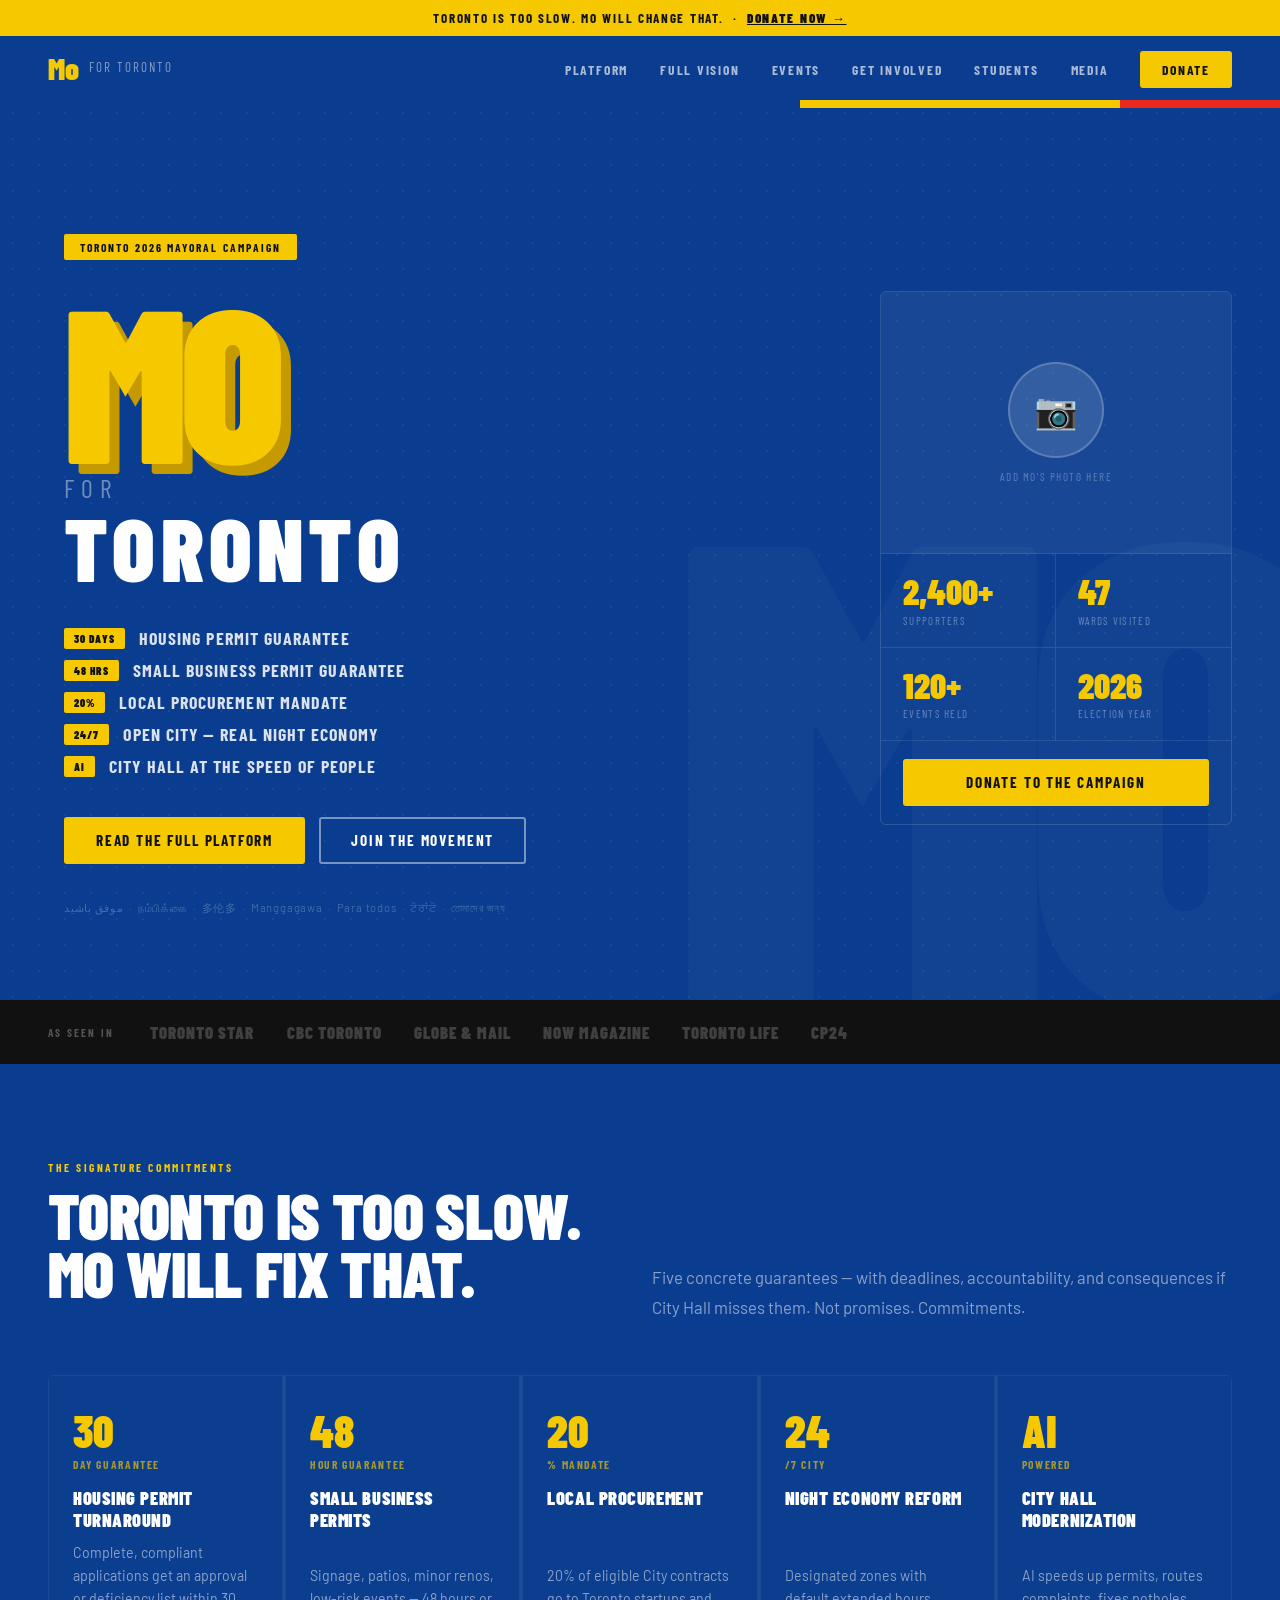
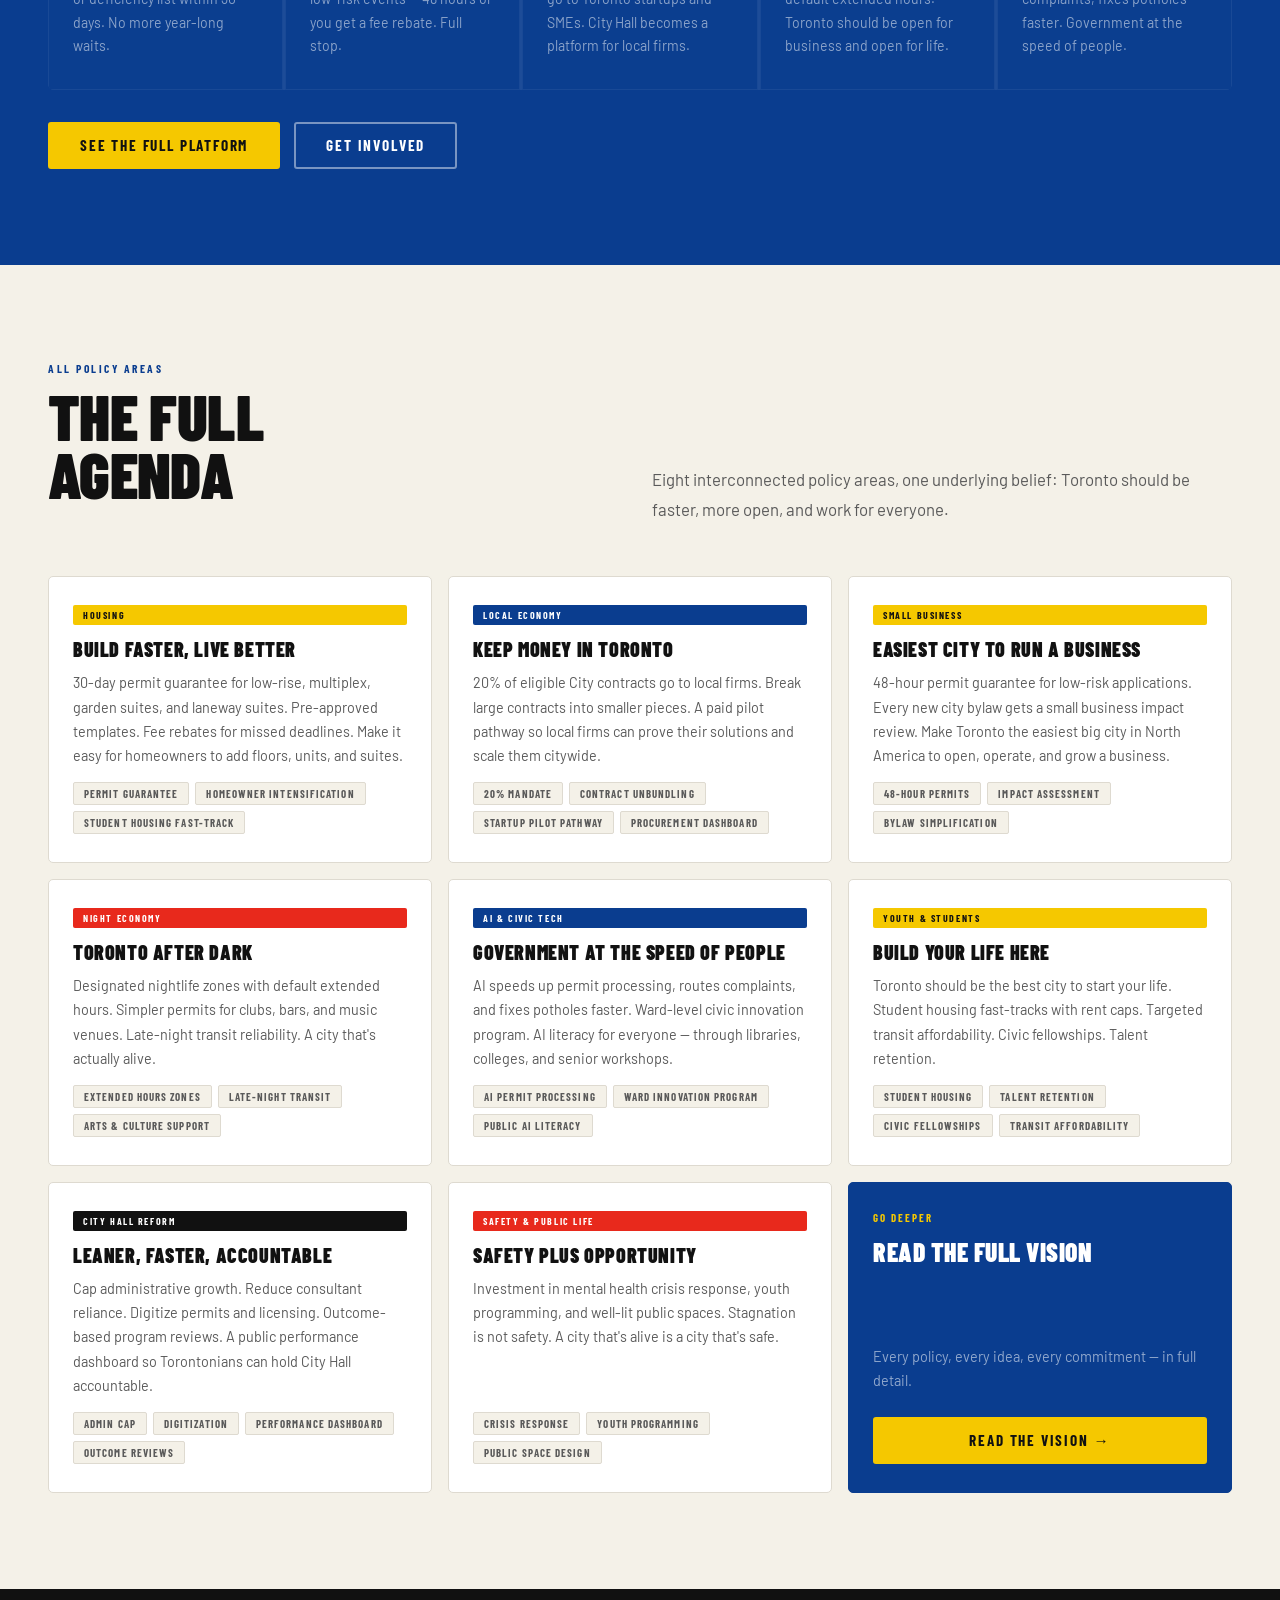
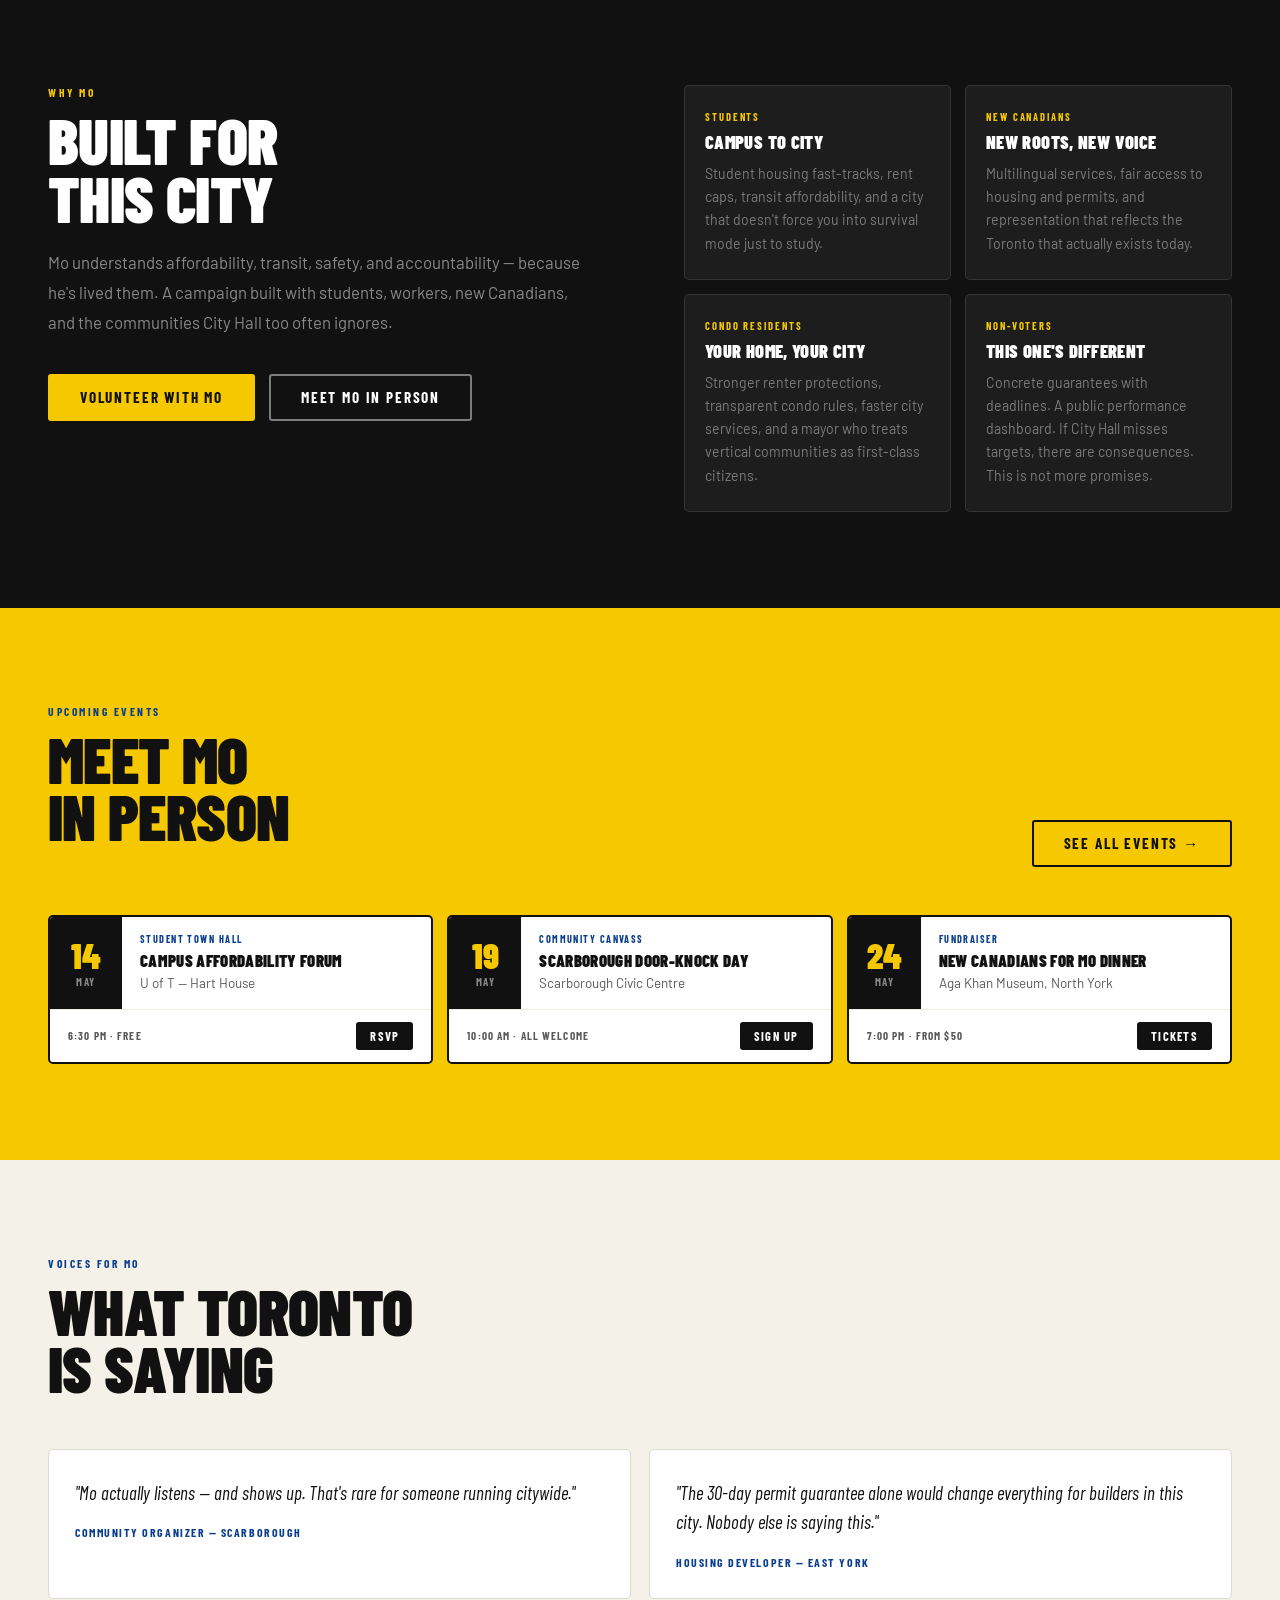
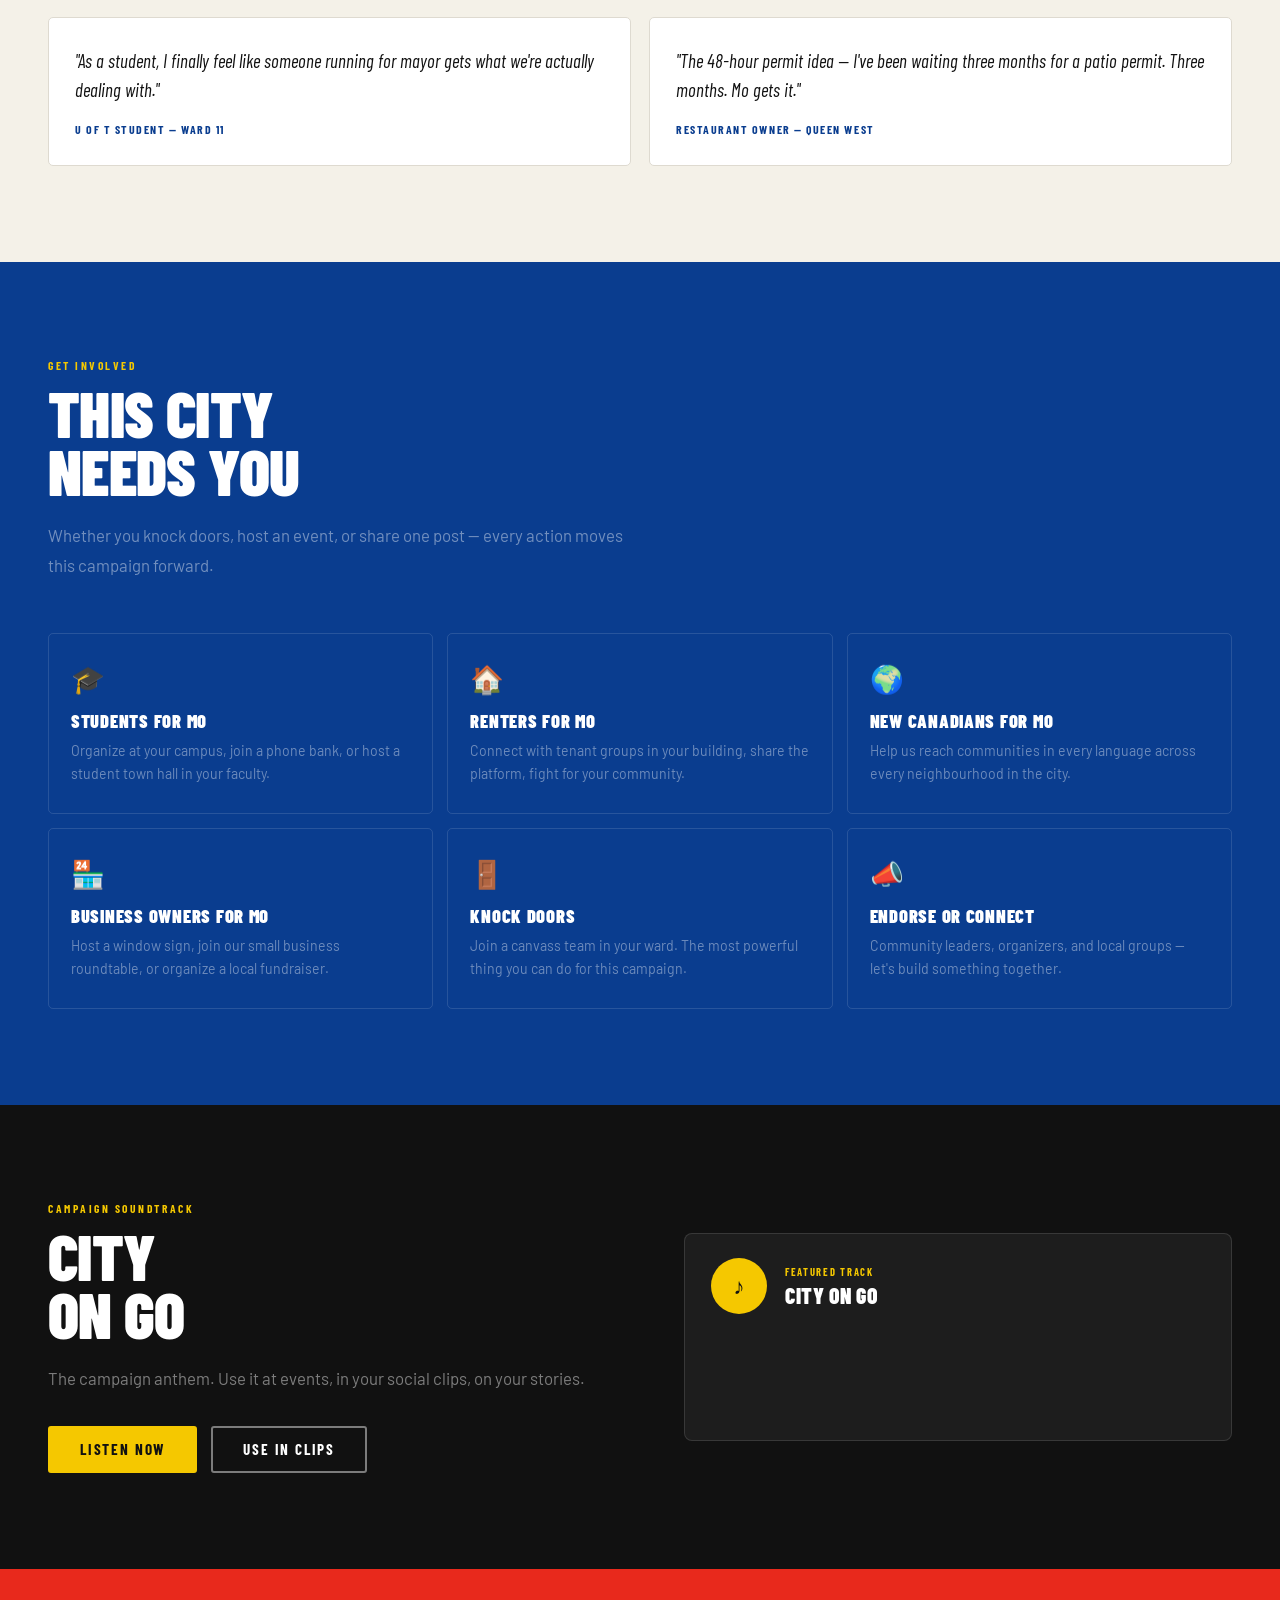
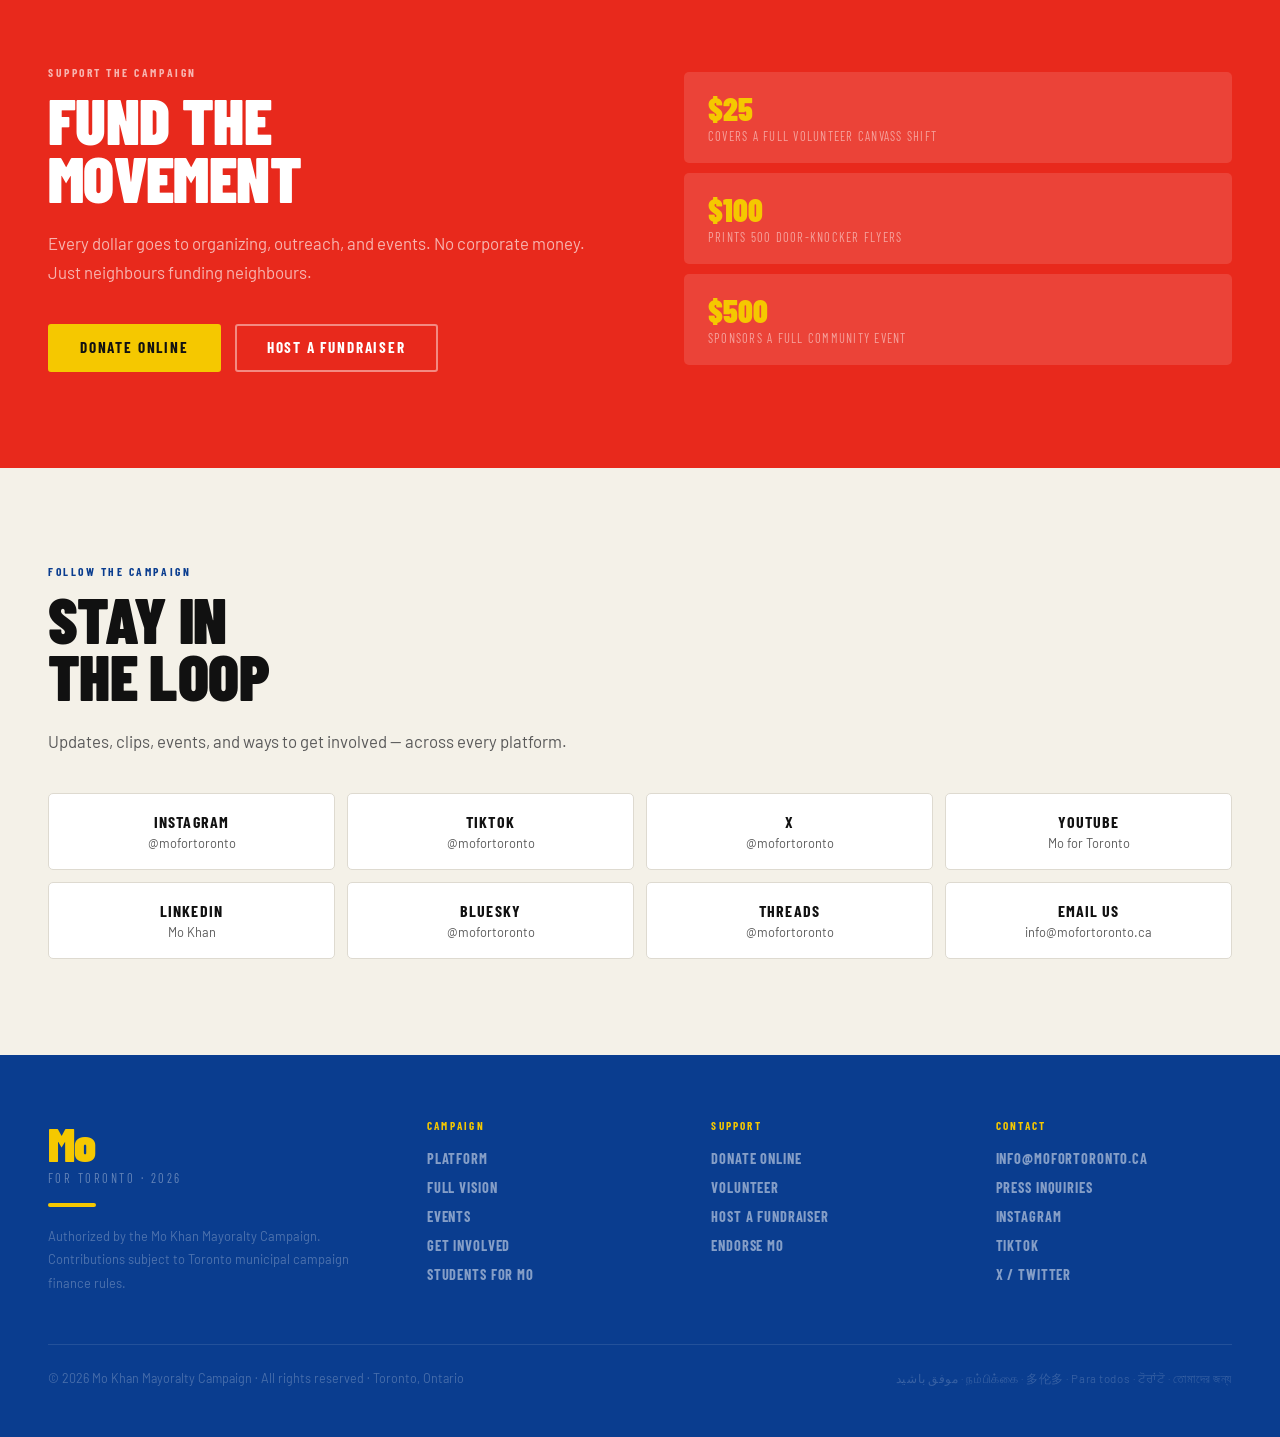
<file: index.html>
<!DOCTYPE html>
<html lang="en">
<head>
  <meta charset="UTF-8"/>
  <meta name="viewport" content="width=device-width, initial-scale=1.0"/>
  <title>Mo for Toronto — 2026 Mayoral Campaign</title>
  <meta name="description" content="Mo Khan is running for Mayor of Toronto in 2026. A platform built on speed, opportunity, and dignity — for students, new Canadians, small businesses, and everyone City Hall has left behind."/>
  <!-- Open Graph -->
  <meta property="og:title" content="Mo for Toronto — 2026 Mayoral Campaign"/>
  <meta property="og:description" content="30-day housing permits. 48-hour business permits. 20% local procurement. A 24/7 open city. Mo Khan for Mayor of Toronto 2026."/>
  <meta property="og:type" content="website"/>
  <meta property="og:url" content="https://mofortoronto.ca"/>
  <meta property="og:image" content="https://mofortoronto.ca/og-image.jpg"/>
  <meta name="twitter:card" content="summary_large_image"/>
  <meta name="twitter:site" content="@mofortoronto"/>
  <link rel="preconnect" href="https://fonts.googleapis.com">
  <link rel="preconnect" href="https://fonts.gstatic.com" crossorigin>
  <link href="https://fonts.googleapis.com/css2?family=Barlow+Condensed:ital,wght@0,400;0,700;0,900;1,900&family=Barlow:wght@400;500;700&display=swap" rel="stylesheet">
  <link rel="stylesheet" href="shared.css">
  <style>
    /* HERO */
    .hero{background:var(--blue);min-height:100vh;display:grid;grid-template-columns:1fr 400px;align-items:stretch;position:relative;overflow:hidden;}
    .hero::before{content:'';position:absolute;inset:0;background-image:radial-gradient(circle,rgba(255,255,255,.055) 1px,transparent 1px);background-size:26px 26px;pointer-events:none;z-index:0;}
    .hero-stripe{position:absolute;top:0;left:0;right:0;height:8px;display:flex;z-index:3;}
    .hero-bg-mo{position:absolute;bottom:-80px;right:-40px;font-family:'Barlow Condensed',sans-serif;font-weight:900;font-size:52vw;line-height:1;color:rgba(255,255,255,.03);pointer-events:none;user-select:none;letter-spacing:-.04em;z-index:1;}
    .hero-left{padding:96px 64px 80px;display:flex;flex-direction:column;justify-content:flex-end;position:relative;z-index:2;}
    .hero-right{display:flex;flex-direction:column;justify-content:center;padding:96px 48px 80px 0;position:relative;z-index:2;}
    .hero-tag{display:inline-block;background:var(--yellow);color:var(--black);font-family:'Barlow Condensed',sans-serif;font-weight:700;font-size:.72rem;letter-spacing:.18em;text-transform:uppercase;padding:6px 16px;border-radius:2px;margin-bottom:28px;width:fit-content;opacity:0;animation:riseIn .5s ease .1s forwards;}
    .hero-name-wrap{position:relative;display:inline-block;opacity:0;animation:riseIn .55s ease .25s forwards;}
    .hero-name-shadow{position:absolute;top:10px;left:10px;font-family:'Barlow Condensed',sans-serif;font-weight:900;font-size:clamp(110px,17vw,220px);line-height:.82;letter-spacing:-.03em;color:var(--yellow2);z-index:0;pointer-events:none;user-select:none;}
    .hero-name{position:relative;z-index:1;font-family:'Barlow Condensed',sans-serif;font-weight:900;font-size:clamp(110px,17vw,220px);line-height:.82;letter-spacing:-.03em;color:var(--yellow);display:block;}
    .hero-byline{opacity:0;animation:riseIn .55s ease .4s forwards;margin-top:6px;}
    .hero-for{font-family:'Barlow Condensed',sans-serif;font-weight:400;font-size:clamp(16px,2vw,28px);letter-spacing:.28em;text-transform:uppercase;color:rgba(255,255,255,.42);display:block;}
    .hero-toronto{font-family:'Barlow Condensed',sans-serif;font-weight:900;font-size:clamp(36px,7vw,88px);letter-spacing:.06em;text-transform:uppercase;color:white;display:block;line-height:1;}
    .hero-promises{margin-top:36px;display:flex;flex-direction:column;gap:10px;opacity:0;animation:riseIn .5s ease .55s forwards;}
    .hero-promise{display:flex;align-items:center;gap:14px;}
    .hp-badge{background:var(--yellow);color:var(--black);font-family:'Barlow Condensed',sans-serif;font-weight:900;font-size:.7rem;letter-spacing:.1em;text-transform:uppercase;padding:4px 10px;border-radius:2px;white-space:nowrap;flex-shrink:0;}
    .hp-text{font-family:'Barlow Condensed',sans-serif;font-weight:700;font-size:clamp(13px,1.4vw,18px);letter-spacing:.06em;text-transform:uppercase;color:rgba(255,255,255,.85);}
    .hero-btns{margin-top:40px;display:flex;gap:14px;flex-wrap:wrap;opacity:0;animation:riseIn .5s ease .7s forwards;}
    .hero-langs{margin-top:32px;font-size:.7rem;color:rgba(255,255,255,.24);letter-spacing:.07em;line-height:2.1;opacity:0;animation:riseIn .5s ease .85s forwards;}
    .hero-photo-block{opacity:0;animation:riseIn .6s ease .4s forwards;display:flex;flex-direction:column;border:1.5px solid rgba(255,255,255,.14);border-radius:6px;overflow:hidden;}
    .hero-photo{width:100%;aspect-ratio:4/3;background:rgba(255,255,255,.06);display:flex;align-items:center;justify-content:center;border-bottom:1.5px solid rgba(255,255,255,.1);}
    .hero-photo-circle{width:96px;height:96px;border-radius:50%;background:rgba(255,255,255,.12);border:2px solid rgba(255,255,255,.2);display:flex;align-items:center;justify-content:center;margin:0 auto 12px;font-size:2.2rem;}
    .hero-photo-lbl{font-family:'Barlow Condensed',sans-serif;font-size:.7rem;letter-spacing:.14em;text-transform:uppercase;color:rgba(255,255,255,.3);text-align:center;}
    .hero-stats{display:grid;grid-template-columns:1fr 1fr;}
    .hero-stat{padding:20px 22px;border-right:1.5px solid rgba(255,255,255,.1);border-bottom:1.5px solid rgba(255,255,255,.1);}
    .hero-stat:nth-child(even){border-right:none;}
    .hero-stat:nth-last-child(-n+2){border-bottom:none;}
    .hero-stat-num{font-family:'Barlow Condensed',sans-serif;font-weight:900;font-size:2.2rem;color:var(--yellow);line-height:1;display:block;}
    .hero-stat-lbl{font-family:'Barlow Condensed',sans-serif;font-size:.68rem;letter-spacing:.12em;text-transform:uppercase;color:rgba(255,255,255,.36);display:block;margin-top:4px;}
    .hero-stat-cta{grid-column:1/-1;padding:18px 22px;border-top:1.5px solid rgba(255,255,255,.1);}

    /* PRESS BAR */
    .press-bar{background:var(--black);padding:22px 48px;}
    .press-bar-inner{max-width:var(--max);margin:0 auto;display:flex;align-items:center;gap:36px;flex-wrap:wrap;}
    .press-lbl{font-family:'Barlow Condensed',sans-serif;font-weight:700;font-size:.7rem;letter-spacing:.2em;text-transform:uppercase;color:rgba(255,255,255,.28);white-space:nowrap;flex-shrink:0;}
    .press-logos{display:flex;align-items:center;gap:32px;flex-wrap:wrap;}
    .press-logo{font-family:'Barlow Condensed',sans-serif;font-weight:900;font-size:1.05rem;letter-spacing:.06em;text-transform:uppercase;color:rgba(255,255,255,.2);text-decoration:none;transition:color .15s;}
    .press-logo:hover{color:rgba(255,255,255,.5);}

    /* PLANKS */
    .planks-section{background:var(--blue);}
    .planks-section .eyebrow{color:var(--yellow);}
    .planks-section .section-title{color:white;}
    .planks-section .section-body{color:rgba(255,255,255,.52);}
    .planks-header{display:flex;justify-content:space-between;align-items:flex-end;flex-wrap:wrap;gap:28px;margin-bottom:52px;}
    .planks-grid{display:grid;grid-template-columns:repeat(5,1fr);gap:2px;background:rgba(255,255,255,.08);border-radius:6px;overflow:hidden;}
    .plank{background:rgba(10,61,143,.92);padding:32px 24px;transition:background .2s;border:1px solid rgba(255,255,255,.06);display:flex;flex-direction:column;}
    .plank:hover{background:rgba(255,255,255,.09);}
    .plank-guarantee{font-family:'Barlow Condensed',sans-serif;font-weight:900;font-size:2.8rem;color:var(--yellow);line-height:1;margin-bottom:4px;}
    .plank-unit{font-family:'Barlow Condensed',sans-serif;font-weight:700;font-size:.72rem;letter-spacing:.14em;text-transform:uppercase;color:var(--yellow);opacity:.65;margin-bottom:16px;}
    .plank-title{font-family:'Barlow Condensed',sans-serif;font-weight:900;font-size:1.15rem;letter-spacing:.03em;text-transform:uppercase;color:white;margin-bottom:10px;flex:1;}
    .plank-body{font-size:.88rem;line-height:1.65;color:rgba(255,255,255,.52);}

    /* PLATFORM GRID */
    .platform-section{background:var(--paper);}
    .platform-header{display:flex;justify-content:space-between;align-items:flex-end;flex-wrap:wrap;gap:28px;margin-bottom:52px;}
    .platform-grid{display:grid;grid-template-columns:repeat(3,1fr);gap:16px;}
    .p-card{background:white;border:1.5px solid #dedad0;border-radius:5px;padding:28px 24px;transition:border-color .15s,transform .12s;display:flex;flex-direction:column;}
    .p-card:hover{border-color:var(--blue);transform:translateY(-2px);}
    .p-tag{display:inline-block;font-family:'Barlow Condensed',sans-serif;font-weight:700;font-size:.62rem;letter-spacing:.16em;text-transform:uppercase;padding:4px 10px;border-radius:2px;margin-bottom:12px;}
    .p-tag.blue{background:var(--blue);color:white;}
    .p-tag.yellow{background:var(--yellow);color:var(--black);}
    .p-tag.red{background:var(--red);color:white;}
    .p-tag.dark{background:var(--black);color:white;}
    .p-title{font-family:'Barlow Condensed',sans-serif;font-weight:900;font-size:1.25rem;text-transform:uppercase;letter-spacing:.03em;margin-bottom:10px;}
    .p-body{font-size:.9rem;line-height:1.68;color:var(--muted);flex:1;}
    .p-pills{display:flex;flex-wrap:wrap;gap:6px;margin-top:14px;}
    .p-pill{font-family:'Barlow Condensed',sans-serif;font-weight:700;font-size:.68rem;letter-spacing:.1em;text-transform:uppercase;padding:4px 10px;border-radius:2px;background:var(--paper);color:var(--muted);border:1px solid #dedad0;}

    /* WHY MO */
    .why-section{background:var(--black);}
    .why-section .eyebrow{color:var(--yellow);}
    .why-layout{display:grid;grid-template-columns:1fr 1fr;gap:88px;align-items:start;}
    .why-grid{display:grid;grid-template-columns:1fr 1fr;gap:14px;}
    .w-card{background:rgba(255,255,255,.05);border:1.5px solid rgba(255,255,255,.1);border-radius:5px;padding:24px 20px;transition:border-color .15s;}
    .w-card:hover{border-color:var(--yellow);}
    .w-eyebrow{font-family:'Barlow Condensed',sans-serif;font-weight:700;font-size:.66rem;letter-spacing:.18em;text-transform:uppercase;color:var(--yellow);margin-bottom:8px;}
    .w-title{font-family:'Barlow Condensed',sans-serif;font-weight:900;font-size:1.15rem;text-transform:uppercase;letter-spacing:.02em;color:white;margin-bottom:9px;}
    .w-body{font-size:.88rem;line-height:1.65;color:rgba(255,255,255,.42);}

    /* EVENTS */
    .events-section{background:var(--yellow);}
    .events-section .eyebrow{color:var(--blue);}
    .events-section .section-title{color:var(--black);}
    .events-header{display:flex;justify-content:space-between;align-items:flex-end;flex-wrap:wrap;gap:24px;margin-bottom:48px;}
    .events-grid{display:grid;grid-template-columns:repeat(3,1fr);gap:14px;}
    .event-card{background:white;border:2px solid var(--black);border-radius:5px;overflow:hidden;transition:transform .15s;display:flex;flex-direction:column;}
    .event-card:hover{transform:translateY(-3px);}
    .event-top{display:flex;align-items:stretch;}
    .event-date{background:var(--black);padding:18px 16px;display:flex;flex-direction:column;align-items:center;justify-content:center;min-width:72px;flex-shrink:0;}
    .event-day{font-family:'Barlow Condensed',sans-serif;font-weight:900;font-size:2.2rem;color:var(--yellow);line-height:1;}
    .event-month{font-family:'Barlow Condensed',sans-serif;font-weight:700;font-size:.68rem;letter-spacing:.14em;text-transform:uppercase;color:rgba(255,255,255,.5);margin-top:2px;}
    .event-main{padding:16px 18px;flex:1;}
    .event-type{font-family:'Barlow Condensed',sans-serif;font-weight:700;font-size:.64rem;letter-spacing:.14em;text-transform:uppercase;color:var(--blue);margin-bottom:5px;}
    .event-title{font-family:'Barlow Condensed',sans-serif;font-weight:900;font-size:1.05rem;text-transform:uppercase;letter-spacing:.02em;color:var(--black);margin-bottom:4px;}
    .event-where{font-size:.84rem;color:var(--muted);line-height:1.4;}
    .event-footer{padding:12px 18px;border-top:1px solid #f0ede6;display:flex;justify-content:space-between;align-items:center;margin-top:auto;}
    .event-time{font-family:'Barlow Condensed',sans-serif;font-weight:700;font-size:.7rem;letter-spacing:.1em;text-transform:uppercase;color:var(--muted);}
    .event-rsvp{font-family:'Barlow Condensed',sans-serif;font-weight:700;font-size:.78rem;letter-spacing:.1em;text-transform:uppercase;padding:7px 14px;border-radius:3px;background:var(--black);color:white;text-decoration:none;transition:background .15s;}
    .event-rsvp:hover{background:var(--blue);}

    /* ENDORSEMENTS */
    .endorse-section{background:var(--paper);}
    .endorse-layout{display:grid;grid-template-columns:1fr 1fr;gap:18px;margin-top:52px;}
    .e-item{background:white;border:1.5px solid #dedad0;border-radius:5px;padding:28px 26px;transition:border-color .15s;}
    .e-item:hover{border-color:var(--blue);}
    .e-quote{font-family:'Barlow Condensed',sans-serif;font-style:italic;font-size:1.18rem;line-height:1.55;color:var(--black);margin-bottom:14px;}
    .e-who{font-family:'Barlow Condensed',sans-serif;font-weight:700;font-size:.74rem;letter-spacing:.13em;text-transform:uppercase;color:var(--blue);}

    /* INVOLVE */
    .involve-section{background:var(--blue);}
    .involve-section .eyebrow{color:var(--yellow);}
    .involve-section .section-title{color:white;}
    .involve-section .section-body{color:rgba(255,255,255,.42);}
    .involve-grid{display:grid;grid-template-columns:repeat(3,1fr);gap:14px;margin-top:52px;}
    .i-card{border:1.5px solid rgba(255,255,255,.12);border-radius:5px;padding:28px 22px;text-decoration:none;display:block;transition:border-color .15s,background .15s;}
    .i-card:hover{border-color:var(--yellow);background:rgba(245,200,0,.05);}
    .i-icon{font-size:1.7rem;margin-bottom:14px;display:block;}
    .i-title{font-family:'Barlow Condensed',sans-serif;font-weight:900;font-size:1.15rem;text-transform:uppercase;letter-spacing:.04em;color:white;margin-bottom:8px;}
    .i-body{font-size:.88rem;line-height:1.6;color:rgba(255,255,255,.4);}

    /* SOUND */
    .sound-section{background:var(--black);}
    .sound-section .eyebrow{color:var(--yellow);}
    .sound-section .section-title{color:white;}
    .sound-section .section-body{color:rgba(255,255,255,.45);}
    .sound-layout{display:grid;grid-template-columns:1fr 1fr;gap:88px;align-items:center;}
    .sound-card{background:rgba(255,255,255,.05);border:1.5px solid rgba(255,255,255,.12);border-radius:8px;overflow:hidden;}
    .sound-header{padding:24px 26px 18px;display:flex;align-items:center;gap:18px;}
    .sound-disc{width:56px;height:56px;border-radius:50%;background:var(--yellow);display:flex;align-items:center;justify-content:center;font-size:1.4rem;flex-shrink:0;animation:spin 8s linear infinite;}
    @keyframes spin{to{transform:rotate(360deg);}}
    .sound-lbl{font-family:'Barlow Condensed',sans-serif;font-weight:700;font-size:.66rem;letter-spacing:.16em;text-transform:uppercase;color:var(--yellow);margin-bottom:4px;}
    .sound-title-text{font-family:'Barlow Condensed',sans-serif;font-weight:900;font-size:1.35rem;text-transform:uppercase;color:white;letter-spacing:.03em;}
    .sound-embed{padding:0 18px 18px;}
    .sound-embed iframe{width:100%;border-radius:6px;border:0;display:block;}

    /* DONATE */
    .donate-section{background:var(--red);}
    .donate-section .eyebrow{color:rgba(255,255,255,.65);}
    .donate-section .section-title{color:white;}
    .donate-section .section-body{color:rgba(255,255,255,.65);}
    .donate-layout{display:grid;grid-template-columns:1fr 1fr;gap:88px;align-items:center;}
    .d-tier{background:rgba(255,255,255,.12);border-radius:5px;padding:20px 24px;margin-bottom:10px;}
    .d-tier:last-child{margin-bottom:0;}
    .d-amt{font-family:'Barlow Condensed',sans-serif;font-weight:900;font-size:2rem;color:var(--yellow);line-height:1;}
    .d-desc{font-family:'Barlow Condensed',sans-serif;font-size:.78rem;letter-spacing:.1em;text-transform:uppercase;color:rgba(255,255,255,.5);margin-top:5px;}

    /* SOCIAL */
    .social-section{background:var(--paper);}
    .social-grid{display:grid;grid-template-columns:repeat(4,1fr);gap:12px;margin-top:36px;}
    .s-link{display:block;text-decoration:none;background:white;border:1.5px solid #dedad0;border-radius:5px;padding:18px 16px;text-align:center;transition:border-color .15s,transform .12s;}
    .s-link:hover{border-color:var(--blue);transform:translateY(-2px);}
    .s-name{font-family:'Barlow Condensed',sans-serif;font-weight:700;font-size:1rem;letter-spacing:.07em;text-transform:uppercase;color:var(--black);display:block;}
    .s-handle{font-size:.8rem;color:var(--muted);margin-top:4px;display:block;}

    @media(max-width:1100px){.planks-grid{grid-template-columns:repeat(3,1fr);}}
    @media(max-width:1024px){
      .hero{grid-template-columns:1fr;min-height:auto;}
      .hero-right{display:none;}
      .hero-left{padding:80px 32px 56px;}
      .platform-grid,.events-grid{grid-template-columns:1fr 1fr;}
      .why-layout,.sound-layout,.donate-layout{grid-template-columns:1fr;gap:40px;}
      .endorse-layout{grid-template-columns:1fr;}
      .involve-grid{grid-template-columns:1fr 1fr;}
      .social-grid{grid-template-columns:repeat(2,1fr);}
      .press-bar{padding:20px 32px;}
    }
    @media(max-width:640px){
      .planks-grid,.platform-grid,.why-grid,.events-grid,.involve-grid{grid-template-columns:1fr;}
    }
  </style>
</head>
<body>

<div class="ann-bar">Toronto is too slow. Mo will change that. &nbsp;·&nbsp; <a href="donate.html" style="color:var(--black);font-weight:900;">Donate now →</a></div>

<nav class="site-nav">
  <a class="nav-logo" href="index.html">Mo <span>for Toronto</span></a>
  <ul class="nav-links">
    <li><a href="#platform">Platform</a></li>
    <li><a href="vision.html">Full vision</a></li>
    <li><a href="events.html">Events</a></li>
    <li><a href="involve.html">Get Involved</a></li>
    <li><a href="students.html">Students</a></li>
    <li><a href="media.html">Media</a></li>
    <li><a href="donate.html" class="nav-cta">Donate</a></li>
  </ul>
</nav>

<!-- HERO -->
<section class="hero">
  <div class="hero-stripe">
    <span style="background:#0A3D8F;flex:5;"></span>
    <span style="background:#F5C800;flex:2;"></span>
    <span style="background:#E8291C;flex:1;"></span>
  </div>
  <div class="hero-bg-mo" aria-hidden="true">MO</div>

  <div class="hero-left">
    <div class="hero-tag">Toronto 2026 Mayoral Campaign</div>
    <div class="hero-name-wrap">
      <span class="hero-name-shadow" aria-hidden="true">MO</span>
      <span class="hero-name">MO</span>
    </div>
    <div class="hero-byline">
      <span class="hero-for">for</span>
      <span class="hero-toronto">Toronto</span>
    </div>
    <div class="hero-promises">
      <div class="hero-promise"><span class="hp-badge">30 days</span><span class="hp-text">Housing permit guarantee</span></div>
      <div class="hero-promise"><span class="hp-badge">48 hrs</span><span class="hp-text">Small business permit guarantee</span></div>
      <div class="hero-promise"><span class="hp-badge">20%</span><span class="hp-text">Local procurement mandate</span></div>
      <div class="hero-promise"><span class="hp-badge">24/7</span><span class="hp-text">Open city — real night economy</span></div>
      <div class="hero-promise"><span class="hp-badge">AI</span><span class="hp-text">City Hall at the speed of people</span></div>
    </div>
    <div class="hero-btns">
      <a class="btn btn-yellow" href="vision.html">Read the full platform</a>
      <a class="btn btn-ghost" href="involve.html">Join the movement</a>
    </div>
    <div class="hero-langs">
      موفق باشید &nbsp;·&nbsp; நம்பிக்கை &nbsp;·&nbsp; 多伦多 &nbsp;·&nbsp;
      Manggagawa &nbsp;·&nbsp; Para todos &nbsp;·&nbsp; ਟੋਰਾਂਟੋ &nbsp;·&nbsp; তোমাদের জন্য
    </div>
  </div>

  <div class="hero-right">
    <div class="hero-photo-block">
      <div class="hero-photo">
        <div>
          <div class="hero-photo-circle">📷</div>
          <div class="hero-photo-lbl">Add Mo's photo here</div>
        </div>
      </div>
      <div class="hero-stats">
        <div class="hero-stat"><span class="hero-stat-num">2,400+</span><span class="hero-stat-lbl">Supporters</span></div>
        <div class="hero-stat"><span class="hero-stat-num">47</span><span class="hero-stat-lbl">Wards visited</span></div>
        <div class="hero-stat"><span class="hero-stat-num">120+</span><span class="hero-stat-lbl">Events held</span></div>
        <div class="hero-stat"><span class="hero-stat-num">2026</span><span class="hero-stat-lbl">Election year</span></div>
      </div>
      <div class="hero-stat-cta">
        <a class="btn btn-yellow" href="donate.html" style="width:100%;text-align:center;display:block;">Donate to the campaign</a>
      </div>
    </div>
  </div>
</section>

<!-- PRESS BAR -->
<div class="press-bar">
  <div class="press-bar-inner">
    <div class="press-lbl">As seen in</div>
    <div class="press-logos">
      <a class="press-logo" href="media.html">Toronto Star</a>
      <a class="press-logo" href="media.html">CBC Toronto</a>
      <a class="press-logo" href="media.html">Globe & Mail</a>
      <a class="press-logo" href="media.html">NOW Magazine</a>
      <a class="press-logo" href="media.html">Toronto Life</a>
      <a class="press-logo" href="media.html">CP24</a>
    </div>
  </div>
</div>

<!-- SIGNATURE PLANKS -->
<section class="section planks-section" id="platform">
  <div class="section-inner">
    <div class="planks-header">
      <div>
        <span class="eyebrow">The signature commitments</span>
        <h2 class="section-title">Toronto is too slow.<br>Mo will fix that.</h2>
      </div>
      <p class="section-body">Five concrete guarantees — with deadlines, accountability, and consequences if City Hall misses them. Not promises. Commitments.</p>
    </div>
    <div class="planks-grid">
      <div class="plank"><div class="plank-guarantee">30</div><div class="plank-unit">Day guarantee</div><div class="plank-title">Housing permit turnaround</div><p class="plank-body">Complete, compliant applications get an approval or deficiency list within 30 days. No more year-long waits.</p></div>
      <div class="plank"><div class="plank-guarantee">48</div><div class="plank-unit">Hour guarantee</div><div class="plank-title">Small business permits</div><p class="plank-body">Signage, patios, minor renos, low-risk events — 48 hours or you get a fee rebate. Full stop.</p></div>
      <div class="plank"><div class="plank-guarantee">20</div><div class="plank-unit">% mandate</div><div class="plank-title">Local procurement</div><p class="plank-body">20% of eligible City contracts go to Toronto startups and SMEs. City Hall becomes a platform for local firms.</p></div>
      <div class="plank"><div class="plank-guarantee">24</div><div class="plank-unit">/7 city</div><div class="plank-title">Night economy reform</div><p class="plank-body">Designated zones with default extended hours. Toronto should be open for business and open for life.</p></div>
      <div class="plank"><div class="plank-guarantee">AI</div><div class="plank-unit">Powered</div><div class="plank-title">City Hall modernization</div><p class="plank-body">AI speeds up permits, routes complaints, fixes potholes faster. Government at the speed of people.</p></div>
    </div>
    <div style="margin-top:32px;display:flex;gap:14px;flex-wrap:wrap;">
      <a class="btn btn-yellow" href="vision.html">See the full platform</a>
      <a class="btn btn-ghost" href="involve.html">Get involved</a>
    </div>
  </div>
</section>

<!-- FULL POLICY AREAS -->
<section class="section platform-section">
  <div class="section-inner">
    <div class="platform-header">
      <div>
        <span class="eyebrow">All policy areas</span>
        <h2 class="section-title">The full<br>agenda</h2>
      </div>
      <p class="section-body">Eight interconnected policy areas, one underlying belief: Toronto should be faster, more open, and work for everyone.</p>
    </div>
    <div class="platform-grid">
      <div class="p-card"><div class="p-tag yellow">Housing</div><div class="p-title">Build faster, live better</div><p class="p-body">30-day permit guarantee for low-rise, multiplex, garden suites, and laneway suites. Pre-approved templates. Fee rebates for missed deadlines. Make it easy for homeowners to add floors, units, and suites.</p><div class="p-pills"><span class="p-pill">Permit guarantee</span><span class="p-pill">Homeowner intensification</span><span class="p-pill">Student housing fast-track</span></div></div>
      <div class="p-card"><div class="p-tag blue">Local economy</div><div class="p-title">Keep money in Toronto</div><p class="p-body">20% of eligible City contracts go to local firms. Break large contracts into smaller pieces. A paid pilot pathway so local firms can prove their solutions and scale them citywide.</p><div class="p-pills"><span class="p-pill">20% mandate</span><span class="p-pill">Contract unbundling</span><span class="p-pill">Startup pilot pathway</span><span class="p-pill">Procurement dashboard</span></div></div>
      <div class="p-card"><div class="p-tag yellow">Small business</div><div class="p-title">Easiest city to run a business</div><p class="p-body">48-hour permit guarantee for low-risk applications. Every new city bylaw gets a small business impact review. Make Toronto the easiest big city in North America to open, operate, and grow a business.</p><div class="p-pills"><span class="p-pill">48-hour permits</span><span class="p-pill">Impact assessment</span><span class="p-pill">Bylaw simplification</span></div></div>
      <div class="p-card"><div class="p-tag red">Night economy</div><div class="p-title">Toronto After Dark</div><p class="p-body">Designated nightlife zones with default extended hours. Simpler permits for clubs, bars, and music venues. Late-night transit reliability. A city that's actually alive.</p><div class="p-pills"><span class="p-pill">Extended hours zones</span><span class="p-pill">Late-night transit</span><span class="p-pill">Arts & culture support</span></div></div>
      <div class="p-card"><div class="p-tag blue">AI & civic tech</div><div class="p-title">Government at the speed of people</div><p class="p-body">AI speeds up permit processing, routes complaints, and fixes potholes faster. Ward-level civic innovation program. AI literacy for everyone — through libraries, colleges, and senior workshops.</p><div class="p-pills"><span class="p-pill">AI permit processing</span><span class="p-pill">Ward innovation program</span><span class="p-pill">Public AI literacy</span></div></div>
      <div class="p-card"><div class="p-tag yellow">Youth & students</div><div class="p-title">Build your life here</div><p class="p-body">Toronto should be the best city to start your life. Student housing fast-tracks with rent caps. Targeted transit affordability. Civic fellowships. Talent retention.</p><div class="p-pills"><span class="p-pill">Student housing</span><span class="p-pill">Talent retention</span><span class="p-pill">Civic fellowships</span><span class="p-pill">Transit affordability</span></div></div>
      <div class="p-card"><div class="p-tag dark">City Hall reform</div><div class="p-title">Leaner, faster, accountable</div><p class="p-body">Cap administrative growth. Reduce consultant reliance. Digitize permits and licensing. Outcome-based program reviews. A public performance dashboard so Torontonians can hold City Hall accountable.</p><div class="p-pills"><span class="p-pill">Admin cap</span><span class="p-pill">Digitization</span><span class="p-pill">Performance dashboard</span><span class="p-pill">Outcome reviews</span></div></div>
      <div class="p-card"><div class="p-tag red">Safety & public life</div><div class="p-title">Safety plus opportunity</div><p class="p-body">Investment in mental health crisis response, youth programming, and well-lit public spaces. Stagnation is not safety. A city that's alive is a city that's safe.</p><div class="p-pills"><span class="p-pill">Crisis response</span><span class="p-pill">Youth programming</span><span class="p-pill">Public space design</span></div></div>
      <div class="p-card" style="background:var(--blue);border-color:var(--blue);">
        <div style="font-family:'Barlow Condensed',sans-serif;font-weight:700;font-size:.68rem;letter-spacing:.18em;text-transform:uppercase;color:var(--yellow);margin-bottom:12px;">Go deeper</div>
        <div style="font-family:'Barlow Condensed',sans-serif;font-weight:900;font-size:1.6rem;text-transform:uppercase;color:white;margin-bottom:14px;letter-spacing:.02em;flex:1;">Read the full vision</div>
        <p style="font-size:.9rem;line-height:1.65;color:rgba(255,255,255,.55);margin-bottom:24px;">Every policy, every idea, every commitment — in full detail.</p>
        <a class="btn btn-yellow" href="vision.html" style="display:block;text-align:center;">Read the vision →</a>
      </div>
    </div>
  </div>
</section>

<!-- WHY MO -->
<section class="section why-section">
  <div class="section-inner">
    <div class="why-layout">
      <div>
        <span class="eyebrow" style="color:var(--yellow);">Why Mo</span>
        <h2 class="section-title" style="color:white;">Built for<br>this city</h2>
        <p class="section-body" style="color:rgba(255,255,255,.5);">Mo understands affordability, transit, safety, and accountability — because he's lived them. A campaign built with students, workers, new Canadians, and the communities City Hall too often ignores.</p>
        <div style="margin-top:36px;display:flex;gap:14px;flex-wrap:wrap;">
          <a class="btn btn-yellow" href="involve.html">Volunteer with Mo</a>
          <a class="btn btn-ghost" href="events.html">Meet Mo in person</a>
        </div>
      </div>
      <div class="why-grid">
        <div class="w-card"><div class="w-eyebrow">Students</div><div class="w-title">Campus to city</div><p class="w-body">Student housing fast-tracks, rent caps, transit affordability, and a city that doesn't force you into survival mode just to study.</p></div>
        <div class="w-card"><div class="w-eyebrow">New Canadians</div><div class="w-title">New roots, new voice</div><p class="w-body">Multilingual services, fair access to housing and permits, and representation that reflects the Toronto that actually exists today.</p></div>
        <div class="w-card"><div class="w-eyebrow">Condo residents</div><div class="w-title">Your home, your city</div><p class="w-body">Stronger renter protections, transparent condo rules, faster city services, and a mayor who treats vertical communities as first-class citizens.</p></div>
        <div class="w-card"><div class="w-eyebrow">Non-voters</div><div class="w-title">This one's different</div><p class="w-body">Concrete guarantees with deadlines. A public performance dashboard. If City Hall misses targets, there are consequences. This is not more promises.</p></div>
      </div>
    </div>
  </div>
</section>

<!-- EVENTS PREVIEW -->
<section class="section events-section" id="events">
  <div class="section-inner">
    <div class="events-header">
      <div>
        <span class="eyebrow">Upcoming events</span>
        <h2 class="section-title">Meet Mo<br>in person</h2>
      </div>
      <a class="btn btn-outline" href="events.html">See all events →</a>
    </div>
    <div class="events-grid">
      <div class="event-card">
        <div class="event-top">
          <div class="event-date"><div class="event-day">14</div><div class="event-month">May</div></div>
          <div class="event-main"><div class="event-type">Student town hall</div><div class="event-title">Campus affordability forum</div><div class="event-where">U of T — Hart House</div></div>
        </div>
        <div class="event-footer"><span class="event-time">6:30 PM · Free</span><a class="event-rsvp" href="events.html">RSVP</a></div>
      </div>
      <div class="event-card">
        <div class="event-top">
          <div class="event-date"><div class="event-day">19</div><div class="event-month">May</div></div>
          <div class="event-main"><div class="event-type">Community canvass</div><div class="event-title">Scarborough door-knock day</div><div class="event-where">Scarborough Civic Centre</div></div>
        </div>
        <div class="event-footer"><span class="event-time">10:00 AM · All welcome</span><a class="event-rsvp" href="events.html">Sign up</a></div>
      </div>
      <div class="event-card">
        <div class="event-top">
          <div class="event-date"><div class="event-day">24</div><div class="event-month">May</div></div>
          <div class="event-main"><div class="event-type">Fundraiser</div><div class="event-title">New Canadians for Mo dinner</div><div class="event-where">Aga Khan Museum, North York</div></div>
        </div>
        <div class="event-footer"><span class="event-time">7:00 PM · From $50</span><a class="event-rsvp" href="events.html">Tickets</a></div>
      </div>
    </div>
  </div>
</section>

<!-- ENDORSEMENTS -->
<section class="section endorse-section">
  <div class="section-inner">
    <span class="eyebrow">Voices for Mo</span>
    <h2 class="section-title">What Toronto<br>is saying</h2>
    <div class="endorse-layout">
      <div class="e-item"><p class="e-quote">"Mo actually listens — and shows up. That's rare for someone running citywide."</p><span class="e-who">Community organizer — Scarborough</span></div>
      <div class="e-item"><p class="e-quote">"The 30-day permit guarantee alone would change everything for builders in this city. Nobody else is saying this."</p><span class="e-who">Housing developer — East York</span></div>
      <div class="e-item"><p class="e-quote">"As a student, I finally feel like someone running for mayor gets what we're actually dealing with."</p><span class="e-who">U of T student — Ward 11</span></div>
      <div class="e-item"><p class="e-quote">"The 48-hour permit idea — I've been waiting three months for a patio permit. Three months. Mo gets it."</p><span class="e-who">Restaurant owner — Queen West</span></div>
    </div>
  </div>
</section>

<!-- GET INVOLVED -->
<section class="section involve-section" id="involve">
  <div class="section-inner">
    <span class="eyebrow" style="color:var(--yellow);">Get involved</span>
    <h2 class="section-title" style="color:white;">This city<br>needs you</h2>
    <p class="section-body" style="color:rgba(255,255,255,.42);">Whether you knock doors, host an event, or share one post — every action moves this campaign forward.</p>
    <div class="involve-grid">
      <a class="i-card" href="students.html"><span class="i-icon">🎓</span><div class="i-title">Students for Mo</div><p class="i-body">Organize at your campus, join a phone bank, or host a student town hall in your faculty.</p></a>
      <a class="i-card" href="involve.html"><span class="i-icon">🏠</span><div class="i-title">Renters for Mo</div><p class="i-body">Connect with tenant groups in your building, share the platform, fight for your community.</p></a>
      <a class="i-card" href="involve.html"><span class="i-icon">🌍</span><div class="i-title">New Canadians for Mo</div><p class="i-body">Help us reach communities in every language across every neighbourhood in the city.</p></a>
      <a class="i-card" href="involve.html"><span class="i-icon">🏪</span><div class="i-title">Business owners for Mo</div><p class="i-body">Host a window sign, join our small business roundtable, or organize a local fundraiser.</p></a>
      <a class="i-card" href="involve.html"><span class="i-icon">🚪</span><div class="i-title">Knock doors</div><p class="i-body">Join a canvass team in your ward. The most powerful thing you can do for this campaign.</p></a>
      <a class="i-card" href="involve.html"><span class="i-icon">📣</span><div class="i-title">Endorse or connect</div><p class="i-body">Community leaders, organizers, and local groups — let's build something together.</p></a>
    </div>
  </div>
</section>

<!-- SOUNDTRACK -->
<section class="section sound-section">
  <div class="section-inner">
    <div class="sound-layout">
      <div>
        <span class="eyebrow" style="color:var(--yellow);">Campaign soundtrack</span>
        <h2 class="section-title" style="color:white;">City<br>on Go</h2>
        <p class="section-body" style="color:rgba(255,255,255,.45);">The campaign anthem. Use it at events, in your social clips, on your stories.</p>
        <div style="margin-top:32px;display:flex;gap:14px;flex-wrap:wrap;">
          <a class="btn btn-yellow" href="https://drive.google.com/file/d/1ruCtHaLHbL-SOkNnWkQ3U0mrbdl4f8nu/view?usp=sharing" target="_blank" rel="noopener">Listen now</a>
          <a class="btn btn-ghost" href="media.html">Use in clips</a>
        </div>
      </div>
      <div class="sound-card">
        <div class="sound-header">
          <div class="sound-disc">♪</div>
          <div><div class="sound-lbl">Featured track</div><div class="sound-title-text">City on Go</div></div>
        </div>
        <div class="sound-embed">
          <iframe src="https://drive.google.com/file/d/1ruCtHaLHbL-SOkNnWkQ3U0mrbdl4f8nu/preview" height="90" allow="autoplay"></iframe>
        </div>
      </div>
    </div>
  </div>
</section>

<!-- DONATE -->
<section class="section donate-section" id="donate">
  <div class="section-inner">
    <div class="donate-layout">
      <div>
        <span class="eyebrow">Support the campaign</span>
        <h2 class="section-title">Fund the<br>movement</h2>
        <p class="section-body">Every dollar goes to organizing, outreach, and events. No corporate money. Just neighbours funding neighbours.</p>
        <div style="margin-top:36px;display:flex;gap:14px;flex-wrap:wrap;">
          <a class="btn btn-yellow" href="donate.html">Donate online</a>
          <a class="btn btn-ghost" href="involve.html">Host a fundraiser</a>
        </div>
      </div>
      <div>
        <div class="d-tier"><div class="d-amt">$25</div><div class="d-desc">Covers a full volunteer canvass shift</div></div>
        <div class="d-tier"><div class="d-amt">$100</div><div class="d-desc">Prints 500 door-knocker flyers</div></div>
        <div class="d-tier"><div class="d-amt">$500</div><div class="d-desc">Sponsors a full community event</div></div>
      </div>
    </div>
  </div>
</section>

<!-- SOCIAL -->
<section class="section social-section">
  <div class="section-inner">
    <span class="eyebrow">Follow the campaign</span>
    <h2 class="section-title">Stay in<br>the loop</h2>
    <p class="section-body">Updates, clips, events, and ways to get involved — across every platform.</p>
    <div class="social-grid">
      <a class="s-link" href="#"><span class="s-name">Instagram</span><span class="s-handle">@mofortoronto</span></a>
      <a class="s-link" href="#"><span class="s-name">TikTok</span><span class="s-handle">@mofortoronto</span></a>
      <a class="s-link" href="#"><span class="s-name">X</span><span class="s-handle">@mofortoronto</span></a>
      <a class="s-link" href="#"><span class="s-name">YouTube</span><span class="s-handle">Mo for Toronto</span></a>
      <a class="s-link" href="#"><span class="s-name">LinkedIn</span><span class="s-handle">Mo Khan</span></a>
      <a class="s-link" href="#"><span class="s-name">Bluesky</span><span class="s-handle">@mofortoronto</span></a>
      <a class="s-link" href="#"><span class="s-name">Threads</span><span class="s-handle">@mofortoronto</span></a>
      <a class="s-link" href="mailto:info@mofortoronto.ca"><span class="s-name">Email us</span><span class="s-handle">info@mofortoronto.ca</span></a>
    </div>
  </div>
</section>

<!-- SHARED FOOTER -->
<footer class="site-footer">
  <div class="site-footer-inner">
    <div class="site-footer-top">
      <div class="footer-brand">
        <span class="f-logo">Mo</span>
        <span class="f-sub">for Toronto · 2026</span>
        <div class="f-bar"></div>
        <p class="f-note">Authorized by the Mo Khan Mayoralty Campaign.<br>Contributions subject to Toronto municipal campaign finance rules.</p>
      </div>
      <div>
        <div class="footer-col-title">Campaign</div>
        <ul class="footer-links">
          <li><a href="#platform">Platform</a></li>
          <li><a href="vision.html">Full vision</a></li>
          <li><a href="events.html">Events</a></li>
          <li><a href="involve.html">Get involved</a></li>
          <li><a href="students.html">Students for Mo</a></li>
        </ul>
      </div>
      <div>
        <div class="footer-col-title">Support</div>
        <ul class="footer-links">
          <li><a href="donate.html">Donate online</a></li>
          <li><a href="involve.html">Volunteer</a></li>
          <li><a href="involve.html">Host a fundraiser</a></li>
          <li><a href="involve.html">Endorse Mo</a></li>
        </ul>
      </div>
      <div>
        <div class="footer-col-title">Contact</div>
        <ul class="footer-links">
          <li><a href="mailto:info@mofortoronto.ca">info@mofortoronto.ca</a></li>
          <li><a href="media.html">Press inquiries</a></li>
          <li><a href="#">Instagram</a></li>
          <li><a href="#">TikTok</a></li>
          <li><a href="#">X / Twitter</a></li>
        </ul>
      </div>
    </div>
    <div class="site-footer-bottom">
      <span class="footer-bottom-note">© 2026 Mo Khan Mayoralty Campaign · All rights reserved · Toronto, Ontario</span>
      <span class="footer-langs">موفق باشید · நம்பிக்கை · 多伦多 · Para todos · ਟੋਰਾਂਟੋ · তোমাদের জন্য</span>
    </div>
  </div>
</footer>

</body>
</html>
</file>
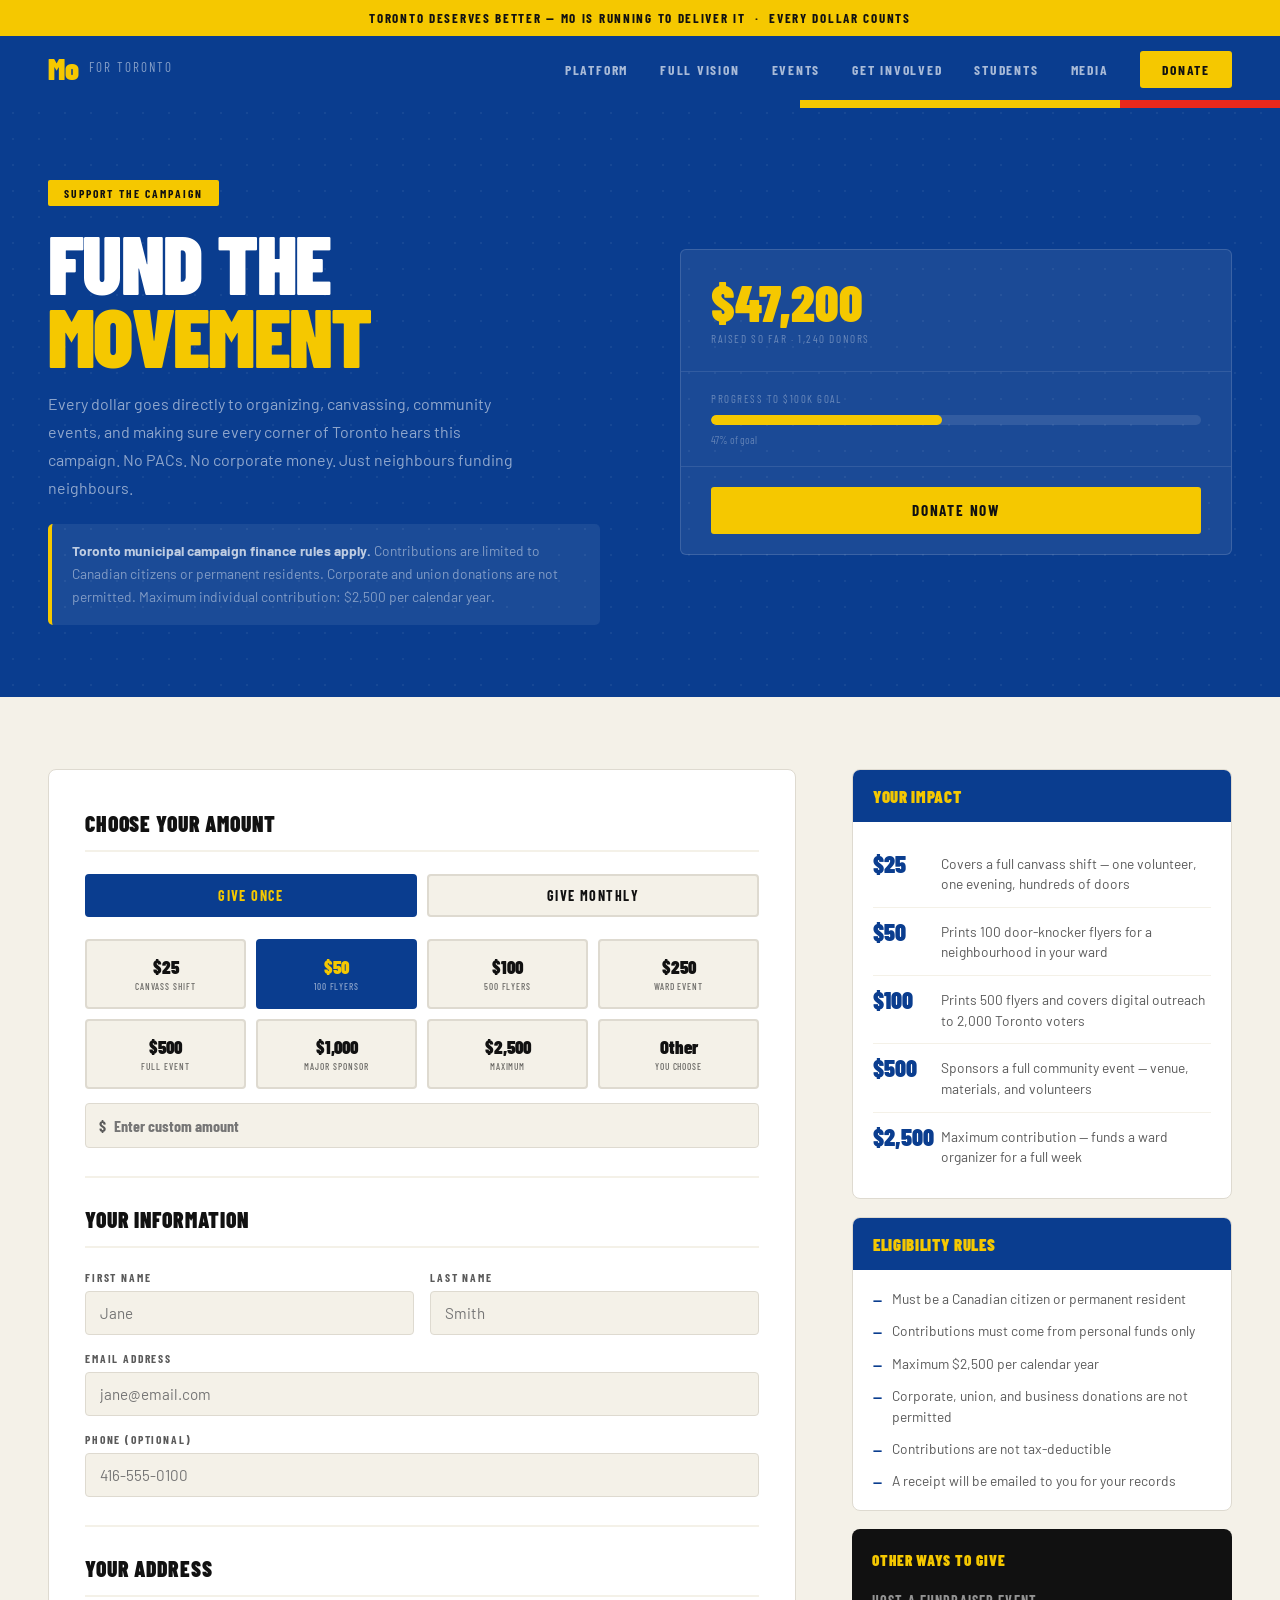
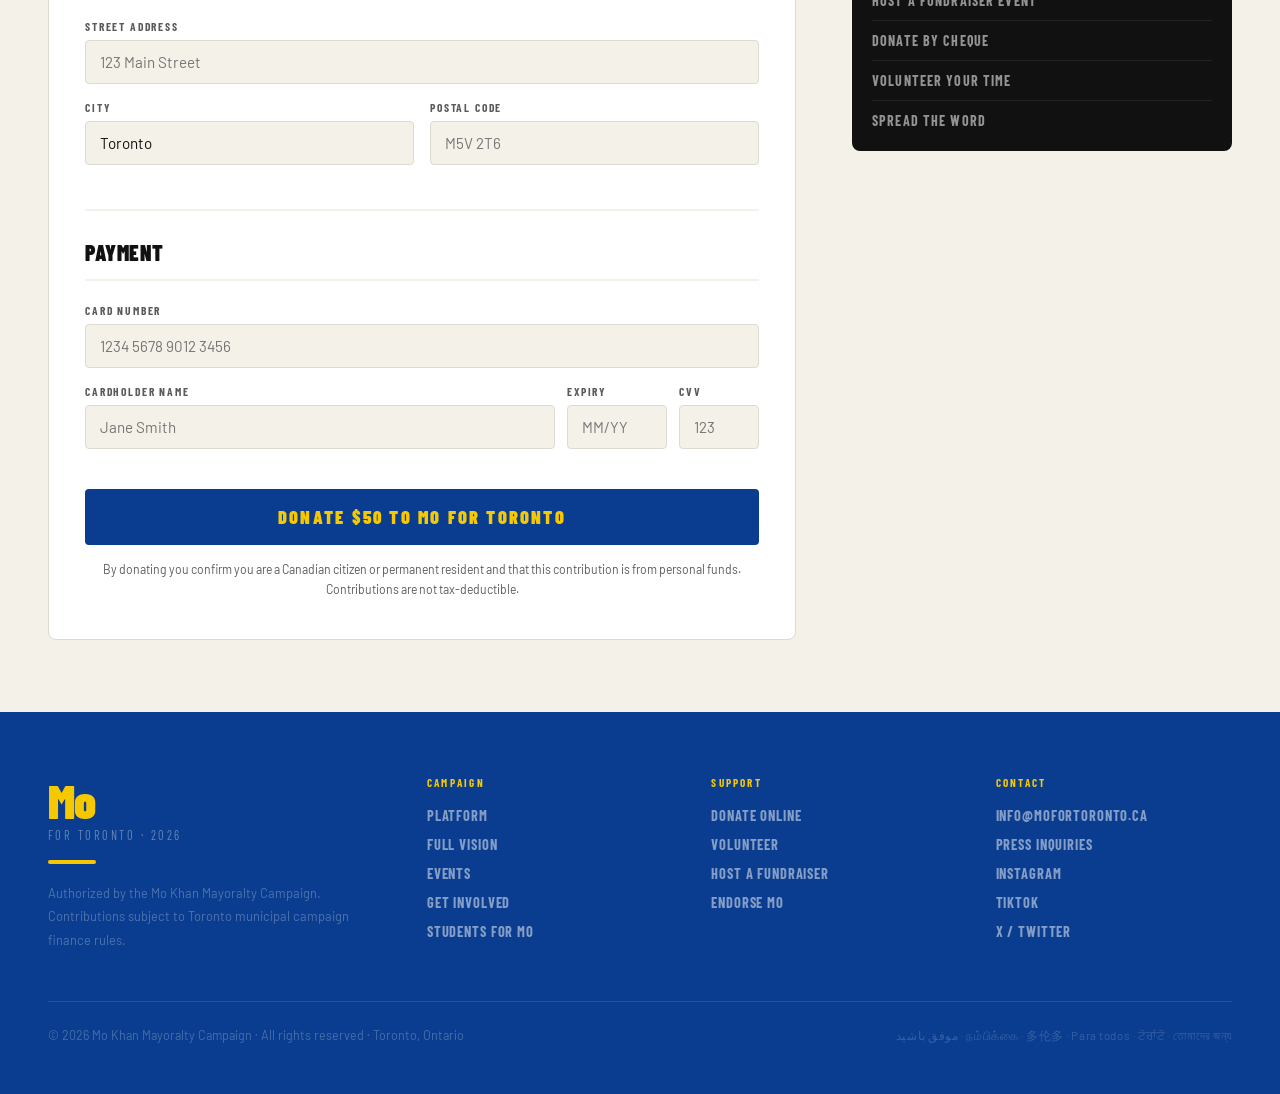
<file: donate.html>
<!DOCTYPE html>
<html lang="en">
<head>
  <meta charset="UTF-8"/><meta name="viewport" content="width=device-width, initial-scale=1.0"/>
  <title>Donate — Mo for Toronto</title>
  <meta name="description" content="Donate to the Mo Khan for Mayor campaign. Every dollar funds organizing, canvassing, and community events across Toronto."/>
  <link rel="preconnect" href="https://fonts.googleapis.com">
  <link rel="preconnect" href="https://fonts.gstatic.com" crossorigin>
  <link href="https://fonts.googleapis.com/css2?family=Barlow+Condensed:ital,wght@0,400;0,700;0,900;1,900&family=Barlow:wght@400;500;700&display=swap" rel="stylesheet">
  <link rel="stylesheet" href="shared.css">
  <style>
    .d-hero{background:var(--blue);padding:80px 48px 72px;position:relative;overflow:hidden;}
    .d-hero::before{content:'';position:absolute;inset:0;background-image:radial-gradient(circle,rgba(255,255,255,.055) 1px,transparent 1px);background-size:26px 26px;pointer-events:none;}
    .d-hero-stripe{position:absolute;top:0;left:0;right:0;height:8px;display:flex;}
    .d-hero-inner{max-width:var(--max);margin:0 auto;display:grid;grid-template-columns:1fr 1fr;gap:80px;align-items:center;position:relative;z-index:2;}
    .d-tag{display:inline-block;background:var(--yellow);color:var(--black);font-family:'Barlow Condensed',sans-serif;font-weight:700;font-size:.72rem;letter-spacing:.18em;text-transform:uppercase;padding:6px 16px;border-radius:2px;margin-bottom:20px;}
    .d-title{font-family:'Barlow Condensed',sans-serif;font-weight:900;font-size:clamp(52px,6.5vw,88px);line-height:.88;letter-spacing:-.02em;text-transform:uppercase;color:white;margin-bottom:18px;}
    .d-title span{color:var(--yellow);}
    .d-body{font-size:1rem;line-height:1.75;color:rgba(255,255,255,.55);max-width:480px;}
    .d-rules{margin-top:22px;padding:16px 20px;background:rgba(255,255,255,.07);border-radius:5px;border-left:4px solid var(--yellow);}
    .d-rules p{font-size:.86rem;line-height:1.65;color:rgba(255,255,255,.45);}
    .d-rules strong{color:rgba(255,255,255,.72);font-weight:700;}
    .d-progress{background:rgba(255,255,255,.07);border:1.5px solid rgba(255,255,255,.14);border-radius:6px;overflow:hidden;}
    .d-prog-top{padding:26px 30px;border-bottom:1.5px solid rgba(255,255,255,.1);}
    .d-raised{font-family:'Barlow Condensed',sans-serif;font-weight:900;font-size:3.2rem;color:var(--yellow);line-height:1;display:block;}
    .d-raised-lbl{font-family:'Barlow Condensed',sans-serif;font-size:.7rem;letter-spacing:.14em;text-transform:uppercase;color:rgba(255,255,255,.35);display:block;margin-top:5px;}
    .d-prog-bar-wrap{padding:20px 30px;border-bottom:1.5px solid rgba(255,255,255,.1);}
    .d-prog-lbl{font-family:'Barlow Condensed',sans-serif;font-size:.68rem;letter-spacing:.14em;text-transform:uppercase;color:rgba(255,255,255,.35);margin-bottom:10px;}
    .d-bar-bg{height:10px;background:rgba(255,255,255,.1);border-radius:999px;overflow:hidden;}
    .d-bar-fill{height:100%;width:47.2%;background:var(--yellow);border-radius:999px;}
    .d-prog-meta{font-family:'Barlow Condensed',sans-serif;font-size:.7rem;color:rgba(255,255,255,.3);margin-top:8px;}
    .d-prog-btns{padding:20px 30px;}
    .d-form-section{padding:72px 48px;}
    .d-form-inner{max-width:var(--max);margin:0 auto;display:grid;grid-template-columns:1fr 380px;gap:56px;align-items:start;}
    .form-card{background:white;border:1.5px solid #dedad0;border-radius:8px;padding:40px 36px;}
    .fc-title{font-family:'Barlow Condensed',sans-serif;font-weight:900;font-size:1.35rem;text-transform:uppercase;letter-spacing:.04em;margin-bottom:22px;padding-bottom:14px;border-bottom:2px solid var(--paper);}
    .form-divider{height:2px;background:var(--paper);margin:28px 0;}
    .amt-grid{display:grid;grid-template-columns:repeat(4,1fr);gap:10px;margin-bottom:14px;}
    .amt-btn{font-family:'Barlow Condensed',sans-serif;font-weight:900;font-size:1.15rem;padding:15px 10px;border-radius:4px;border:2px solid #dedad0;background:var(--paper);cursor:pointer;transition:all .15s;text-align:center;color:var(--black);}
    .amt-btn:hover{border-color:var(--blue);background:white;}
    .amt-btn.active{border-color:var(--blue);background:var(--blue);color:var(--yellow);}
    .amt-btn .sub{display:block;font-size:.58rem;font-weight:500;letter-spacing:.1em;text-transform:uppercase;margin-top:3px;opacity:.6;}
    .amt-btn.active .sub{opacity:.75;color:rgba(255,255,255,.7);}
    .custom-wrap{position:relative;margin-bottom:22px;}
    .custom-prefix{position:absolute;left:14px;top:50%;transform:translateY(-50%);font-family:'Barlow Condensed',sans-serif;font-weight:700;font-size:1rem;color:var(--muted);pointer-events:none;}
    .custom-input{font-family:'Barlow Condensed',sans-serif;font-weight:700;font-size:1rem;padding:12px 14px 12px 28px;border:1.5px solid #dedad0;border-radius:4px;background:var(--paper);color:var(--black);width:100%;outline:none;transition:border-color .15s,background .15s;}
    .custom-input:focus{border-color:var(--blue);background:white;}
    .freq-row{display:flex;gap:10px;margin-bottom:22px;}
    .freq-btn{flex:1;font-family:'Barlow Condensed',sans-serif;font-weight:700;font-size:.88rem;letter-spacing:.1em;text-transform:uppercase;padding:11px;border-radius:4px;border:2px solid #dedad0;background:var(--paper);cursor:pointer;transition:all .15s;color:var(--black);}
    .freq-btn.active{border-color:var(--blue);background:var(--blue);color:var(--yellow);}
    .card-row{display:grid;grid-template-columns:1fr 100px 80px;gap:12px;}
    .submit-btn{width:100%;padding:17px;border:none;border-radius:4px;background:var(--blue);color:var(--yellow);font-family:'Barlow Condensed',sans-serif;font-weight:900;font-size:1.15rem;letter-spacing:.12em;text-transform:uppercase;cursor:pointer;transition:background .15s,transform .12s;margin-top:24px;}
    .submit-btn:hover{background:var(--blue2);transform:translateY(-2px);}
    .form-disc{font-size:.76rem;color:var(--muted);line-height:1.65;margin-top:14px;text-align:center;}
    .sidebar{display:flex;flex-direction:column;gap:18px;}
    .sb-card{background:white;border:1.5px solid #dedad0;border-radius:8px;overflow:hidden;}
    .sb-header{background:var(--blue);padding:16px 20px;}
    .sb-title{font-family:'Barlow Condensed',sans-serif;font-weight:900;font-size:1.05rem;text-transform:uppercase;letter-spacing:.04em;color:var(--yellow);}
    .sb-body{padding:18px 20px;}
    .impact-item{display:flex;align-items:flex-start;gap:12px;padding:12px 0;border-bottom:1px solid var(--paper);}
    .impact-item:last-child{border-bottom:none;}
    .impact-amt{font-family:'Barlow Condensed',sans-serif;font-weight:900;font-size:1.5rem;color:var(--blue);line-height:1;min-width:56px;}
    .impact-desc{font-size:.86rem;line-height:1.5;color:var(--muted);padding-top:2px;}
    .rules-list{list-style:none;display:flex;flex-direction:column;gap:10px;}
    .rules-list li{display:flex;align-items:flex-start;gap:10px;font-size:.86rem;line-height:1.55;color:var(--muted);}
    .rules-list li::before{content:'—';color:var(--blue);font-weight:700;flex-shrink:0;margin-top:1px;}
    .other-ways{background:var(--black);border-radius:8px;padding:22px 20px;}
    .ow-title{font-family:'Barlow Condensed',sans-serif;font-weight:900;font-size:.95rem;text-transform:uppercase;letter-spacing:.06em;color:var(--yellow);margin-bottom:12px;}
    .ow-link{display:block;text-decoration:none;padding:11px 0;border-bottom:1px solid rgba(255,255,255,.08);color:rgba(255,255,255,.55);font-family:'Barlow Condensed',sans-serif;font-weight:700;font-size:.88rem;letter-spacing:.08em;text-transform:uppercase;transition:color .15s;}
    .ow-link:last-child{border-bottom:none;padding-bottom:0;}
    .ow-link:hover{color:var(--yellow);}
    @media(max-width:960px){.d-hero-inner{grid-template-columns:1fr;}.d-form-inner{grid-template-columns:1fr;}.sidebar{display:grid;grid-template-columns:1fr 1fr;}.d-hero{padding:60px 24px 52px;}.d-form-section{padding:48px 24px;}}
    @media(max-width:640px){.form-card{padding:26px 18px;}.amt-grid{grid-template-columns:repeat(2,1fr);}.card-row{grid-template-columns:1fr 1fr;}.sidebar{grid-template-columns:1fr;}}
  </style>
</head>
<body>
<div class="ann-bar">Toronto deserves better — Mo is running to deliver it &nbsp;·&nbsp; Every dollar counts</div>
<nav class="site-nav">
  <a class="nav-logo" href="index.html">Mo <span>for Toronto</span></a>
  <ul class="nav-links">
    <li><a href="index.html#platform">Platform</a></li>
    <li><a href="vision.html">Full vision</a></li>
    <li><a href="events.html">Events</a></li>
    <li><a href="involve.html">Get Involved</a></li>
    <li><a href="students.html">Students</a></li>
    <li><a href="media.html">Media</a></li>
    <li><a href="donate.html" class="nav-cta active">Donate</a></li>
  </ul>
</nav>

<div class="d-hero">
  <div class="d-hero-stripe"><span style="background:#0A3D8F;flex:5;"></span><span style="background:#F5C800;flex:2;"></span><span style="background:#E8291C;flex:1;"></span></div>
  <div class="d-hero-inner">
    <div>
      <div class="d-tag">Support the campaign</div>
      <h1 class="d-title">Fund the<br><span>movement</span></h1>
      <p class="d-body">Every dollar goes directly to organizing, canvassing, community events, and making sure every corner of Toronto hears this campaign. No PACs. No corporate money. Just neighbours funding neighbours.</p>
      <div class="d-rules"><p><strong>Toronto municipal campaign finance rules apply.</strong> Contributions are limited to Canadian citizens or permanent residents. Corporate and union donations are not permitted. Maximum individual contribution: $2,500 per calendar year.</p></div>
    </div>
    <div class="d-progress">
      <div class="d-prog-top"><span class="d-raised">$47,200</span><span class="d-raised-lbl">Raised so far · 1,240 donors</span></div>
      <div class="d-prog-bar-wrap">
        <div class="d-prog-lbl">Progress to $100k goal</div>
        <div class="d-bar-bg"><div class="d-bar-fill"></div></div>
        <div class="d-prog-meta">47% of goal</div>
      </div>
      <div class="d-prog-btns"><a class="btn btn-yellow" href="#form" style="width:100%;text-align:center;display:block;">Donate now</a></div>
    </div>
  </div>
</div>

<div class="d-form-section" id="form">
  <div class="d-form-inner">
    <div class="form-card">
      <div class="fc-title">Choose your amount</div>
      <div class="freq-row">
        <button class="freq-btn active" onclick="setFreq(this)">Give once</button>
        <button class="freq-btn" onclick="setFreq(this)">Give monthly</button>
      </div>
      <div class="amt-grid">
        <button class="amt-btn" onclick="setAmt(this,25)">$25<span class="sub">Canvass shift</span></button>
        <button class="amt-btn active" onclick="setAmt(this,50)">$50<span class="sub">100 flyers</span></button>
        <button class="amt-btn" onclick="setAmt(this,100)">$100<span class="sub">500 flyers</span></button>
        <button class="amt-btn" onclick="setAmt(this,250)">$250<span class="sub">Ward event</span></button>
        <button class="amt-btn" onclick="setAmt(this,500)">$500<span class="sub">Full event</span></button>
        <button class="amt-btn" onclick="setAmt(this,1000)">$1,000<span class="sub">Major sponsor</span></button>
        <button class="amt-btn" onclick="setAmt(this,2500)">$2,500<span class="sub">Maximum</span></button>
        <button class="amt-btn" onclick="setCustom(this)">Other<span class="sub">You choose</span></button>
      </div>
      <div class="custom-wrap"><span class="custom-prefix">$</span><input class="custom-input" type="number" id="custom-amt" placeholder="Enter custom amount" min="1" max="2500"/></div>
      <div class="form-divider"></div>
      <div class="fc-title">Your information</div>
      <div class="form-row-2">
        <div class="form-group"><label class="form-label">First name</label><input class="form-input" type="text" placeholder="Jane"/></div>
        <div class="form-group"><label class="form-label">Last name</label><input class="form-input" type="text" placeholder="Smith"/></div>
      </div>
      <div class="form-group"><label class="form-label">Email address</label><input class="form-input" type="email" placeholder="jane@email.com"/></div>
      <div class="form-group"><label class="form-label">Phone (optional)</label><input class="form-input" type="tel" placeholder="416-555-0100"/></div>
      <div class="form-divider"></div>
      <div class="fc-title">Your address</div>
      <div class="form-group"><label class="form-label">Street address</label><input class="form-input" type="text" placeholder="123 Main Street"/></div>
      <div class="form-row-2">
        <div class="form-group"><label class="form-label">City</label><input class="form-input" type="text" placeholder="Toronto" value="Toronto"/></div>
        <div class="form-group"><label class="form-label">Postal code</label><input class="form-input" type="text" placeholder="M5V 2T6"/></div>
      </div>
      <div class="form-divider"></div>
      <div class="fc-title">Payment</div>
      <div class="form-group"><label class="form-label">Card number</label><input class="form-input" type="text" placeholder="1234 5678 9012 3456" maxlength="19"/></div>
      <div class="card-row">
        <div class="form-group"><label class="form-label">Cardholder name</label><input class="form-input" type="text" placeholder="Jane Smith"/></div>
        <div class="form-group"><label class="form-label">Expiry</label><input class="form-input" type="text" placeholder="MM/YY" maxlength="5"/></div>
        <div class="form-group"><label class="form-label">CVV</label><input class="form-input" type="text" placeholder="123" maxlength="4"/></div>
      </div>
      <button class="submit-btn" id="submit-btn">Donate $50 to Mo for Toronto</button>
      <p class="form-disc">By donating you confirm you are a Canadian citizen or permanent resident and that this contribution is from personal funds. Contributions are not tax-deductible.</p>
    </div>
    <div class="sidebar">
      <div class="sb-card">
        <div class="sb-header"><div class="sb-title">Your impact</div></div>
        <div class="sb-body">
          <div class="impact-item"><div class="impact-amt">$25</div><div class="impact-desc">Covers a full canvass shift — one volunteer, one evening, hundreds of doors</div></div>
          <div class="impact-item"><div class="impact-amt">$50</div><div class="impact-desc">Prints 100 door-knocker flyers for a neighbourhood in your ward</div></div>
          <div class="impact-item"><div class="impact-amt">$100</div><div class="impact-desc">Prints 500 flyers and covers digital outreach to 2,000 Toronto voters</div></div>
          <div class="impact-item"><div class="impact-amt">$500</div><div class="impact-desc">Sponsors a full community event — venue, materials, and volunteers</div></div>
          <div class="impact-item"><div class="impact-amt">$2,500</div><div class="impact-desc">Maximum contribution — funds a ward organizer for a full week</div></div>
        </div>
      </div>
      <div class="sb-card">
        <div class="sb-header"><div class="sb-title">Eligibility rules</div></div>
        <div class="sb-body">
          <ul class="rules-list">
            <li>Must be a Canadian citizen or permanent resident</li>
            <li>Contributions must come from personal funds only</li>
            <li>Maximum $2,500 per calendar year</li>
            <li>Corporate, union, and business donations are not permitted</li>
            <li>Contributions are not tax-deductible</li>
            <li>A receipt will be emailed to you for your records</li>
          </ul>
        </div>
      </div>
      <div class="other-ways">
        <div class="ow-title">Other ways to give</div>
        <a class="ow-link" href="involve.html">Host a fundraiser event</a>
        <a class="ow-link" href="#">Donate by cheque</a>
        <a class="ow-link" href="involve.html">Volunteer your time</a>
        <a class="ow-link" href="#">Spread the word</a>
      </div>
    </div>
  </div>
</div>

<footer class="site-footer">
  <div class="site-footer-inner">
    <div class="site-footer-top">
      <div class="footer-brand">
        <span class="f-logo">Mo</span>
        <span class="f-sub">for Toronto · 2026</span>
        <div class="f-bar"></div>
        <p class="f-note">Authorized by the Mo Khan Mayoralty Campaign.<br>Contributions subject to Toronto municipal campaign finance rules.</p>
      </div>
      <div>
        <div class="footer-col-title">Campaign</div>
        <ul class="footer-links">
          <li><a href="index.html#platform">Platform</a></li>
          <li><a href="vision.html">Full vision</a></li>
          <li><a href="events.html">Events</a></li>
          <li><a href="involve.html">Get involved</a></li>
          <li><a href="students.html">Students for Mo</a></li>
        </ul>
      </div>
      <div>
        <div class="footer-col-title">Support</div>
        <ul class="footer-links">
          <li><a href="donate.html">Donate online</a></li>
          <li><a href="involve.html">Volunteer</a></li>
          <li><a href="involve.html">Host a fundraiser</a></li>
          <li><a href="involve.html">Endorse Mo</a></li>
        </ul>
      </div>
      <div>
        <div class="footer-col-title">Contact</div>
        <ul class="footer-links">
          <li><a href="mailto:info@mofortoronto.ca">info@mofortoronto.ca</a></li>
          <li><a href="media.html">Press inquiries</a></li>
          <li><a href="#">Instagram</a></li>
          <li><a href="#">TikTok</a></li>
          <li><a href="#">X / Twitter</a></li>
        </ul>
      </div>
    </div>
    <div class="site-footer-bottom">
      <span class="footer-bottom-note">© 2026 Mo Khan Mayoralty Campaign · All rights reserved · Toronto, Ontario</span>
      <span class="footer-langs">موفق باشید · நம்பிக்கை · 多伦多 · Para todos · ਟੋਰਾਂਟੋ · তোমাদের জন্য</span>
    </div>
  </div>
</footer>
<script>
  let selAmt=50;
  function setAmt(btn,amt){document.querySelectorAll('.amt-btn').forEach(b=>b.classList.remove('active'));btn.classList.add('active');selAmt=amt;document.getElementById('custom-amt').value='';updateBtn();}
  function setCustom(btn){document.querySelectorAll('.amt-btn').forEach(b=>b.classList.remove('active'));btn.classList.add('active');document.getElementById('custom-amt').focus();}
  function setFreq(btn){document.querySelectorAll('.freq-btn').forEach(b=>b.classList.remove('active'));btn.classList.add('active');updateBtn();}
  document.getElementById('custom-amt').addEventListener('input',function(){selAmt=parseFloat(this.value)||0;updateBtn();});
  function updateBtn(){const cv=parseFloat(document.getElementById('custom-amt').value);const amt=cv>0?cv:selAmt;const freq=document.querySelector('.freq-btn.active').textContent.trim();const suffix=freq==='Give monthly'?'/mo':'';document.getElementById('submit-btn').textContent='Donate $'+amt.toLocaleString()+suffix+' to Mo for Toronto';}
  updateBtn();
</script>
</body>
</html>
</file>
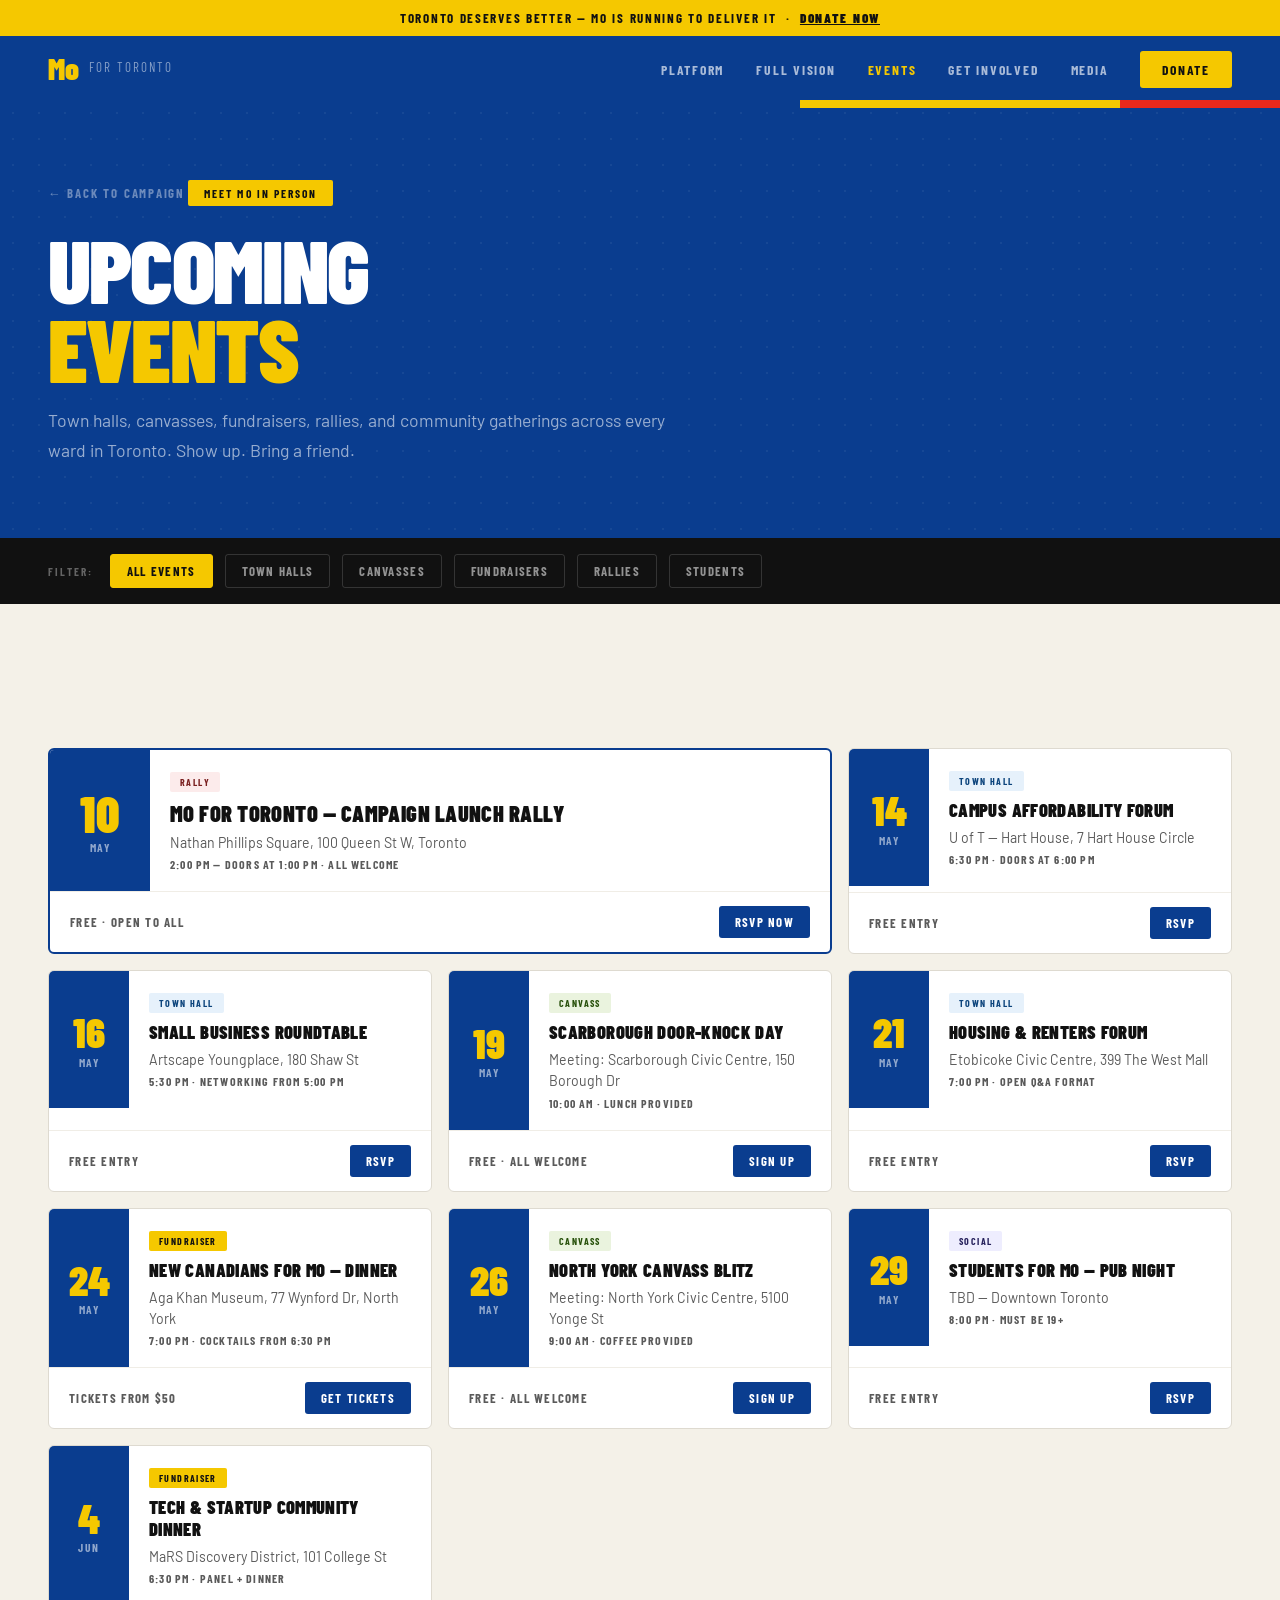
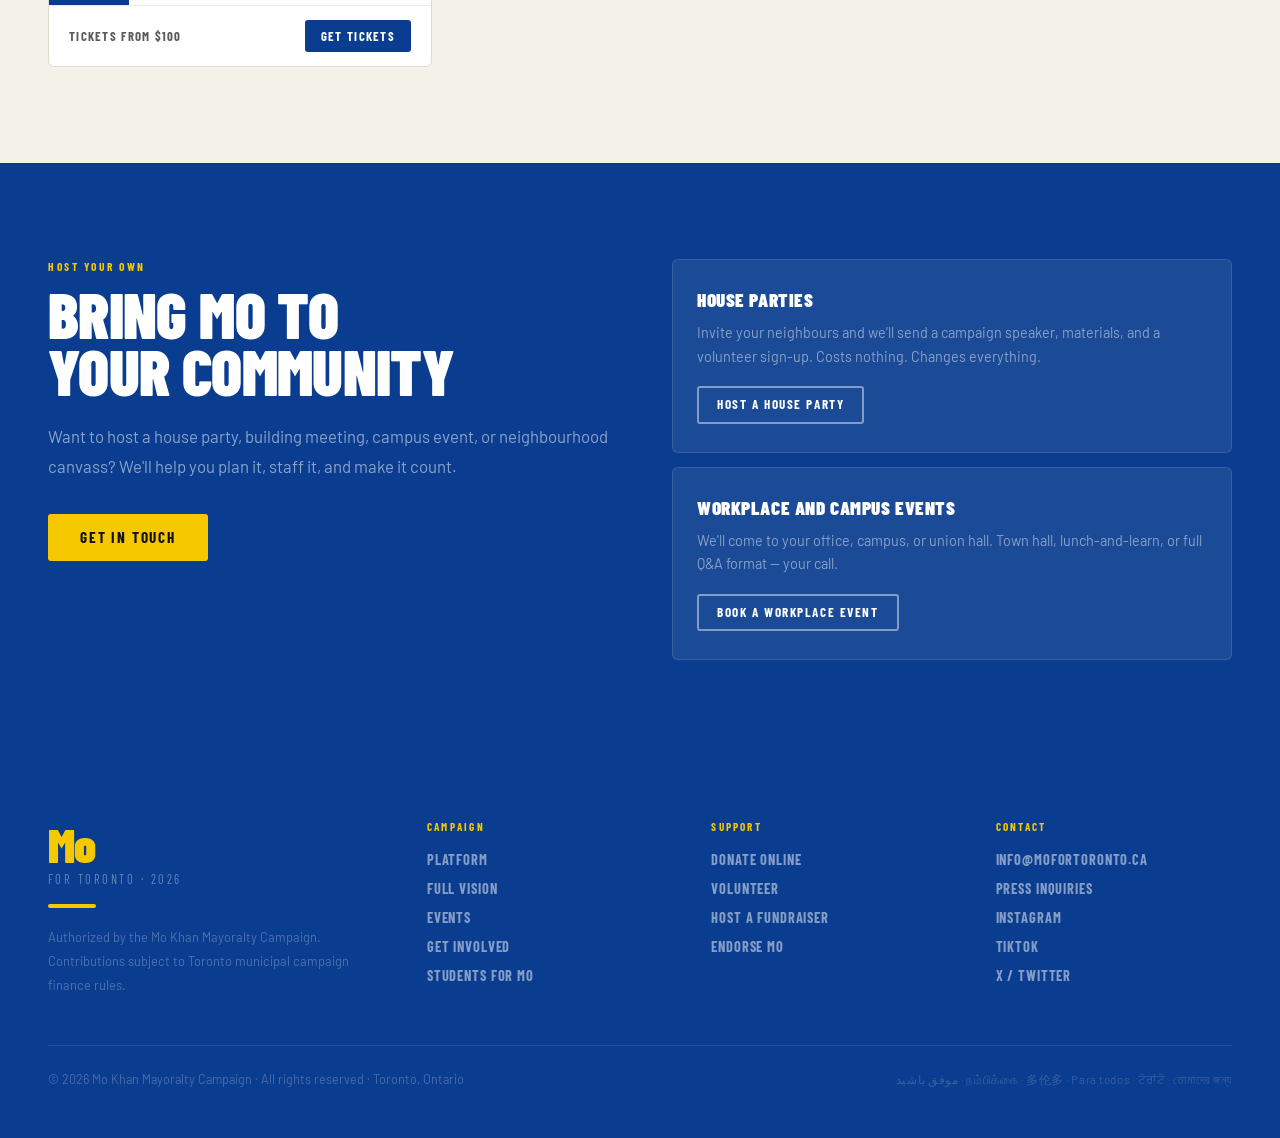
<file: events.html>
<!DOCTYPE html>
<html lang="en">
<head>
  <meta charset="UTF-8"/><meta name="viewport" content="width=device-width, initial-scale=1.0"/>
  <title>Events — Mo for Toronto</title>
  <link rel="preconnect" href="https://fonts.googleapis.com">
  <link rel="preconnect" href="https://fonts.gstatic.com" crossorigin>
  <link href="https://fonts.googleapis.com/css2?family=Barlow+Condensed:ital,wght@0,400;0,700;0,900;1,900&family=Barlow:wght@400;500;700&display=swap" rel="stylesheet">
  <link rel="stylesheet" href="shared.css">
  <style>
    .filter-bar{background:var(--black);padding:0 48px;}
    .filter-bar-inner{max-width:var(--max);margin:0 auto;display:flex;align-items:center;gap:12px;padding:16px 0;flex-wrap:wrap;}
    .filter-lbl{font-family:'Barlow Condensed',sans-serif;font-weight:700;font-size:.7rem;letter-spacing:.2em;text-transform:uppercase;color:rgba(255,255,255,.35);margin-right:4px;}
    .filter-btn{font-family:'Barlow Condensed',sans-serif;font-weight:700;font-size:.8rem;letter-spacing:.1em;text-transform:uppercase;padding:8px 16px;border-radius:3px;border:1.5px solid rgba(255,255,255,.15);background:transparent;color:rgba(255,255,255,.55);cursor:pointer;transition:all .15s;}
    .filter-btn:hover,.filter-btn.active{background:var(--yellow);color:var(--black);border-color:var(--yellow);}

    .events-section{background:var(--paper);}
    .events-grid{display:grid;grid-template-columns:repeat(3,1fr);gap:16px;margin-top:48px;}
    .event-card{background:white;border:1.5px solid #dedad0;border-radius:6px;overflow:hidden;transition:transform .15s,border-color .15s;display:flex;flex-direction:column;}
    .event-card:hover{transform:translateY(-3px);border-color:var(--blue);}
    .event-card.featured{border:2px solid var(--blue);grid-column:span 2;}
    .event-top{display:flex;align-items:stretch;}
    .event-date{background:var(--blue);padding:20px 18px;display:flex;flex-direction:column;align-items:center;justify-content:center;min-width:80px;flex-shrink:0;}
    .event-day{font-family:'Barlow Condensed',sans-serif;font-weight:900;font-size:2.6rem;color:var(--yellow);line-height:1;}
    .event-month{font-family:'Barlow Condensed',sans-serif;font-weight:700;font-size:.72rem;letter-spacing:.14em;text-transform:uppercase;color:rgba(255,255,255,.55);margin-top:2px;}
    .event-main{padding:20px;flex:1;}
    .event-type-tag{display:inline-block;font-family:'Barlow Condensed',sans-serif;font-weight:700;font-size:.62rem;letter-spacing:.14em;text-transform:uppercase;padding:4px 10px;border-radius:2px;margin-bottom:8px;}
    .type-town-hall{background:#E6F1FB;color:#0C447C;}
    .type-canvass{background:#EAF3DE;color:#27500A;}
    .type-fundraiser{background:var(--yellow);color:var(--black);}
    .type-rally{background:#FCEBEB;color:#791F1F;}
    .type-social{background:#EEEDFE;color:#26215C;}
    .event-title{font-family:'Barlow Condensed',sans-serif;font-weight:900;font-size:1.15rem;text-transform:uppercase;letter-spacing:.02em;margin-bottom:6px;}
    .event-where{font-size:.88rem;color:var(--muted);line-height:1.5;margin-bottom:4px;}
    .event-time{font-family:'Barlow Condensed',sans-serif;font-weight:700;font-size:.74rem;letter-spacing:.1em;text-transform:uppercase;color:var(--muted);}
    .event-footer{padding:14px 20px;border-top:1px solid #f0ede6;display:flex;justify-content:space-between;align-items:center;margin-top:auto;}
    .event-cost{font-family:'Barlow Condensed',sans-serif;font-weight:700;font-size:.8rem;letter-spacing:.1em;text-transform:uppercase;color:var(--muted);}
    .event-rsvp{font-family:'Barlow Condensed',sans-serif;font-weight:700;font-size:.8rem;letter-spacing:.1em;text-transform:uppercase;padding:8px 16px;border-radius:3px;background:var(--blue);color:white;text-decoration:none;transition:background .15s;}
    .event-rsvp:hover{background:var(--blue2);}
    .event-card.featured .event-date{min-width:100px;padding:24px 22px;}
    .event-card.featured .event-day{font-size:3.2rem;}
    .event-card.featured .event-title{font-size:1.4rem;}

    .host-section{background:var(--blue);}
    .host-section .eyebrow{color:var(--yellow);}
    .host-section .section-title{color:white;}
    .host-section .section-body{color:rgba(255,255,255,.52);}
    .host-layout{display:grid;grid-template-columns:1fr 1fr;gap:64px;align-items:start;}
    .host-card{background:rgba(255,255,255,.07);border:1.5px solid rgba(255,255,255,.12);border-radius:6px;padding:28px 24px;}
    .host-card-title{font-family:'Barlow Condensed',sans-serif;font-weight:900;font-size:1.2rem;text-transform:uppercase;letter-spacing:.03em;color:white;margin-bottom:10px;}
    .host-card-body{font-size:.9rem;line-height:1.65;color:rgba(255,255,255,.48);margin-bottom:18px;}

    @media(max-width:900px){.events-grid{grid-template-columns:1fr 1fr;}.event-card.featured{grid-column:span 1;}.filter-bar{padding:0 24px;}.host-layout{grid-template-columns:1fr;gap:32px;}}
    @media(max-width:580px){.events-grid{grid-template-columns:1fr;}}
  </style>
</head>
<body>
<div class="ann-bar">Toronto deserves better — Mo is running to deliver it &nbsp;·&nbsp; <a href="donate.html" style="color:var(--black);font-weight:900;">Donate now</a></div>
<nav class="site-nav">
  <a class="nav-logo" href="index.html">Mo <span>for Toronto</span></a>
  <ul class="nav-links">
    <li><a href="index.html#platform">Platform</a></li>
    <li><a href="vision.html">Full vision</a></li>
    <li><a href="events.html" class="active">Events</a></li>
    <li><a href="involve.html">Get Involved</a></li>
    <li><a href="media.html">Media</a></li>
    <li><a href="donate.html" class="nav-cta">Donate</a></li>
  </ul>
</nav>

<div class="page-hero">
  <div class="page-hero-stripe">
    <span style="background:#0A3D8F;flex:5;"></span><span style="background:#F5C800;flex:2;"></span><span style="background:#E8291C;flex:1;"></span>
  </div>
  <div class="page-hero-inner">
    <a class="page-back" href="index.html">← Back to campaign</a>
    <div class="page-tag">Meet Mo in person</div>
    <h1 class="page-title">Upcoming<br><span>events</span></h1>
    <p class="page-intro">Town halls, canvasses, fundraisers, rallies, and community gatherings across every ward in Toronto. Show up. Bring a friend.</p>
  </div>
</div>

<div class="filter-bar">
  <div class="filter-bar-inner">
    <span class="filter-lbl">Filter:</span>
    <button class="filter-btn active">All events</button>
    <button class="filter-btn">Town halls</button>
    <button class="filter-btn">Canvasses</button>
    <button class="filter-btn">Fundraisers</button>
    <button class="filter-btn">Rallies</button>
    <button class="filter-btn">Students</button>
  </div>
</div>

<section class="section events-section">
  <div class="section-inner">
    <div class="events-grid">

      <div class="event-card featured">
        <div class="event-top">
          <div class="event-date"><div class="event-day">10</div><div class="event-month">May</div></div>
          <div class="event-main">
            <span class="event-type-tag type-rally">Rally</span>
            <div class="event-title">Mo for Toronto — campaign launch rally</div>
            <div class="event-where">Nathan Phillips Square, 100 Queen St W, Toronto</div>
            <div class="event-time">2:00 PM — Doors at 1:00 PM · All welcome</div>
          </div>
        </div>
        <div class="event-footer">
          <span class="event-cost">Free · Open to all</span>
          <a class="event-rsvp" href="#">RSVP now</a>
        </div>
      </div>

      <div class="event-card">
        <div class="event-top">
          <div class="event-date"><div class="event-day">14</div><div class="event-month">May</div></div>
          <div class="event-main">
            <span class="event-type-tag type-town-hall">Town hall</span>
            <div class="event-title">Campus affordability forum</div>
            <div class="event-where">U of T — Hart House, 7 Hart House Circle</div>
            <div class="event-time">6:30 PM · Doors at 6:00 PM</div>
          </div>
        </div>
        <div class="event-footer">
          <span class="event-cost">Free entry</span>
          <a class="event-rsvp" href="#">RSVP</a>
        </div>
      </div>

      <div class="event-card">
        <div class="event-top">
          <div class="event-date"><div class="event-day">16</div><div class="event-month">May</div></div>
          <div class="event-main">
            <span class="event-type-tag type-town-hall">Town hall</span>
            <div class="event-title">Small business roundtable</div>
            <div class="event-where">Artscape Youngplace, 180 Shaw St</div>
            <div class="event-time">5:30 PM · Networking from 5:00 PM</div>
          </div>
        </div>
        <div class="event-footer">
          <span class="event-cost">Free entry</span>
          <a class="event-rsvp" href="#">RSVP</a>
        </div>
      </div>

      <div class="event-card">
        <div class="event-top">
          <div class="event-date"><div class="event-day">19</div><div class="event-month">May</div></div>
          <div class="event-main">
            <span class="event-type-tag type-canvass">Canvass</span>
            <div class="event-title">Scarborough door-knock day</div>
            <div class="event-where">Meeting: Scarborough Civic Centre, 150 Borough Dr</div>
            <div class="event-time">10:00 AM · Lunch provided</div>
          </div>
        </div>
        <div class="event-footer">
          <span class="event-cost">Free · All welcome</span>
          <a class="event-rsvp" href="#">Sign up</a>
        </div>
      </div>

      <div class="event-card">
        <div class="event-top">
          <div class="event-date"><div class="event-day">21</div><div class="event-month">May</div></div>
          <div class="event-main">
            <span class="event-type-tag type-town-hall">Town hall</span>
            <div class="event-title">Housing & renters forum</div>
            <div class="event-where">Etobicoke Civic Centre, 399 The West Mall</div>
            <div class="event-time">7:00 PM · Open Q&A format</div>
          </div>
        </div>
        <div class="event-footer">
          <span class="event-cost">Free entry</span>
          <a class="event-rsvp" href="#">RSVP</a>
        </div>
      </div>

      <div class="event-card">
        <div class="event-top">
          <div class="event-date"><div class="event-day">24</div><div class="event-month">May</div></div>
          <div class="event-main">
            <span class="event-type-tag type-fundraiser">Fundraiser</span>
            <div class="event-title">New Canadians for Mo — dinner</div>
            <div class="event-where">Aga Khan Museum, 77 Wynford Dr, North York</div>
            <div class="event-time">7:00 PM · Cocktails from 6:30 PM</div>
          </div>
        </div>
        <div class="event-footer">
          <span class="event-cost">Tickets from $50</span>
          <a class="event-rsvp" href="#">Get tickets</a>
        </div>
      </div>

      <div class="event-card">
        <div class="event-top">
          <div class="event-date"><div class="event-day">26</div><div class="event-month">May</div></div>
          <div class="event-main">
            <span class="event-type-tag type-canvass">Canvass</span>
            <div class="event-title">North York canvass blitz</div>
            <div class="event-where">Meeting: North York Civic Centre, 5100 Yonge St</div>
            <div class="event-time">9:00 AM · Coffee provided</div>
          </div>
        </div>
        <div class="event-footer">
          <span class="event-cost">Free · All welcome</span>
          <a class="event-rsvp" href="#">Sign up</a>
        </div>
      </div>

      <div class="event-card">
        <div class="event-top">
          <div class="event-date"><div class="event-day">29</div><div class="event-month">May</div></div>
          <div class="event-main">
            <span class="event-type-tag type-social">Social</span>
            <div class="event-title">Students for Mo — pub night</div>
            <div class="event-where">TBD — Downtown Toronto</div>
            <div class="event-time">8:00 PM · Must be 19+</div>
          </div>
        </div>
        <div class="event-footer">
          <span class="event-cost">Free entry</span>
          <a class="event-rsvp" href="#">RSVP</a>
        </div>
      </div>

      <div class="event-card">
        <div class="event-top">
          <div class="event-date"><div class="event-day">4</div><div class="event-month">Jun</div></div>
          <div class="event-main">
            <span class="event-type-tag type-fundraiser">Fundraiser</span>
            <div class="event-title">Tech & startup community dinner</div>
            <div class="event-where">MaRS Discovery District, 101 College St</div>
            <div class="event-time">6:30 PM · Panel + dinner</div>
          </div>
        </div>
        <div class="event-footer">
          <span class="event-cost">Tickets from $100</span>
          <a class="event-rsvp" href="#">Get tickets</a>
        </div>
      </div>

    </div>
  </div>
</section>

<section class="section host-section">
  <div class="section-inner">
    <div class="host-layout">
      <div>
        <span class="eyebrow eyebrow-white">Host your own</span>
        <h2 class="section-title" style="color:white;">Bring Mo to<br>your community</h2>
        <p class="section-body" style="color:rgba(255,255,255,.52);">Want to host a house party, building meeting, campus event, or neighbourhood canvass? We'll help you plan it, staff it, and make it count.</p>
        <div style="margin-top:32px;display:flex;gap:14px;flex-wrap:wrap;">
          <a class="btn btn-yellow" href="involve.html">Get in touch</a>
        </div>
      </div>
      <div style="display:flex;flex-direction:column;gap:14px;">
        <div class="host-card">
          <div class="host-card-title">House parties</div>
          <p class="host-card-body">Invite your neighbours and we'll send a campaign speaker, materials, and a volunteer sign-up. Costs nothing. Changes everything.</p>
          <a class="btn btn-ghost" href="involve.html" style="font-size:.82rem;padding:10px 18px;">Host a house party</a>
        </div>
        <div class="host-card">
          <div class="host-card-title">Workplace and campus events</div>
          <p class="host-card-body">We'll come to your office, campus, or union hall. Town hall, lunch-and-learn, or full Q&A format — your call.</p>
          <a class="btn btn-ghost" href="involve.html" style="font-size:.82rem;padding:10px 18px;">Book a workplace event</a>
        </div>
      </div>
    </div>
  </div>
</section>

<!-- SHARED FOOTER -->
<footer class="site-footer">
  <div class="site-footer-inner">
    <div class="site-footer-top">
      <div class="footer-brand">
        <span class="f-logo">Mo</span>
        <span class="f-sub">for Toronto · 2026</span>
        <div class="f-bar"></div>
        <p class="f-note">Authorized by the Mo Khan Mayoralty Campaign.<br>Contributions subject to Toronto municipal campaign finance rules.</p>
      </div>
      <div>
        <div class="footer-col-title">Campaign</div>
        <ul class="footer-links">
          <li><a href="index.html#platform">Platform</a></li>
          <li><a href="vision.html">Full vision</a></li>
          <li><a href="events.html">Events</a></li>
          <li><a href="involve.html">Get involved</a></li>
          <li><a href="students.html">Students for Mo</a></li>
        </ul>
      </div>
      <div>
        <div class="footer-col-title">Support</div>
        <ul class="footer-links">
          <li><a href="donate.html">Donate online</a></li>
          <li><a href="involve.html">Volunteer</a></li>
          <li><a href="involve.html">Host a fundraiser</a></li>
          <li><a href="involve.html">Endorse Mo</a></li>
        </ul>
      </div>
      <div>
        <div class="footer-col-title">Contact</div>
        <ul class="footer-links">
          <li><a href="mailto:info@mofortoronto.ca">info@mofortoronto.ca</a></li>
          <li><a href="media.html">Press inquiries</a></li>
          <li><a href="#">Instagram</a></li>
          <li><a href="#">TikTok</a></li>
          <li><a href="#">X / Twitter</a></li>
        </ul>
      </div>
    </div>
    <div class="site-footer-bottom">
      <span class="footer-bottom-note">© 2026 Mo Khan Mayoralty Campaign · All rights reserved · Toronto, Ontario</span>
      <span class="footer-langs">موفق باشید · நம்பிக்கை · 多伦多 · Para todos · ਟੋਰਾਂਟੋ · তোমাদের জন্য</span>
    </div>
  </div>
</footer>

<script>
  document.querySelectorAll('.filter-btn').forEach(btn => {
    btn.addEventListener('click', () => {
      document.querySelectorAll('.filter-btn').forEach(b => b.classList.remove('active'));
      btn.classList.add('active');
    });
  });
</script>
</body>
</html>
</file>
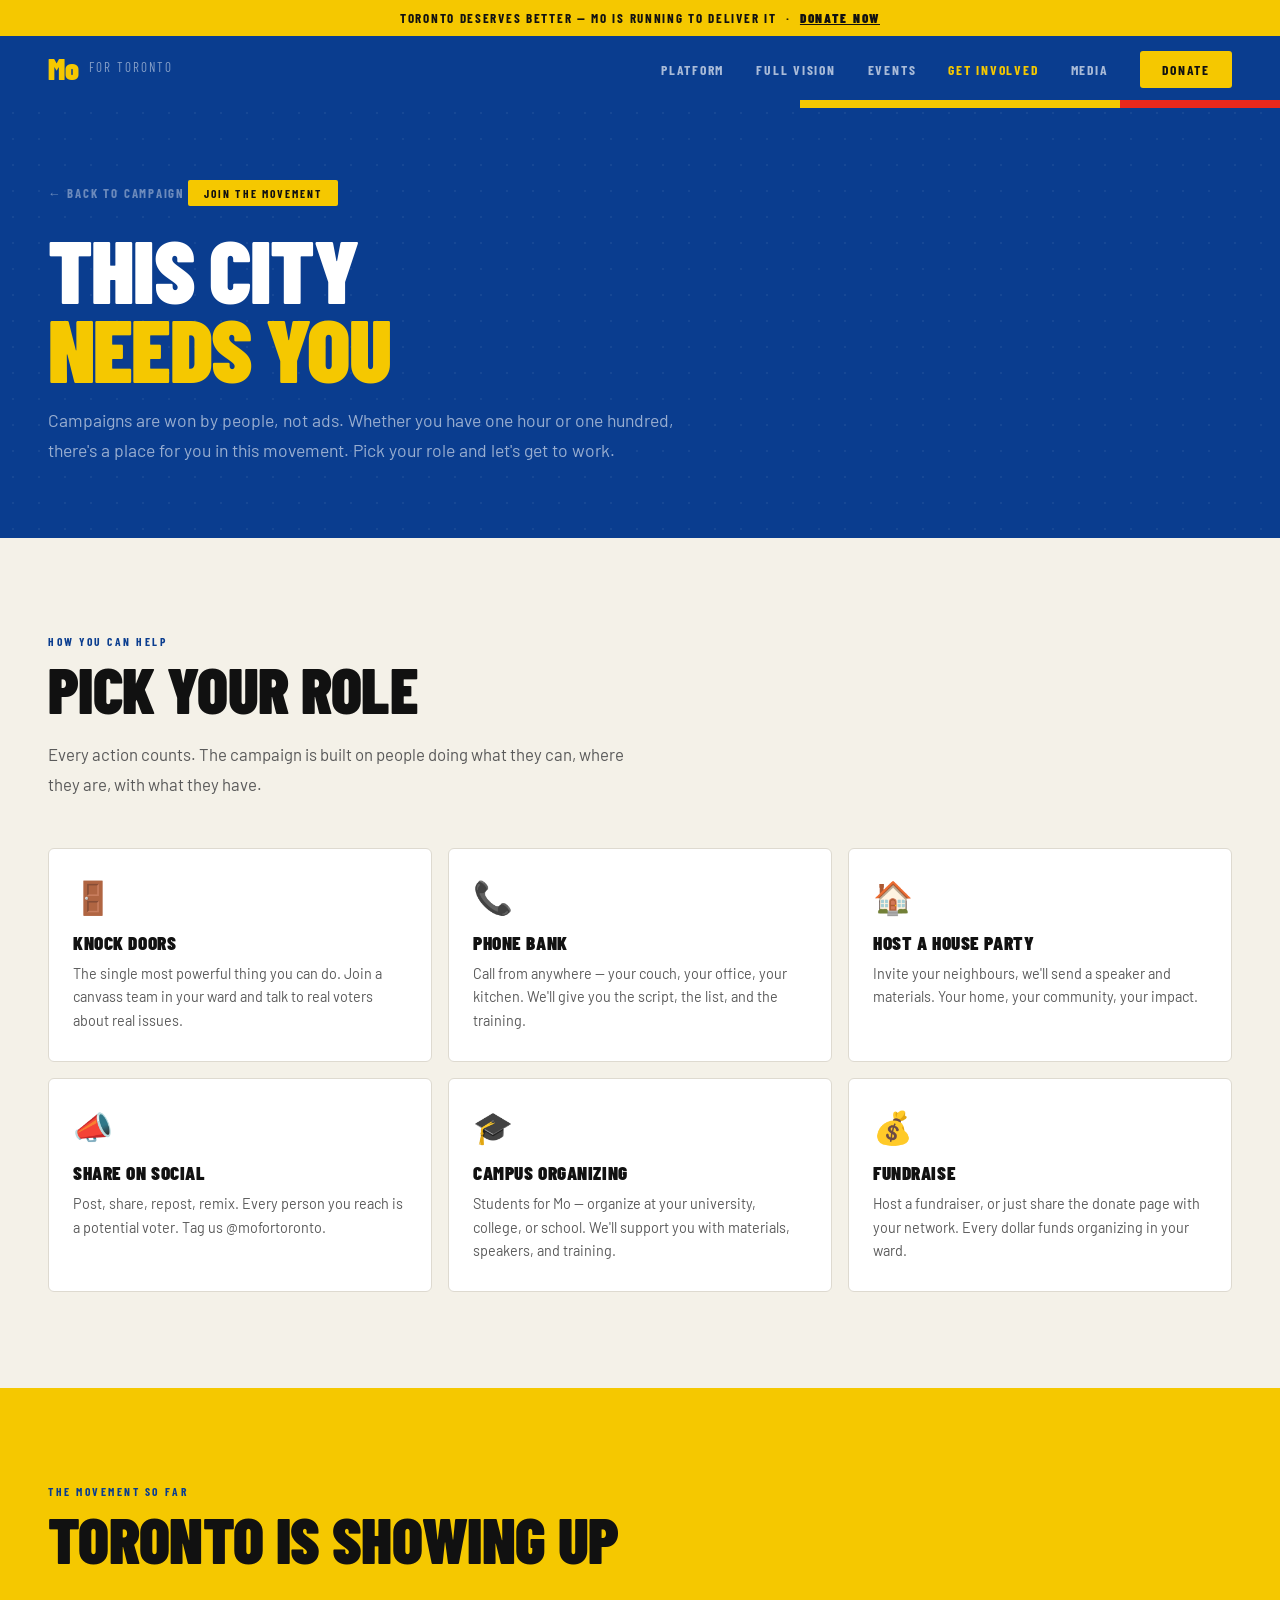
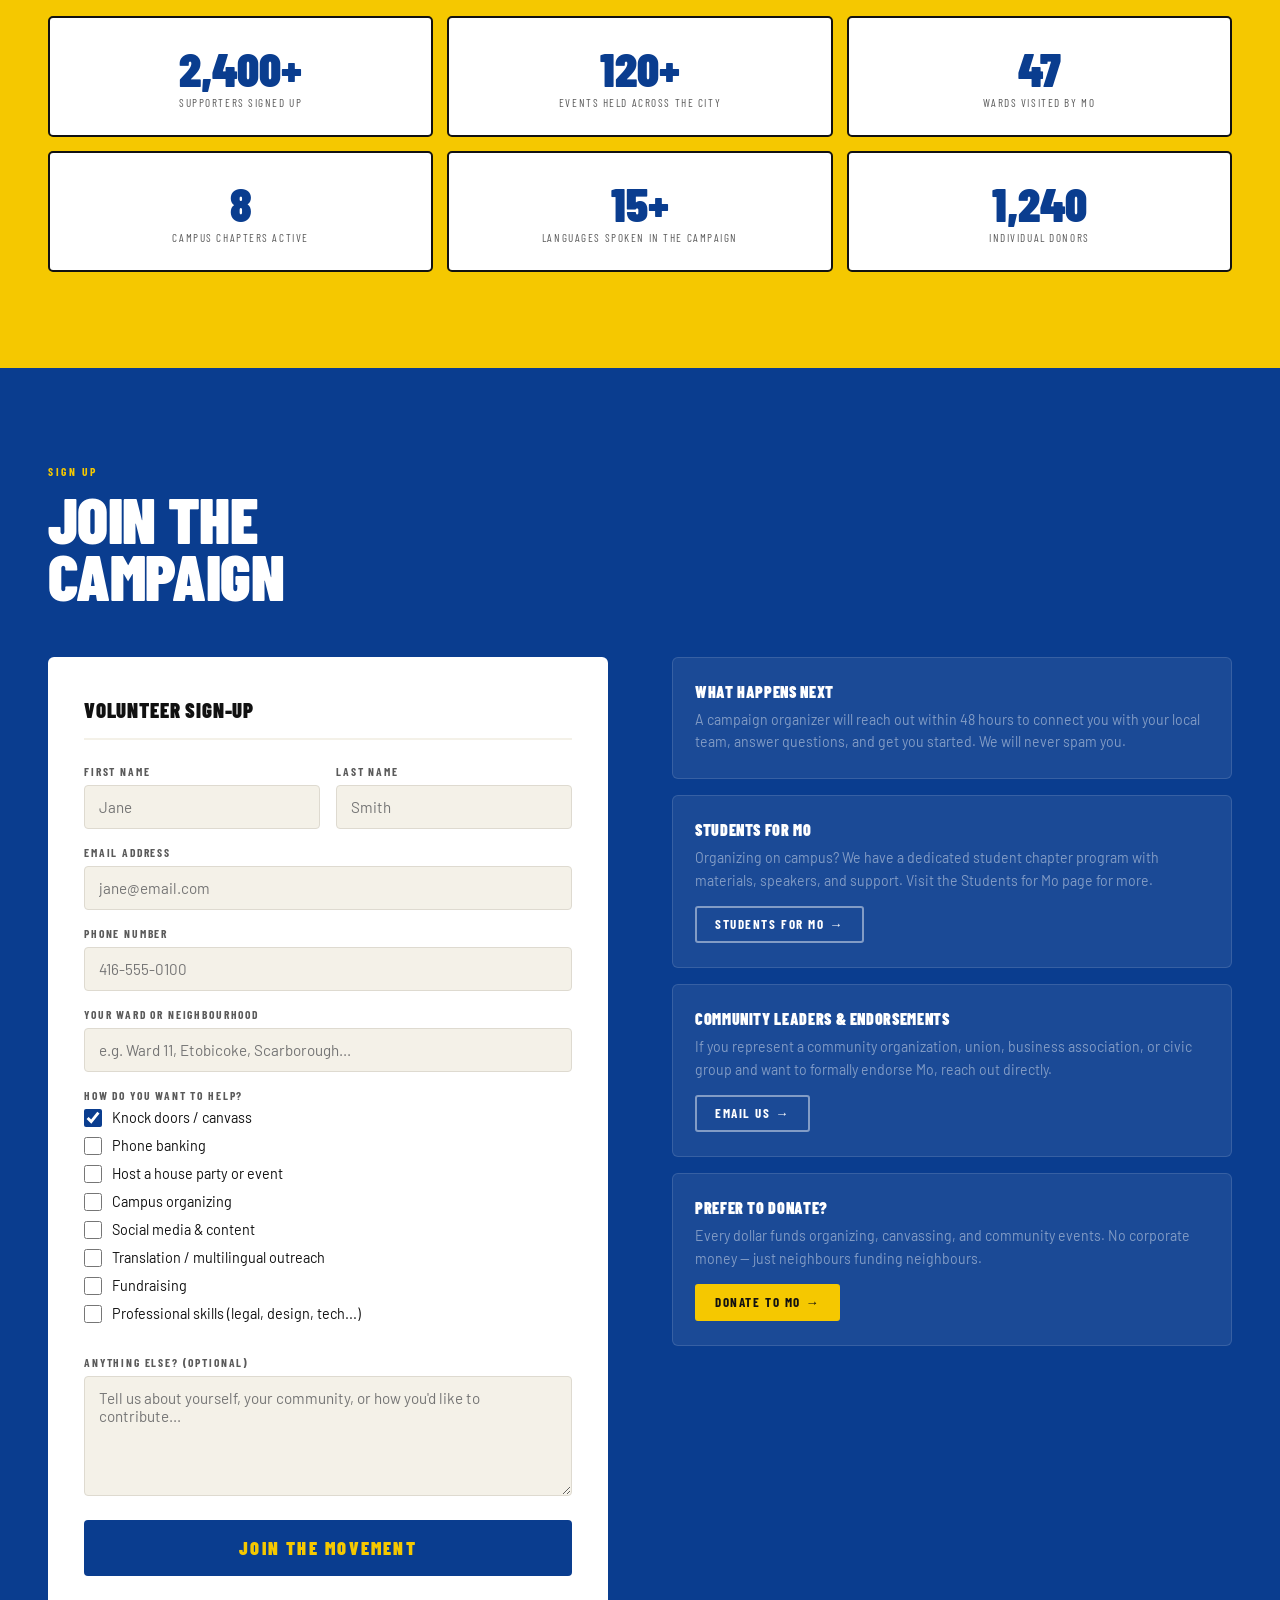
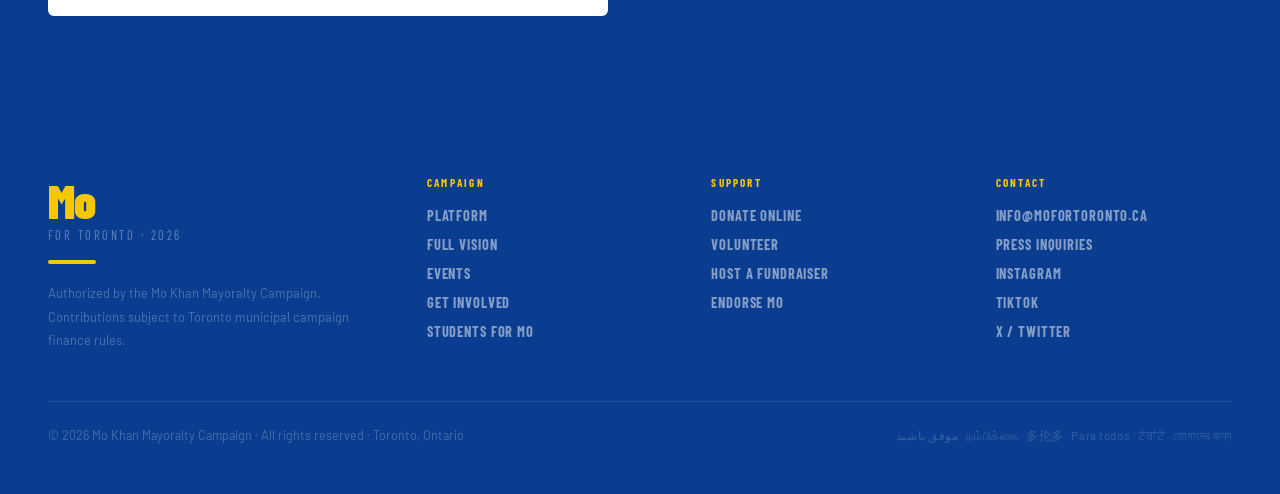
<file: involve.html>
<!DOCTYPE html>
<html lang="en">
<head>
  <meta charset="UTF-8"/><meta name="viewport" content="width=device-width, initial-scale=1.0"/>
  <title>Get Involved — Mo for Toronto</title>
  <link rel="preconnect" href="https://fonts.googleapis.com">
  <link rel="preconnect" href="https://fonts.gstatic.com" crossorigin>
  <link href="https://fonts.googleapis.com/css2?family=Barlow+Condensed:ital,wght@0,400;0,700;0,900;1,900&family=Barlow:wght@400;500;700&display=swap" rel="stylesheet">
  <link rel="stylesheet" href="shared.css">
  <style>
    .ways-section{background:var(--paper);}
    .ways-grid{display:grid;grid-template-columns:repeat(3,1fr);gap:16px;margin-top:48px;}
    .way-card{background:white;border:1.5px solid #dedad0;border-radius:6px;padding:28px 24px;cursor:pointer;transition:border-color .2s,transform .15s;}
    .way-card:hover,.way-card.selected{border-color:var(--blue);transform:translateY(-2px);}
    .way-card.selected{background:#E6F1FB;}
    .way-icon{font-size:2rem;margin-bottom:14px;display:block;}
    .way-title{font-family:'Barlow Condensed',sans-serif;font-weight:900;font-size:1.2rem;text-transform:uppercase;letter-spacing:.03em;margin-bottom:8px;}
    .way-body{font-size:.9rem;line-height:1.65;color:var(--muted);}

    .form-section{background:var(--blue);padding:96px 48px;}
    .form-section .eyebrow{color:var(--yellow);}
    .form-section .section-title{color:white;}
    .form-section .section-body{color:rgba(255,255,255,.52);}
    .form-layout{display:grid;grid-template-columns:1fr 1fr;gap:64px;margin-top:52px;align-items:start;}
    .form-card{background:white;border-radius:6px;padding:40px 36px;}
    .form-card-title{font-family:'Barlow Condensed',sans-serif;font-weight:900;font-size:1.3rem;text-transform:uppercase;letter-spacing:.04em;margin-bottom:24px;padding-bottom:16px;border-bottom:2px solid var(--paper);}
    .form-card .form-label{color:var(--muted);}
    .form-card .form-input,.form-card .form-select,.form-card .form-textarea{background:var(--paper);}
    .submit-btn{width:100%;padding:17px;border:none;border-radius:4px;background:var(--blue);color:var(--yellow);font-family:'Barlow Condensed',sans-serif;font-weight:900;font-size:1.15rem;letter-spacing:.12em;text-transform:uppercase;cursor:pointer;transition:background .15s,transform .12s;margin-top:8px;}
    .submit-btn:hover{background:#0D4FAF;transform:translateY(-2px);}

    .form-side{display:flex;flex-direction:column;gap:16px;}
    .side-card{background:rgba(255,255,255,.07);border:1.5px solid rgba(255,255,255,.12);border-radius:6px;padding:24px 22px;}
    .side-card-title{font-family:'Barlow Condensed',sans-serif;font-weight:900;font-size:1rem;text-transform:uppercase;letter-spacing:.04em;color:white;margin-bottom:8px;}
    .side-card-body{font-size:.88rem;line-height:1.6;color:rgba(255,255,255,.45);}

    .pledge-section{background:var(--yellow);}
    .pledge-section .eyebrow{color:var(--blue);}
    .pledge-section .section-title{color:var(--black);}
    .pledge-grid{display:grid;grid-template-columns:repeat(3,1fr);gap:14px;margin-top:48px;}
    .pledge-card{background:white;border:2px solid var(--black);border-radius:5px;padding:26px 22px;text-align:center;}
    .pledge-num{font-family:'Barlow Condensed',sans-serif;font-weight:900;font-size:3rem;color:var(--blue);line-height:1;margin-bottom:4px;}
    .pledge-lbl{font-family:'Barlow Condensed',sans-serif;font-size:.7rem;letter-spacing:.14em;text-transform:uppercase;color:var(--muted);}

    .checkbox-group{display:flex;flex-direction:column;gap:10px;margin-bottom:16px;}
    .checkbox-item{display:flex;align-items:center;gap:10px;font-size:.9rem;color:var(--black);cursor:pointer;}
    .checkbox-item input{width:18px;height:18px;accent-color:var(--blue);flex-shrink:0;}

    @media(max-width:900px){.ways-grid,.form-layout,.pledge-grid{grid-template-columns:1fr 1fr;}.form-section{padding:64px 24px;}}
    @media(max-width:580px){.ways-grid,.form-layout,.pledge-grid{grid-template-columns:1fr;}}
  </style>
</head>
<body>
<div class="ann-bar">Toronto deserves better — Mo is running to deliver it &nbsp;·&nbsp; <a href="donate.html" style="color:var(--black);font-weight:900;">Donate now</a></div>
<nav class="site-nav">
  <a class="nav-logo" href="index.html">Mo <span>for Toronto</span></a>
  <ul class="nav-links">
    <li><a href="index.html#platform">Platform</a></li>
    <li><a href="vision.html">Full vision</a></li>
    <li><a href="events.html">Events</a></li>
    <li><a href="involve.html" class="active">Get Involved</a></li>
    <li><a href="media.html">Media</a></li>
    <li><a href="donate.html" class="nav-cta">Donate</a></li>
  </ul>
</nav>

<div class="page-hero">
  <div class="page-hero-stripe">
    <span style="background:#0A3D8F;flex:5;"></span><span style="background:#F5C800;flex:2;"></span><span style="background:#E8291C;flex:1;"></span>
  </div>
  <div class="page-hero-inner">
    <a class="page-back" href="index.html">← Back to campaign</a>
    <div class="page-tag">Join the movement</div>
    <h1 class="page-title">This city<br><span>needs you</span></h1>
    <p class="page-intro">Campaigns are won by people, not ads. Whether you have one hour or one hundred, there's a place for you in this movement. Pick your role and let's get to work.</p>
  </div>
</div>

<!-- WAYS TO GET INVOLVED -->
<section class="section ways-section">
  <div class="section-inner">
    <span class="eyebrow">How you can help</span>
    <h2 class="section-title">Pick your role</h2>
    <p class="section-body">Every action counts. The campaign is built on people doing what they can, where they are, with what they have.</p>
    <div class="ways-grid">
      <div class="way-card"><span class="way-icon">🚪</span><div class="way-title">Knock doors</div><p class="way-body">The single most powerful thing you can do. Join a canvass team in your ward and talk to real voters about real issues.</p></div>
      <div class="way-card"><span class="way-icon">📞</span><div class="way-title">Phone bank</div><p class="way-body">Call from anywhere — your couch, your office, your kitchen. We'll give you the script, the list, and the training.</p></div>
      <div class="way-card"><span class="way-icon">🏠</span><div class="way-title">Host a house party</div><p class="way-body">Invite your neighbours, we'll send a speaker and materials. Your home, your community, your impact.</p></div>
      <div class="way-card"><span class="way-icon">📣</span><div class="way-title">Share on social</div><p class="way-body">Post, share, repost, remix. Every person you reach is a potential voter. Tag us @mofortoronto.</p></div>
      <div class="way-card"><span class="way-icon">🎓</span><div class="way-title">Campus organizing</div><p class="way-body">Students for Mo — organize at your university, college, or school. We'll support you with materials, speakers, and training.</p></div>
      <div class="way-card"><span class="way-icon">💰</span><div class="way-title">Fundraise</div><p class="way-body">Host a fundraiser, or just share the donate page with your network. Every dollar funds organizing in your ward.</p></div>
    </div>
  </div>
</section>

<!-- PLEDGE STATS -->
<section class="section pledge-section">
  <div class="section-inner">
    <span class="eyebrow">The movement so far</span>
    <h2 class="section-title">Toronto is showing up</h2>
    <div class="pledge-grid">
      <div class="pledge-card"><div class="pledge-num">2,400+</div><div class="pledge-lbl">Supporters signed up</div></div>
      <div class="pledge-card"><div class="pledge-num">120+</div><div class="pledge-lbl">Events held across the city</div></div>
      <div class="pledge-card"><div class="pledge-num">47</div><div class="pledge-lbl">Wards visited by Mo</div></div>
      <div class="pledge-card"><div class="pledge-num">8</div><div class="pledge-lbl">Campus chapters active</div></div>
      <div class="pledge-card"><div class="pledge-num">15+</div><div class="pledge-lbl">Languages spoken in the campaign</div></div>
      <div class="pledge-card"><div class="pledge-num">1,240</div><div class="pledge-lbl">Individual donors</div></div>
    </div>
  </div>
</section>

<!-- SIGN UP FORM -->
<div class="form-section">
  <div class="section-inner">
    <span class="eyebrow eyebrow-white">Sign up</span>
    <h2 class="section-title" style="color:white;">Join the<br>campaign</h2>
    <div class="form-layout">
      <div class="form-card">
        <div class="form-card-title">Volunteer sign-up</div>
        <div class="form-row-2">
          <div class="form-group"><label class="form-label">First name</label><input class="form-input" type="text" placeholder="Jane"/></div>
          <div class="form-group"><label class="form-label">Last name</label><input class="form-input" type="text" placeholder="Smith"/></div>
        </div>
        <div class="form-group"><label class="form-label">Email address</label><input class="form-input" type="email" placeholder="jane@email.com"/></div>
        <div class="form-group"><label class="form-label">Phone number</label><input class="form-input" type="tel" placeholder="416-555-0100"/></div>
        <div class="form-group"><label class="form-label">Your ward or neighbourhood</label><input class="form-input" type="text" placeholder="e.g. Ward 11, Etobicoke, Scarborough..."/></div>
        <div class="form-group">
          <label class="form-label">How do you want to help?</label>
          <div class="checkbox-group">
            <label class="checkbox-item"><input type="checkbox" checked/> Knock doors / canvass</label>
            <label class="checkbox-item"><input type="checkbox"/> Phone banking</label>
            <label class="checkbox-item"><input type="checkbox"/> Host a house party or event</label>
            <label class="checkbox-item"><input type="checkbox"/> Campus organizing</label>
            <label class="checkbox-item"><input type="checkbox"/> Social media &amp; content</label>
            <label class="checkbox-item"><input type="checkbox"/> Translation / multilingual outreach</label>
            <label class="checkbox-item"><input type="checkbox"/> Fundraising</label>
            <label class="checkbox-item"><input type="checkbox"/> Professional skills (legal, design, tech...)</label>
          </div>
        </div>
        <div class="form-group"><label class="form-label">Anything else? (optional)</label><textarea class="form-textarea" placeholder="Tell us about yourself, your community, or how you'd like to contribute..."></textarea></div>
        <button class="submit-btn">Join the movement</button>
      </div>

      <div class="form-side">
        <div class="side-card">
          <div class="side-card-title">What happens next</div>
          <p class="side-card-body">A campaign organizer will reach out within 48 hours to connect you with your local team, answer questions, and get you started. We will never spam you.</p>
        </div>
        <div class="side-card">
          <div class="side-card-title">Students for Mo</div>
          <p class="side-card-body">Organizing on campus? We have a dedicated student chapter program with materials, speakers, and support. Visit the Students for Mo page for more.</p>
          <div style="margin-top:14px;"><a class="btn btn-ghost" href="students.html" style="font-size:.82rem;padding:10px 18px;">Students for Mo →</a></div>
        </div>
        <div class="side-card">
          <div class="side-card-title">Community leaders & endorsements</div>
          <p class="side-card-body">If you represent a community organization, union, business association, or civic group and want to formally endorse Mo, reach out directly.</p>
          <div style="margin-top:14px;"><a class="btn btn-ghost" href="mailto:info@mofortoronto.ca" style="font-size:.82rem;padding:10px 18px;">Email us →</a></div>
        </div>
        <div class="side-card">
          <div class="side-card-title">Prefer to donate?</div>
          <p class="side-card-body">Every dollar funds organizing, canvassing, and community events. No corporate money — just neighbours funding neighbours.</p>
          <div style="margin-top:14px;"><a class="btn btn-yellow" href="donate.html" style="font-size:.82rem;padding:10px 18px;">Donate to Mo →</a></div>
        </div>
      </div>
    </div>
  </div>
</div>

<footer class="site-footer">
  <div class="site-footer-inner">
    <div class="site-footer-top">
      <div class="footer-brand">
        <span class="f-logo">Mo</span>
        <span class="f-sub">for Toronto · 2026</span>
        <div class="f-bar"></div>
        <p class="f-note">Authorized by the Mo Khan Mayoralty Campaign.<br>Contributions subject to Toronto municipal campaign finance rules.</p>
      </div>
      <div>
        <div class="footer-col-title">Campaign</div>
        <ul class="footer-links">
          <li><a href="index.html#platform">Platform</a></li>
          <li><a href="vision.html">Full vision</a></li>
          <li><a href="events.html">Events</a></li>
          <li><a href="involve.html">Get involved</a></li>
          <li><a href="students.html">Students for Mo</a></li>
        </ul>
      </div>
      <div>
        <div class="footer-col-title">Support</div>
        <ul class="footer-links">
          <li><a href="donate.html">Donate online</a></li>
          <li><a href="involve.html">Volunteer</a></li>
          <li><a href="involve.html">Host a fundraiser</a></li>
          <li><a href="involve.html">Endorse Mo</a></li>
        </ul>
      </div>
      <div>
        <div class="footer-col-title">Contact</div>
        <ul class="footer-links">
          <li><a href="mailto:info@mofortoronto.ca">info@mofortoronto.ca</a></li>
          <li><a href="media.html">Press inquiries</a></li>
          <li><a href="#">Instagram</a></li>
          <li><a href="#">TikTok</a></li>
          <li><a href="#">X / Twitter</a></li>
        </ul>
      </div>
    </div>
    <div class="site-footer-bottom">
      <span class="footer-bottom-note">© 2026 Mo Khan Mayoralty Campaign · All rights reserved · Toronto, Ontario</span>
      <span class="footer-langs">موفق باشید · நம்பிக்கை · 多伦多 · Para todos · ਟੋਰਾਂਟੋ · তোমাদের জন্য</span>
    </div>
  </div>
</footer>
</body>
</html>
</file>
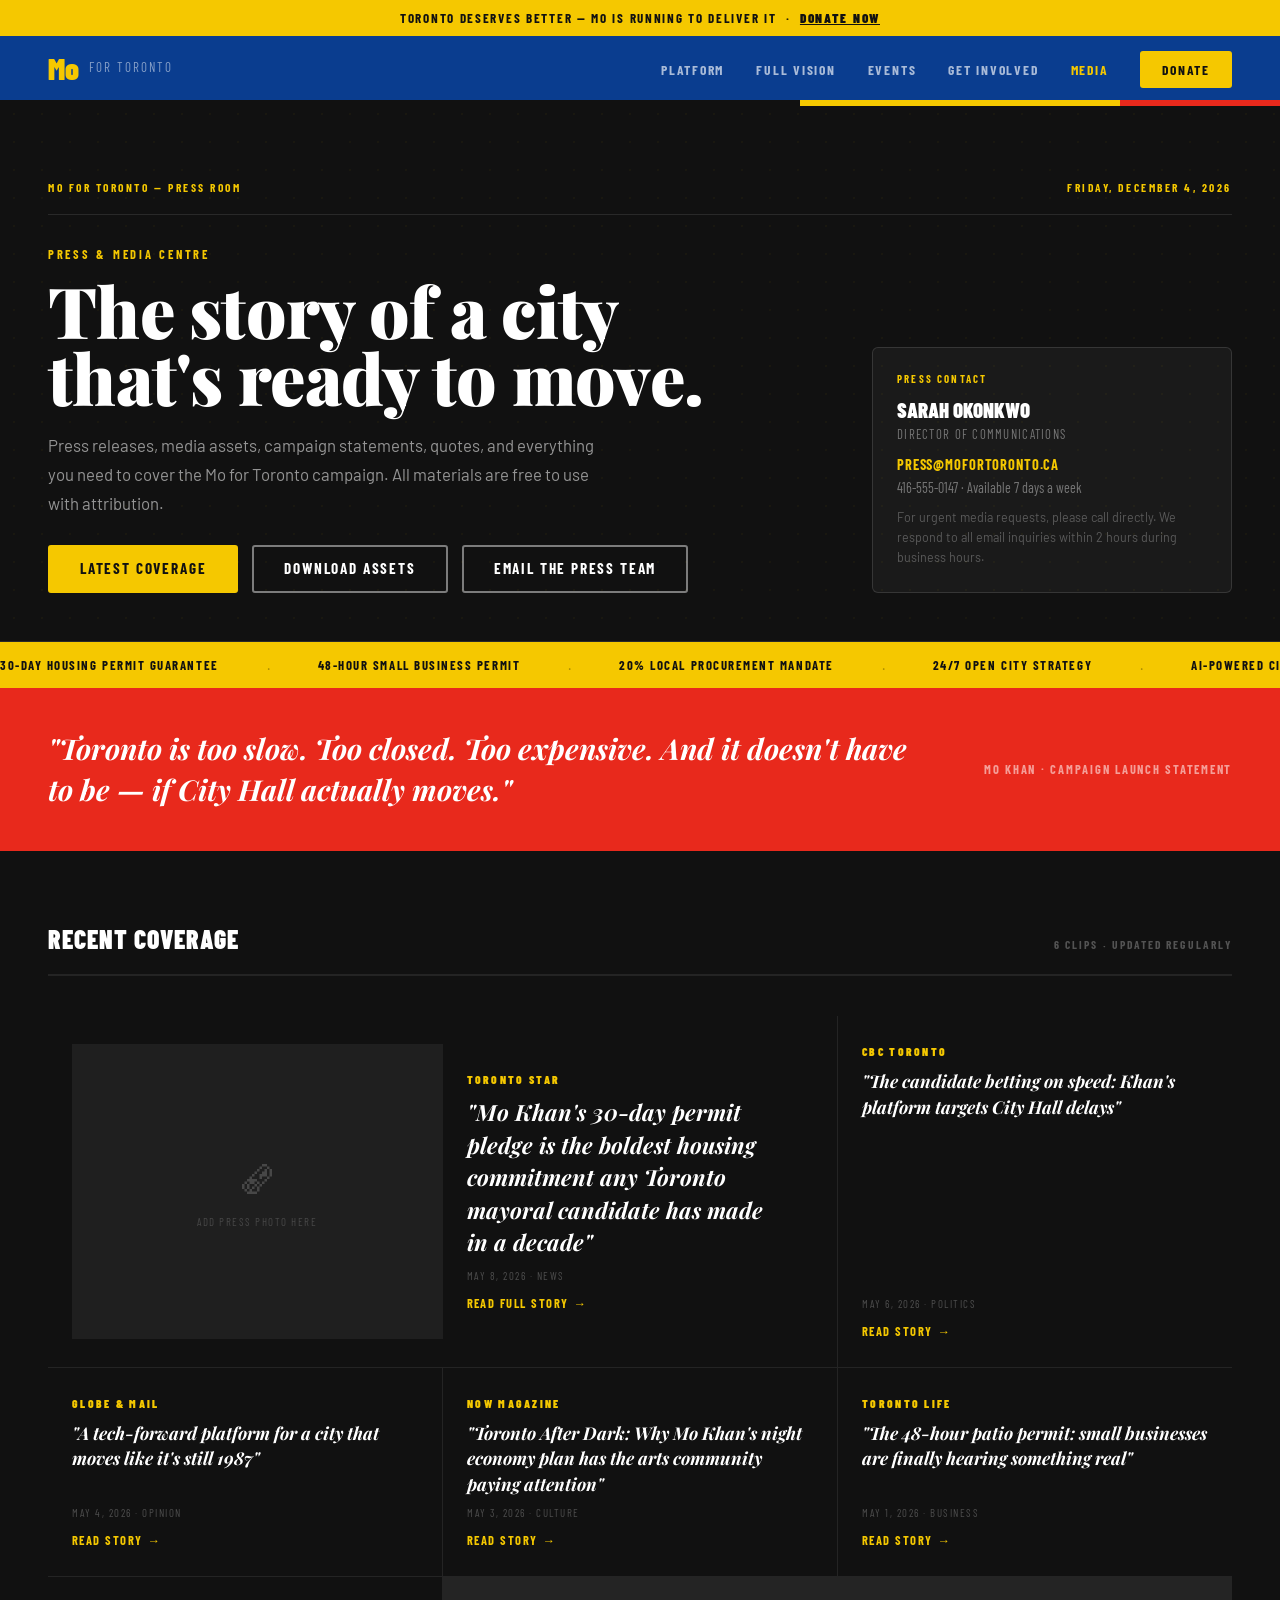
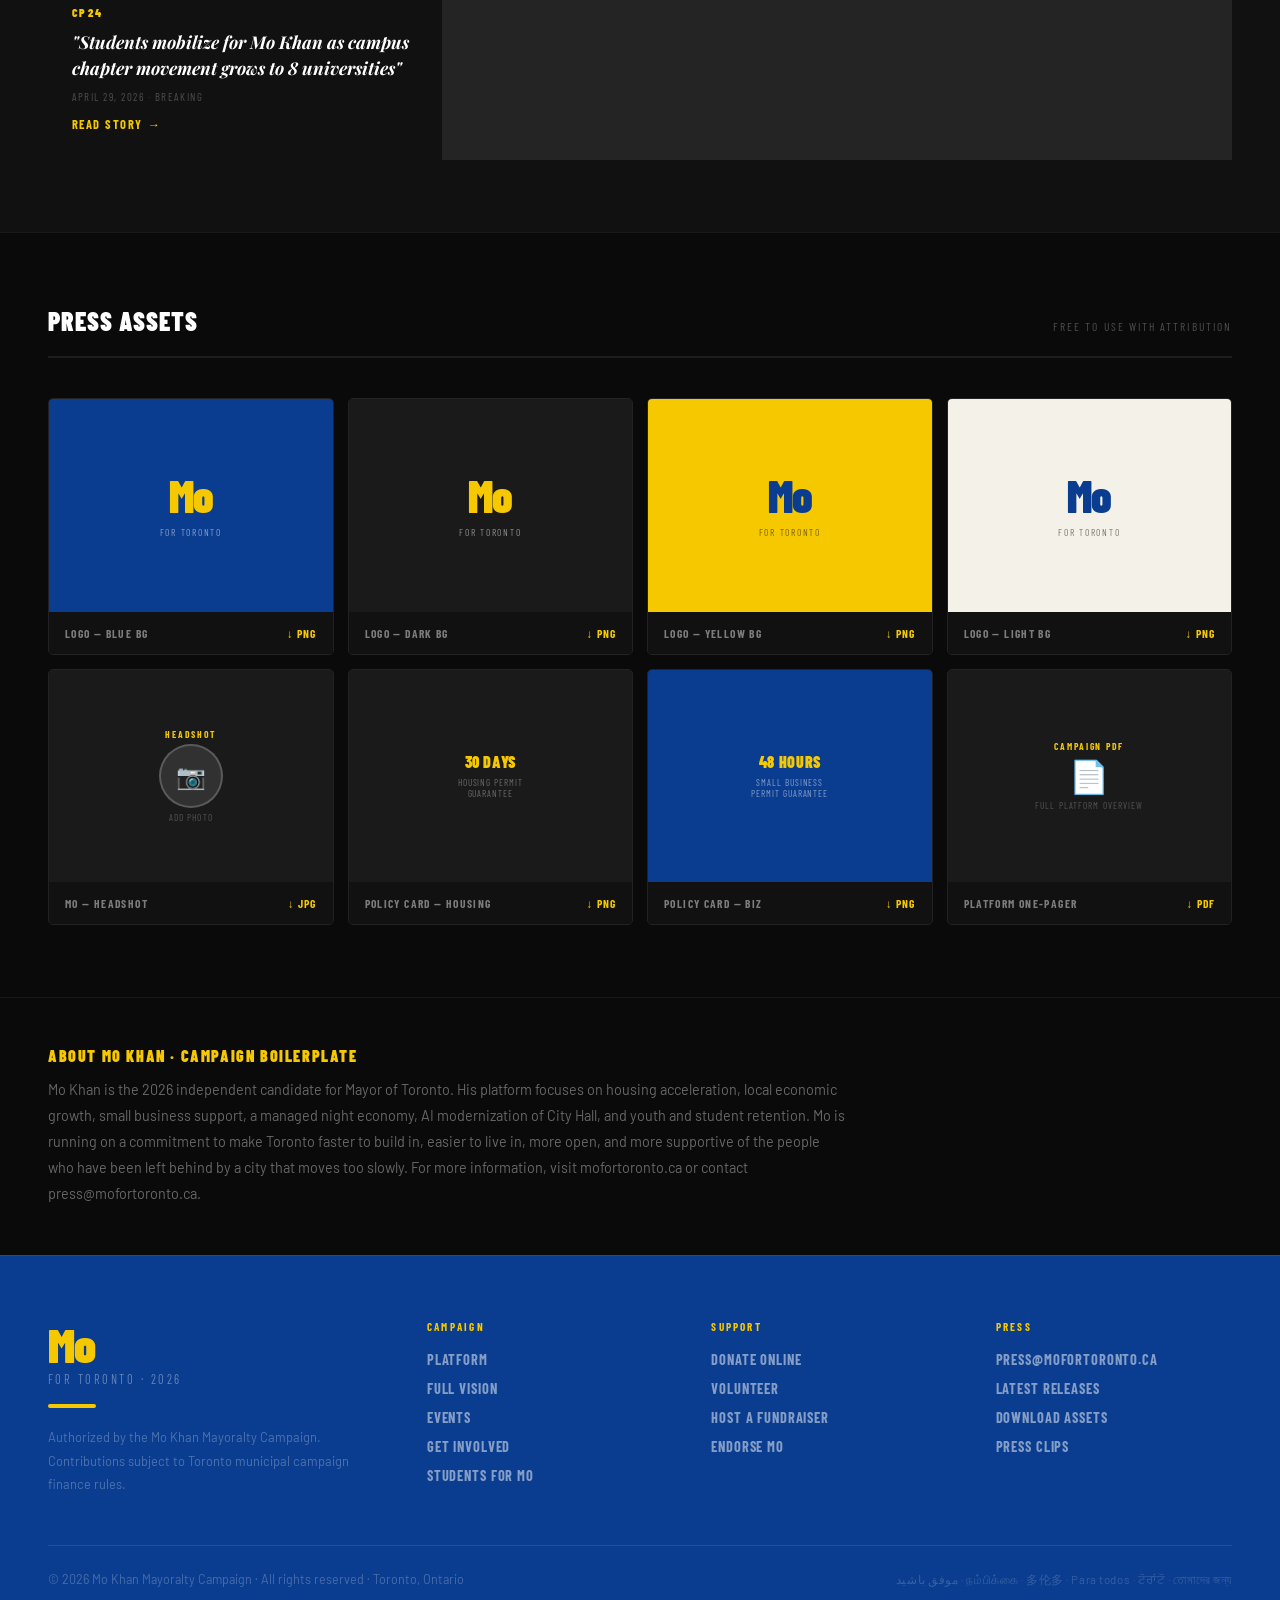
<file: media.html>
<!DOCTYPE html>
<html lang="en">
<head>
  <meta charset="UTF-8"/><meta name="viewport" content="width=device-width, initial-scale=1.0"/>
  <title>Media & Press — Mo for Toronto</title>
  <link rel="preconnect" href="https://fonts.googleapis.com">
  <link rel="preconnect" href="https://fonts.gstatic.com" crossorigin>
  <link href="https://fonts.googleapis.com/css2?family=Barlow+Condensed:ital,wght@0,400;0,700;0,900;1,900&family=Barlow:wght@400;500;700&family=Playfair+Display:ital,wght@0,700;0,900;1,700&display=swap" rel="stylesheet">
  <link rel="stylesheet" href="shared.css">
  <style>
    /* MEDIA PAGE — NEWSROOM AESTHETIC */
    body{background:var(--black);}

    /* Override page-hero for dark theme */
    .media-hero{background:var(--black);padding:80px 48px 0;position:relative;overflow:hidden;border-bottom:1px solid rgba(255,255,255,.1);}
    .media-hero::before{content:'';position:absolute;inset:0;background-image:radial-gradient(circle,rgba(245,200,0,.04) 1px,transparent 1px);background-size:28px 28px;pointer-events:none;}
    .media-hero-stripe{position:absolute;top:0;left:0;right:0;height:6px;display:flex;}
    .media-hero-inner{max-width:var(--max);margin:0 auto;position:relative;z-index:2;}
    .media-date-bar{font-family:'Barlow Condensed',sans-serif;font-weight:700;font-size:.72rem;letter-spacing:.22em;text-transform:uppercase;color:rgba(255,255,255,.3);padding-bottom:20px;border-bottom:1px solid rgba(255,255,255,.1);margin-bottom:32px;display:flex;justify-content:space-between;align-items:center;}
    .media-date-bar span{color:var(--yellow);}
    .media-hero-layout{display:grid;grid-template-columns:1fr 360px;gap:64px;align-items:end;padding-bottom:48px;}
    .media-kicker{font-family:'Barlow Condensed',sans-serif;font-weight:700;font-size:.78rem;letter-spacing:.22em;text-transform:uppercase;color:var(--yellow);margin-bottom:16px;}
    .media-headline{font-family:'Playfair Display',serif;font-weight:900;font-size:clamp(48px,5.5vw,76px);line-height:.95;color:white;margin-bottom:20px;letter-spacing:-.01em;}
    .media-subhead{font-size:1.05rem;line-height:1.72;color:rgba(255,255,255,.55);max-width:560px;margin-bottom:28px;}
    .media-contact-box{background:rgba(255,255,255,.04);border:1px solid rgba(255,255,255,.12);border-radius:6px;padding:24px;}
    .mc-label{font-family:'Barlow Condensed',sans-serif;font-weight:700;font-size:.68rem;letter-spacing:.2em;text-transform:uppercase;color:var(--yellow);margin-bottom:12px;}
    .mc-name{font-family:'Barlow Condensed',sans-serif;font-weight:900;font-size:1.3rem;text-transform:uppercase;color:white;margin-bottom:4px;}
    .mc-title{font-family:'Barlow Condensed',sans-serif;font-size:.8rem;letter-spacing:.1em;text-transform:uppercase;color:rgba(255,255,255,.4);margin-bottom:14px;}
    .mc-email{font-family:'Barlow Condensed',sans-serif;font-weight:700;font-size:.9rem;letter-spacing:.06em;text-transform:uppercase;color:var(--yellow);text-decoration:none;display:block;margin-bottom:6px;}
    .mc-phone{font-family:'Barlow Condensed',sans-serif;font-weight:400;font-size:.88rem;color:rgba(255,255,255,.4);}
    .mc-note{font-size:.78rem;color:rgba(255,255,255,.28);margin-top:12px;line-height:1.6;}

    /* TICKER */
    .ticker{background:var(--yellow);padding:12px 0;overflow:hidden;white-space:nowrap;}
    .ticker-inner{display:inline-flex;gap:48px;animation:ticker 30s linear infinite;}
    .ticker-item{font-family:'Barlow Condensed',sans-serif;font-weight:700;font-size:.8rem;letter-spacing:.12em;text-transform:uppercase;color:var(--black);}
    .ticker-sep{color:rgba(0,0,0,.3);}
    @keyframes ticker{from{transform:translateX(0);}to{transform:translateX(-50%);}}

    /* PRESS CLIPS */
    .clips-section{background:var(--black);padding:72px 48px;}
    .clips-inner{max-width:var(--max);margin:0 auto;}
    .clips-header{display:flex;justify-content:space-between;align-items:baseline;margin-bottom:40px;border-bottom:2px solid rgba(255,255,255,.08);padding-bottom:20px;}
    .clips-title{font-family:'Barlow Condensed',sans-serif;font-weight:900;font-size:1.6rem;text-transform:uppercase;color:white;letter-spacing:.04em;}
    .clips-count{font-family:'Barlow Condensed',sans-serif;font-weight:700;font-size:.72rem;letter-spacing:.18em;text-transform:uppercase;color:rgba(255,255,255,.28);}
    .clips-grid{display:grid;grid-template-columns:repeat(3,1fr);gap:1px;background:rgba(255,255,255,.08);}
    .clip-card{background:var(--black);padding:28px 24px;transition:background .2s;display:flex;flex-direction:column;}
    .clip-card:hover{background:rgba(255,255,255,.04);}
    .clip-outlet{font-family:'Barlow Condensed',sans-serif;font-weight:900;font-size:.72rem;letter-spacing:.2em;text-transform:uppercase;color:var(--yellow);margin-bottom:10px;}
    .clip-headline{font-family:'Playfair Display',serif;font-weight:700;font-style:italic;font-size:1.1rem;line-height:1.45;color:white;margin-bottom:10px;flex:1;}
    .clip-date{font-family:'Barlow Condensed',sans-serif;font-size:.68rem;letter-spacing:.14em;text-transform:uppercase;color:rgba(255,255,255,.25);margin-bottom:14px;}
    .clip-link{font-family:'Barlow Condensed',sans-serif;font-weight:700;font-size:.78rem;letter-spacing:.12em;text-transform:uppercase;color:var(--yellow);text-decoration:none;transition:opacity .15s;}
    .clip-link:hover{opacity:.7;}

    /* FEATURED CLIP */
    .clip-featured{grid-column:span 2;display:grid;grid-template-columns:1fr 1fr;gap:0;}
    .clip-featured-img{background:rgba(255,255,255,.06);display:flex;align-items:center;justify-content:center;min-height:220px;}
    .clip-featured-img-placeholder{text-align:center;color:rgba(255,255,255,.18);}
    .clip-img-icon{font-size:2.5rem;display:block;margin-bottom:8px;}
    .clip-img-lbl{font-family:'Barlow Condensed',sans-serif;font-size:.68rem;letter-spacing:.14em;text-transform:uppercase;}
    .clip-featured-body{padding:28px 24px;display:flex;flex-direction:column;}
    .clip-featured-body .clip-headline{font-size:1.4rem;}

    /* ASSETS SECTION */
    .assets-section{background:#0A0A0A;padding:72px 48px;border-top:1px solid rgba(255,255,255,.06);}
    .assets-inner{max-width:var(--max);margin:0 auto;}
    .assets-header{display:flex;justify-content:space-between;align-items:baseline;margin-bottom:40px;border-bottom:2px solid rgba(255,255,255,.08);padding-bottom:20px;}
    .assets-title{font-family:'Barlow Condensed',sans-serif;font-weight:900;font-size:1.6rem;text-transform:uppercase;color:white;letter-spacing:.04em;}
    .assets-grid{display:grid;grid-template-columns:repeat(4,1fr);gap:14px;}
    .asset-card{border:1px solid rgba(255,255,255,.1);border-radius:5px;overflow:hidden;transition:border-color .15s;}
    .asset-card:hover{border-color:var(--yellow);}
    .asset-preview{aspect-ratio:4/3;display:flex;align-items:center;justify-content:center;flex-direction:column;gap:8px;}
    .asset-preview.blue-bg{background:var(--blue);}
    .asset-preview.dark-bg{background:#1A1A1A;}
    .asset-preview.yellow-bg{background:var(--yellow);}
    .asset-preview.paper-bg{background:var(--paper);}
    .asset-mo{font-family:'Barlow Condensed',sans-serif;font-weight:900;font-size:2.8rem;letter-spacing:-.02em;line-height:1;}
    .asset-mo.yellow{color:var(--yellow);}
    .asset-mo.blue{color:var(--blue);}
    .asset-mo.dark{color:var(--black);}
    .asset-mo.white{color:white;}
    .asset-mo-sub{font-family:'Barlow Condensed',sans-serif;font-weight:400;font-size:.6rem;letter-spacing:.18em;text-transform:uppercase;}
    .asset-mo-sub.white{color:rgba(255,255,255,.5);}
    .asset-mo-sub.blue{color:var(--blue);opacity:.7;}
    .asset-mo-sub.dark{color:rgba(0,0,0,.5);}
    .asset-footer{padding:14px 16px;background:#111;display:flex;justify-content:space-between;align-items:center;}
    .asset-name{font-family:'Barlow Condensed',sans-serif;font-weight:700;font-size:.72rem;letter-spacing:.12em;text-transform:uppercase;color:rgba(255,255,255,.45);}
    .asset-dl{font-family:'Barlow Condensed',sans-serif;font-weight:700;font-size:.72rem;letter-spacing:.1em;text-transform:uppercase;color:var(--yellow);text-decoration:none;transition:opacity .15s;}
    .asset-dl:hover{opacity:.7;}

    /* BOILERPLATE */
    .boilerplate-section{background:#0A0A0A;padding:48px;border-top:1px solid rgba(255,255,255,.06);}
    .boilerplate-inner{max-width:var(--max);margin:0 auto;}
    .bp-title{font-family:'Barlow Condensed',sans-serif;font-weight:900;font-size:1rem;text-transform:uppercase;letter-spacing:.1em;color:var(--yellow);margin-bottom:12px;}
    .bp-text{font-size:.9rem;line-height:1.8;color:rgba(255,255,255,.38);max-width:800px;}

    /* QUOTE TAPE */
    .quote-tape{background:var(--red);padding:40px 48px;}
    .quote-tape-inner{max-width:var(--max);margin:0 auto;display:flex;align-items:center;gap:48px;}
    .qt-text{font-family:'Playfair Display',serif;font-weight:700;font-style:italic;font-size:clamp(1.2rem,2.5vw,1.8rem);line-height:1.45;color:white;flex:1;}
    .qt-attr{font-family:'Barlow Condensed',sans-serif;font-weight:700;font-size:.78rem;letter-spacing:.14em;text-transform:uppercase;color:rgba(255,255,255,.55);white-space:nowrap;}

    /* Override footer for dark theme */
    .site-footer{border-top:1px solid rgba(255,255,255,.08);}

    @media(max-width:900px){
      .media-hero{padding:60px 24px 0;}
      .media-hero-layout{grid-template-columns:1fr;}
      .clips-section,.assets-section,.boilerplate-section{padding:48px 24px;}
      .clips-grid{grid-template-columns:1fr 1fr;}
      .clip-featured{grid-column:span 1;grid-template-columns:1fr;}
      .clip-featured-img{display:none;}
      .assets-grid{grid-template-columns:1fr 1fr;}
      .quote-tape{padding:32px 24px;}
      .quote-tape-inner{flex-direction:column;gap:16px;}
    }
    @media(max-width:580px){
      .clips-grid,.assets-grid{grid-template-columns:1fr;}
    }
  </style>
</head>
<body>
<div class="ann-bar">Toronto deserves better — Mo is running to deliver it &nbsp;·&nbsp; <a href="donate.html" style="color:var(--black);font-weight:900;">Donate now</a></div>
<nav class="site-nav">
  <a class="nav-logo" href="index.html">Mo <span>for Toronto</span></a>
  <ul class="nav-links">
    <li><a href="index.html#platform">Platform</a></li>
    <li><a href="vision.html">Full vision</a></li>
    <li><a href="events.html">Events</a></li>
    <li><a href="involve.html">Get Involved</a></li>
    <li><a href="media.html" class="active">Media</a></li>
    <li><a href="donate.html" class="nav-cta">Donate</a></li>
  </ul>
</nav>

<!-- MEDIA HERO — NEWSROOM STYLE -->
<div class="media-hero">
  <div class="media-hero-stripe">
    <span style="background:#111;flex:5;"></span><span style="background:var(--yellow);flex:2;"></span><span style="background:var(--red);flex:1;"></span>
  </div>
  <div class="media-hero-inner">
    <div class="media-date-bar">
      <span>Mo for Toronto — Press Room</span>
      <span id="live-date">Campaign 2026</span>
    </div>
    <div class="media-hero-layout">
      <div>
        <div class="media-kicker">Press & Media Centre</div>
        <h1 class="media-headline">The story of a city<br>that's ready to move.</h1>
        <p class="media-subhead">Press releases, media assets, campaign statements, quotes, and everything you need to cover the Mo for Toronto campaign. All materials are free to use with attribution.</p>
        <div style="display:flex;gap:14px;flex-wrap:wrap;">
          <a class="btn btn-yellow" href="#clips">Latest coverage</a>
          <a class="btn btn-ghost" href="#assets">Download assets</a>
          <a class="btn btn-ghost" href="mailto:press@mofortoronto.ca">Email the press team</a>
        </div>
      </div>
      <div class="media-contact-box">
        <div class="mc-label">Press contact</div>
        <div class="mc-name">Sarah Okonkwo</div>
        <div class="mc-title">Director of Communications</div>
        <a class="mc-email" href="mailto:press@mofortoronto.ca">press@mofortoronto.ca</a>
        <div class="mc-phone">416-555-0147 · Available 7 days a week</div>
        <p class="mc-note">For urgent media requests, please call directly. We respond to all email inquiries within 2 hours during business hours.</p>
      </div>
    </div>
  </div>
</div>

<!-- TICKER -->
<div class="ticker">
  <div class="ticker-inner">
    <span class="ticker-item">30-day housing permit guarantee</span><span class="ticker-sep">·</span>
    <span class="ticker-item">48-hour small business permit</span><span class="ticker-sep">·</span>
    <span class="ticker-item">20% local procurement mandate</span><span class="ticker-sep">·</span>
    <span class="ticker-item">24/7 open city strategy</span><span class="ticker-sep">·</span>
    <span class="ticker-item">AI-powered City Hall</span><span class="ticker-sep">·</span>
    <span class="ticker-item">Student housing fast-track</span><span class="ticker-sep">·</span>
    <span class="ticker-item">Toronto After Dark</span><span class="ticker-sep">·</span>
    <span class="ticker-item">Ward-level civic innovation</span><span class="ticker-sep">·</span>
    <!-- duplicate for seamless loop -->
    <span class="ticker-item">30-day housing permit guarantee</span><span class="ticker-sep">·</span>
    <span class="ticker-item">48-hour small business permit</span><span class="ticker-sep">·</span>
    <span class="ticker-item">20% local procurement mandate</span><span class="ticker-sep">·</span>
    <span class="ticker-item">24/7 open city strategy</span><span class="ticker-sep">·</span>
    <span class="ticker-item">AI-powered City Hall</span><span class="ticker-sep">·</span>
    <span class="ticker-item">Student housing fast-track</span><span class="ticker-sep">·</span>
    <span class="ticker-item">Toronto After Dark</span><span class="ticker-sep">·</span>
    <span class="ticker-item">Ward-level civic innovation</span><span class="ticker-sep">·</span>
  </div>
</div>

<!-- QUOTE TAPE -->
<div class="quote-tape">
  <div class="quote-tape-inner">
    <p class="qt-text">"Toronto is too slow. Too closed. Too expensive. And it doesn't have to be — if City Hall actually moves."</p>
    <span class="qt-attr">Mo Khan · Campaign launch statement</span>
  </div>
</div>

<!-- PRESS CLIPS -->
<div class="clips-section" id="clips">
  <div class="clips-inner">
    <div class="clips-header">
      <div class="clips-title">Recent coverage</div>
      <div class="clips-count">6 clips · Updated regularly</div>
    </div>
    <div class="clips-grid">

      <div class="clip-card clip-featured">
        <div class="clip-featured-img">
          <div class="clip-featured-img-placeholder">
            <span class="clip-img-icon">🗞</span>
            <span class="clip-img-lbl">Add press photo here</span>
          </div>
        </div>
        <div class="clip-featured-body">
          <div class="clip-outlet">Toronto Star</div>
          <p class="clip-headline">"Mo Khan's 30-day permit pledge is the boldest housing commitment any Toronto mayoral candidate has made in a decade"</p>
          <div class="clip-date">May 8, 2026 · News</div>
          <a class="clip-link" href="#">Read full story →</a>
        </div>
      </div>

      <div class="clip-card">
        <div class="clip-outlet">CBC Toronto</div>
        <p class="clip-headline">"The candidate betting on speed: Khan's platform targets City Hall delays"</p>
        <div class="clip-date">May 6, 2026 · Politics</div>
        <a class="clip-link" href="#">Read story →</a>
      </div>

      <div class="clip-card">
        <div class="clip-outlet">Globe & Mail</div>
        <p class="clip-headline">"A tech-forward platform for a city that moves like it's still 1987"</p>
        <div class="clip-date">May 4, 2026 · Opinion</div>
        <a class="clip-link" href="#">Read story →</a>
      </div>

      <div class="clip-card">
        <div class="clip-outlet">NOW Magazine</div>
        <p class="clip-headline">"Toronto After Dark: Why Mo Khan's night economy plan has the arts community paying attention"</p>
        <div class="clip-date">May 3, 2026 · Culture</div>
        <a class="clip-link" href="#">Read story →</a>
      </div>

      <div class="clip-card">
        <div class="clip-outlet">Toronto Life</div>
        <p class="clip-headline">"The 48-hour patio permit: small businesses are finally hearing something real"</p>
        <div class="clip-date">May 1, 2026 · Business</div>
        <a class="clip-link" href="#">Read story →</a>
      </div>

      <div class="clip-card">
        <div class="clip-outlet">CP24</div>
        <p class="clip-headline">"Students mobilize for Mo Khan as campus chapter movement grows to 8 universities"</p>
        <div class="clip-date">April 29, 2026 · Breaking</div>
        <a class="clip-link" href="#">Read story →</a>
      </div>

    </div>
  </div>
</div>

<!-- DOWNLOADABLE ASSETS -->
<div class="assets-section" id="assets">
  <div class="assets-inner">
    <div class="assets-header">
      <div class="assets-title">Press assets</div>
      <div style="font-family:'Barlow Condensed',sans-serif;font-size:.72rem;letter-spacing:.18em;text-transform:uppercase;color:rgba(255,255,255,.28);">Free to use with attribution</div>
    </div>
    <div class="assets-grid">
      <div class="asset-card">
        <div class="asset-preview blue-bg">
          <div class="asset-mo yellow">Mo</div>
          <div class="asset-mo-sub white">for Toronto</div>
        </div>
        <div class="asset-footer">
          <span class="asset-name">Logo — Blue BG</span>
          <a class="asset-dl" href="#">↓ PNG</a>
        </div>
      </div>
      <div class="asset-card">
        <div class="asset-preview dark-bg">
          <div class="asset-mo yellow">Mo</div>
          <div class="asset-mo-sub white">for Toronto</div>
        </div>
        <div class="asset-footer">
          <span class="asset-name">Logo — Dark BG</span>
          <a class="asset-dl" href="#">↓ PNG</a>
        </div>
      </div>
      <div class="asset-card">
        <div class="asset-preview yellow-bg">
          <div class="asset-mo blue">Mo</div>
          <div class="asset-mo-sub dark">for Toronto</div>
        </div>
        <div class="asset-footer">
          <span class="asset-name">Logo — Yellow BG</span>
          <a class="asset-dl" href="#">↓ PNG</a>
        </div>
      </div>
      <div class="asset-card">
        <div class="asset-preview paper-bg">
          <div class="asset-mo blue">Mo</div>
          <div class="asset-mo-sub dark">for Toronto</div>
        </div>
        <div class="asset-footer">
          <span class="asset-name">Logo — Light BG</span>
          <a class="asset-dl" href="#">↓ PNG</a>
        </div>
      </div>
      <div class="asset-card">
        <div class="asset-preview dark-bg" style="flex-direction:column;gap:4px;padding:16px;">
          <div style="font-family:'Barlow Condensed',sans-serif;font-weight:700;font-size:.6rem;letter-spacing:.18em;text-transform:uppercase;color:var(--yellow);">Headshot</div>
          <div style="width:64px;height:64px;border-radius:50%;background:rgba(255,255,255,.1);border:2px solid rgba(255,255,255,.2);display:flex;align-items:center;justify-content:center;font-size:1.5rem;">📷</div>
          <div style="font-family:'Barlow Condensed',sans-serif;font-size:.58rem;letter-spacing:.12em;text-transform:uppercase;color:rgba(255,255,255,.25);">Add photo</div>
        </div>
        <div class="asset-footer">
          <span class="asset-name">Mo — Headshot</span>
          <a class="asset-dl" href="#">↓ JPG</a>
        </div>
      </div>
      <div class="asset-card">
        <div class="asset-preview dark-bg" style="flex-direction:column;gap:6px;padding:16px;">
          <div style="font-family:'Barlow Condensed',sans-serif;font-weight:900;font-size:1rem;text-transform:uppercase;color:var(--yellow);text-align:center;letter-spacing:.04em;">30 days</div>
          <div style="font-family:'Barlow Condensed',sans-serif;font-size:.58rem;letter-spacing:.1em;text-transform:uppercase;color:rgba(255,255,255,.35);text-align:center;">Housing permit<br>guarantee</div>
        </div>
        <div class="asset-footer">
          <span class="asset-name">Policy card — Housing</span>
          <a class="asset-dl" href="#">↓ PNG</a>
        </div>
      </div>
      <div class="asset-card">
        <div class="asset-preview blue-bg" style="flex-direction:column;gap:6px;padding:16px;">
          <div style="font-family:'Barlow Condensed',sans-serif;font-weight:900;font-size:1rem;text-transform:uppercase;color:var(--yellow);text-align:center;letter-spacing:.04em;">48 hours</div>
          <div style="font-family:'Barlow Condensed',sans-serif;font-size:.58rem;letter-spacing:.1em;text-transform:uppercase;color:rgba(255,255,255,.5);text-align:center;">Small business<br>permit guarantee</div>
        </div>
        <div class="asset-footer">
          <span class="asset-name">Policy card — Biz</span>
          <a class="asset-dl" href="#">↓ PNG</a>
        </div>
      </div>
      <div class="asset-card">
        <div class="asset-preview dark-bg" style="flex-direction:column;gap:4px;padding:16px;">
          <div style="font-family:'Barlow Condensed',sans-serif;font-weight:700;font-size:.6rem;letter-spacing:.18em;text-transform:uppercase;color:var(--yellow);">Campaign PDF</div>
          <div style="font-size:2rem;">📄</div>
          <div style="font-family:'Barlow Condensed',sans-serif;font-size:.58rem;letter-spacing:.12em;text-transform:uppercase;color:rgba(255,255,255,.25);">Full platform overview</div>
        </div>
        <div class="asset-footer">
          <span class="asset-name">Platform one-pager</span>
          <a class="asset-dl" href="#">↓ PDF</a>
        </div>
      </div>
    </div>
  </div>
</div>

<!-- BOILERPLATE -->
<div class="boilerplate-section">
  <div class="boilerplate-inner">
    <div class="bp-title">About Mo Khan · Campaign boilerplate</div>
    <p class="bp-text">Mo Khan is the 2026 independent candidate for Mayor of Toronto. His platform focuses on housing acceleration, local economic growth, small business support, a managed night economy, AI modernization of City Hall, and youth and student retention. Mo is running on a commitment to make Toronto faster to build in, easier to live in, more open, and more supportive of the people who have been left behind by a city that moves too slowly. For more information, visit mofortoronto.ca or contact press@mofortoronto.ca.</p>
  </div>
</div>

<footer class="site-footer">
  <div class="site-footer-inner">
    <div class="site-footer-top">
      <div class="footer-brand">
        <span class="f-logo">Mo</span>
        <span class="f-sub">for Toronto · 2026</span>
        <div class="f-bar"></div>
        <p class="f-note">Authorized by the Mo Khan Mayoralty Campaign.<br>Contributions subject to Toronto municipal campaign finance rules.</p>
      </div>
      <div>
        <div class="footer-col-title">Campaign</div>
        <ul class="footer-links">
          <li><a href="index.html#platform">Platform</a></li>
          <li><a href="vision.html">Full vision</a></li>
          <li><a href="events.html">Events</a></li>
          <li><a href="involve.html">Get involved</a></li>
          <li><a href="students.html">Students for Mo</a></li>
        </ul>
      </div>
      <div>
        <div class="footer-col-title">Support</div>
        <ul class="footer-links">
          <li><a href="donate.html">Donate online</a></li>
          <li><a href="involve.html">Volunteer</a></li>
          <li><a href="involve.html">Host a fundraiser</a></li>
          <li><a href="involve.html">Endorse Mo</a></li>
        </ul>
      </div>
      <div>
        <div class="footer-col-title">Press</div>
        <ul class="footer-links">
          <li><a href="mailto:press@mofortoronto.ca">press@mofortoronto.ca</a></li>
          <li><a href="#">Latest releases</a></li>
          <li><a href="#assets">Download assets</a></li>
          <li><a href="#clips">Press clips</a></li>
        </ul>
      </div>
    </div>
    <div class="site-footer-bottom">
      <span class="footer-bottom-note">© 2026 Mo Khan Mayoralty Campaign · All rights reserved · Toronto, Ontario</span>
      <span class="footer-langs">موفق باشید · நம்பிக்கை · 多伦多 · Para todos · ਟੋਰਾਂਟੋ · তোমাদের জন্য</span>
    </div>
  </div>
</footer>

<script>
  const d = new Date();
  document.getElementById('live-date').textContent =
    d.toLocaleDateString('en-CA',{weekday:'long',year:'numeric',month:'long',day:'numeric'});
</script>
</body>
</html>
</file>
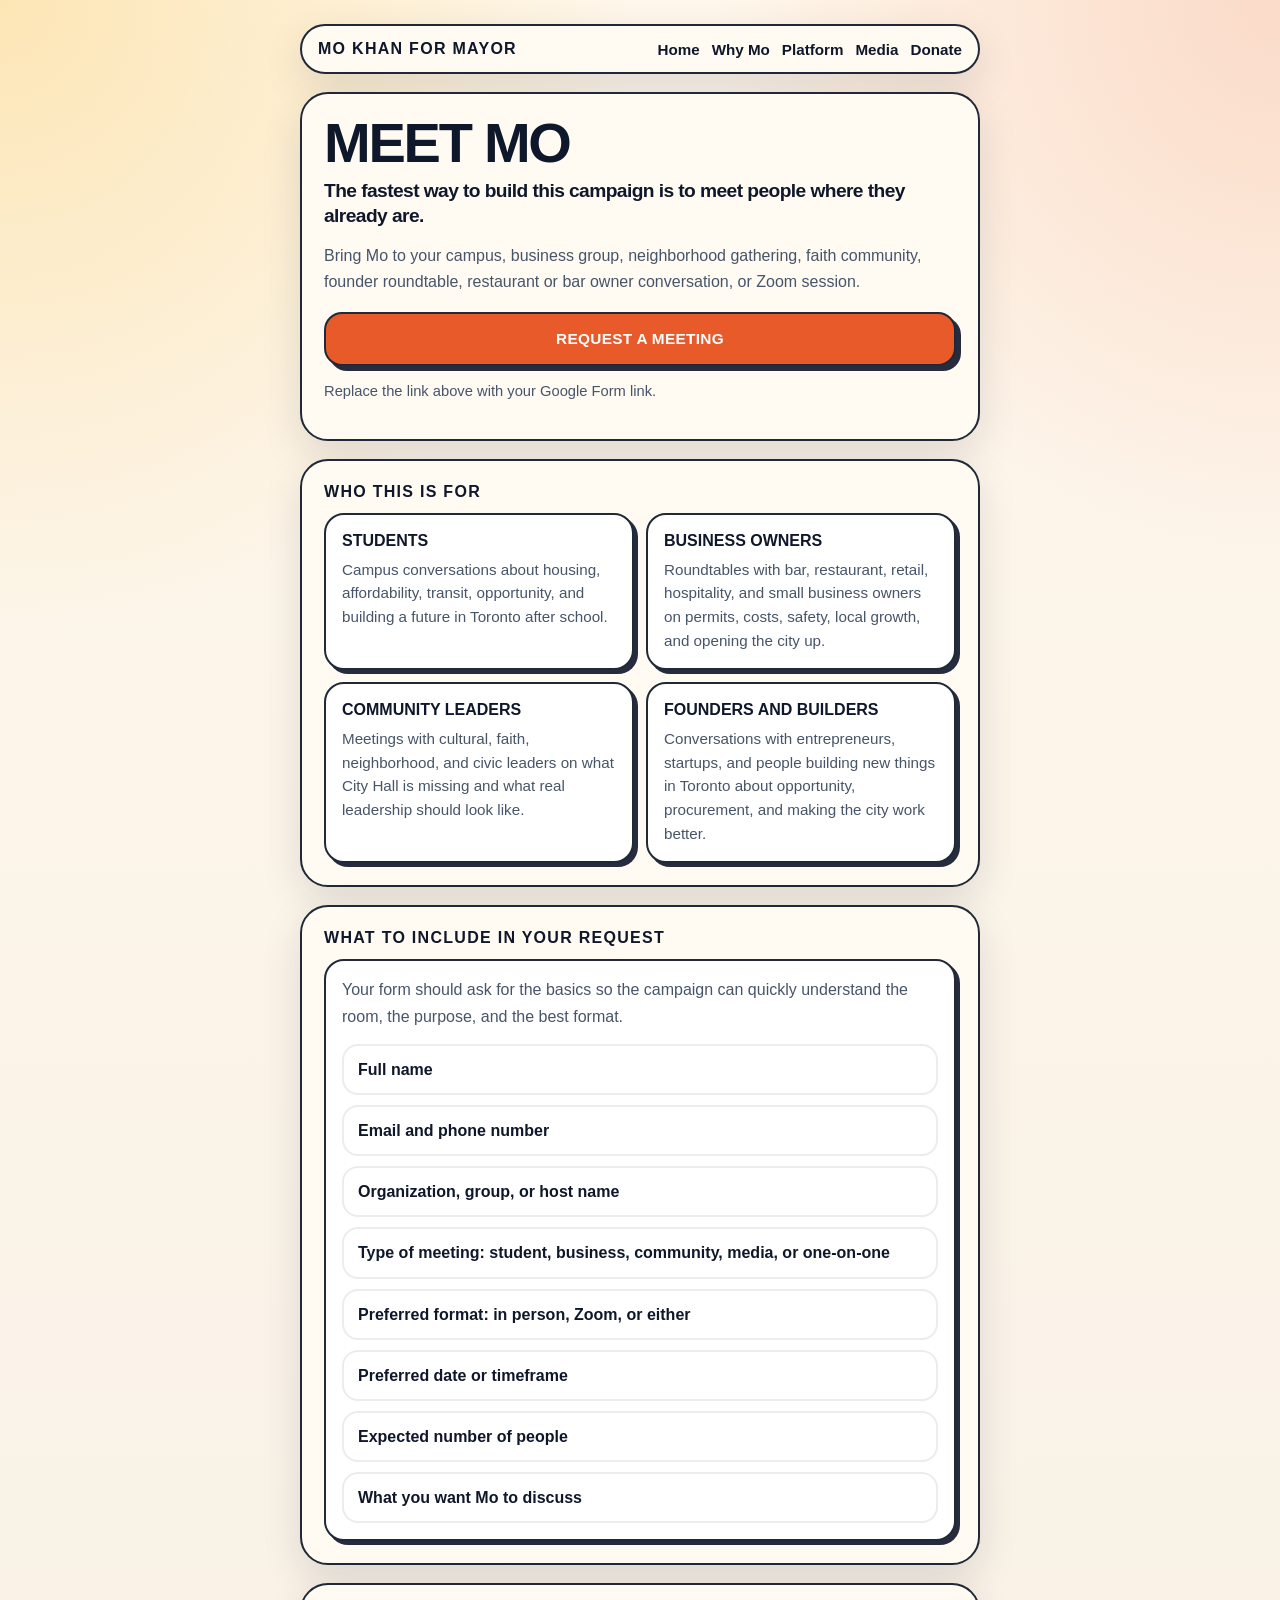
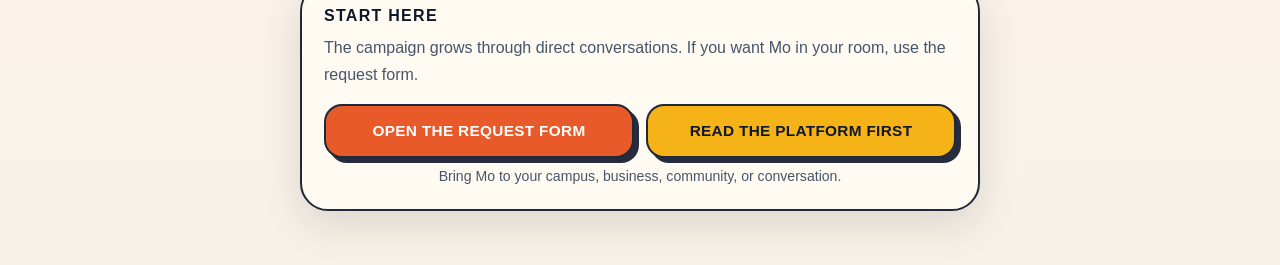
<file: meet.html>
<!DOCTYPE html>
<html lang="en">
<head>
  <meta charset="UTF-8" />
  <meta name="viewport" content="width=device-width, initial-scale=1.0" />
  <title>Meet Mo | Mo Khan for Mayor</title>
  <style>
    :root {
      --bg: #f7efe3;
      --paper: #fffaf2;
      --ink: #0f172a;
      --muted: #475569;
      --red: #e85a2a;
      --gold: #f6b317;
      --blue: #1657c0;
      --green: #0f7b5f;
      --border: #1f2937;
      --shadow: 0 14px 40px rgba(15, 23, 42, 0.12);
    }

    * { box-sizing: border-box; }

    body {
      margin: 0;
      font-family: Inter, -apple-system, BlinkMacSystemFont, "Segoe UI", Roboto, Helvetica, Arial, sans-serif;
      color: var(--ink);
      background:
        radial-gradient(circle at top left, rgba(246,179,23,0.25), transparent 28%),
        radial-gradient(circle at top right, rgba(232,90,42,0.18), transparent 25%),
        linear-gradient(180deg, #fff7eb 0%, #f8f1e7 100%);
      min-height: 100vh;
      padding: 18px 12px 30px;
    }

    .container {
      width: 100%;
      max-width: 680px;
      margin: 0 auto;
    }

    .nav,
    .section {
      background: var(--paper);
      border: 2px solid var(--border);
      box-shadow: var(--shadow);
      border-radius: 28px;
    }

    .nav {
      display: flex;
      justify-content: space-between;
      align-items: center;
      gap: 12px;
      flex-wrap: wrap;
      padding: 14px 16px;
      margin-bottom: 18px;
    }

    .brand {
      font-weight: 900;
      text-transform: uppercase;
      letter-spacing: 0.08em;
    }

    .navlinks {
      display: flex;
      gap: 12px;
      flex-wrap: wrap;
    }

    .navlinks a {
      text-decoration: none;
      color: var(--ink);
      font-weight: 800;
      font-size: 0.95rem;
    }

    .section {
      padding: 20px 16px;
      margin-bottom: 18px;
    }

    h1 {
      margin: 0 0 10px;
      font-size: clamp(2rem, 8vw, 3.5rem);
      line-height: 0.95;
      text-transform: uppercase;
      letter-spacing: -0.04em;
    }

    h2 {
      margin: 0 0 10px;
      font-size: 1rem;
      text-transform: uppercase;
      letter-spacing: 0.08em;
    }

    p {
      margin: 0 0 14px;
      color: var(--muted);
      line-height: 1.65;
      font-weight: 500;
    }

    .quote {
      font-size: 1.2rem;
      line-height: 1.3;
      font-weight: 900;
      letter-spacing: -0.03em;
      margin-bottom: 14px;
      color: var(--ink);
    }

    .grid {
      display: grid;
      gap: 12px;
      margin-top: 12px;
    }

    .card {
      background: #fff;
      border: 2px solid var(--border);
      border-radius: 20px;
      padding: 16px;
      box-shadow: 4px 4px 0 rgba(15, 23, 42, 0.9);
    }

    .card h3 {
      margin: 0 0 8px;
      text-transform: uppercase;
      font-size: 1rem;
      line-height: 1.2;
    }

    .card p {
      margin: 0;
      font-size: 0.95rem;
      line-height: 1.55;
    }

    .highlight {
      background: #fff;
      border: 2px solid var(--border);
      border-radius: 20px;
      padding: 16px;
      box-shadow: 4px 4px 0 rgba(15, 23, 42, 0.9);
      margin-top: 12px;
    }

    .checklist {
      display: grid;
      gap: 10px;
      margin-top: 12px;
    }

    .check {
      background: rgba(255,255,255,0.75);
      border: 2px solid rgba(15,23,42,0.08);
      border-radius: 16px;
      padding: 12px 14px;
      font-weight: 700;
      line-height: 1.45;
      color: var(--ink);
    }

    .actions {
      display: grid;
      gap: 12px;
      margin-top: 16px;
    }

    .btn {
      display: block;
      width: 100%;
      text-decoration: none;
      color: var(--ink);
      background: #fff;
      border: 2px solid var(--border);
      border-radius: 18px;
      padding: 16px 14px;
      font-weight: 900;
      font-size: 0.96rem;
      text-transform: uppercase;
      letter-spacing: 0.02em;
      text-align: center;
      box-shadow: 5px 5px 0 rgba(15, 23, 42, 0.9);
      transition: transform 0.15s ease, box-shadow 0.15s ease;
    }

    .btn:hover {
      transform: translate(-1px, -1px);
      box-shadow: 7px 7px 0 rgba(15, 23, 42, 0.95);
    }

    .btn.primary {
      background: var(--red);
      color: white;
    }

    .btn.secondary {
      background: var(--gold);
    }

    .btn.blue {
      background: #dcecff;
    }

    .note {
      margin-top: 14px;
      font-size: 0.92rem;
      line-height: 1.55;
      color: var(--muted);
    }

    .footer {
      text-align: center;
      margin-top: 8px;
      color: var(--muted);
      font-size: 0.88rem;
      line-height: 1.5;
      font-weight: 500;
    }

    @media (min-width: 700px) {
      body {
        padding: 24px 14px 36px;
      }

      .grid.two {
        grid-template-columns: 1fr 1fr;
      }

      .actions.two {
        grid-template-columns: 1fr 1fr;
      }

      .section {
        padding: 22px;
      }
    }
  </style>
</head>
<body>
  <main class="container">
    <nav class="nav">
      <div class="brand">Mo Khan for Mayor</div>
      <div class="navlinks">
        <a href="index.html">Home</a>
        <a href="why-mo.html">Why Mo</a>
        <a href="platform.html">Platform</a>
        <a href="media.html">Media</a>
        <a href="donate.html">Donate</a>
      </div>
    </nav>

    <section class="section">
      <h1>Meet Mo</h1>
      <p class="quote">
        The fastest way to build this campaign is to meet people where they already are.
      </p>
      <p>
        Bring Mo to your campus, business group, neighborhood gathering, faith community,
        founder roundtable, restaurant or bar owner conversation, or Zoom session.
      </p>

      <div class="actions">
        <a class="btn primary" href="YOUR_GOOGLE_FORM_LINK_HERE" target="_blank" rel="noopener noreferrer">
          Request a meeting
        </a>
      </div>

      <p class="note">
        Replace the link above with your Google Form link.
      </p>
    </section>

    <section class="section">
      <h2>Who this is for</h2>
      <div class="grid two">
        <div class="card">
          <h3>Students</h3>
          <p>
            Campus conversations about housing, affordability, transit, opportunity,
            and building a future in Toronto after school.
          </p>
        </div>

        <div class="card">
          <h3>Business owners</h3>
          <p>
            Roundtables with bar, restaurant, retail, hospitality, and small business owners
            on permits, costs, safety, local growth, and opening the city up.
          </p>
        </div>

        <div class="card">
          <h3>Community leaders</h3>
          <p>
            Meetings with cultural, faith, neighborhood, and civic leaders on what City Hall
            is missing and what real leadership should look like.
          </p>
        </div>

        <div class="card">
          <h3>Founders and builders</h3>
          <p>
            Conversations with entrepreneurs, startups, and people building new things in Toronto
            about opportunity, procurement, and making the city work better.
          </p>
        </div>
      </div>
    </section>

    <section class="section">
      <h2>What to include in your request</h2>
      <div class="highlight">
        <p>
          Your form should ask for the basics so the campaign can quickly understand the room,
          the purpose, and the best format.
        </p>

        <div class="checklist">
          <div class="check">Full name</div>
          <div class="check">Email and phone number</div>
          <div class="check">Organization, group, or host name</div>
          <div class="check">Type of meeting: student, business, community, media, or one-on-one</div>
          <div class="check">Preferred format: in person, Zoom, or either</div>
          <div class="check">Preferred date or timeframe</div>
          <div class="check">Expected number of people</div>
          <div class="check">What you want Mo to discuss</div>
        </div>
      </div>
    </section>

    <section class="section">
      <h2>Start here</h2>
      <p>
        The campaign grows through direct conversations. If you want Mo in your room, use the request form.
      </p>

      <div class="actions two">
        <a class="btn primary" href="YOUR_GOOGLE_FORM_LINK_HERE" target="_blank" rel="noopener noreferrer">
          Open the request form
        </a>
        <a class="btn secondary" href="platform.html">
          Read the platform first
        </a>
      </div>

      <div class="footer">
        Bring Mo to your campus, business, community, or conversation.
      </div>
    </section>
  </main>
</body>
</html>
</file>
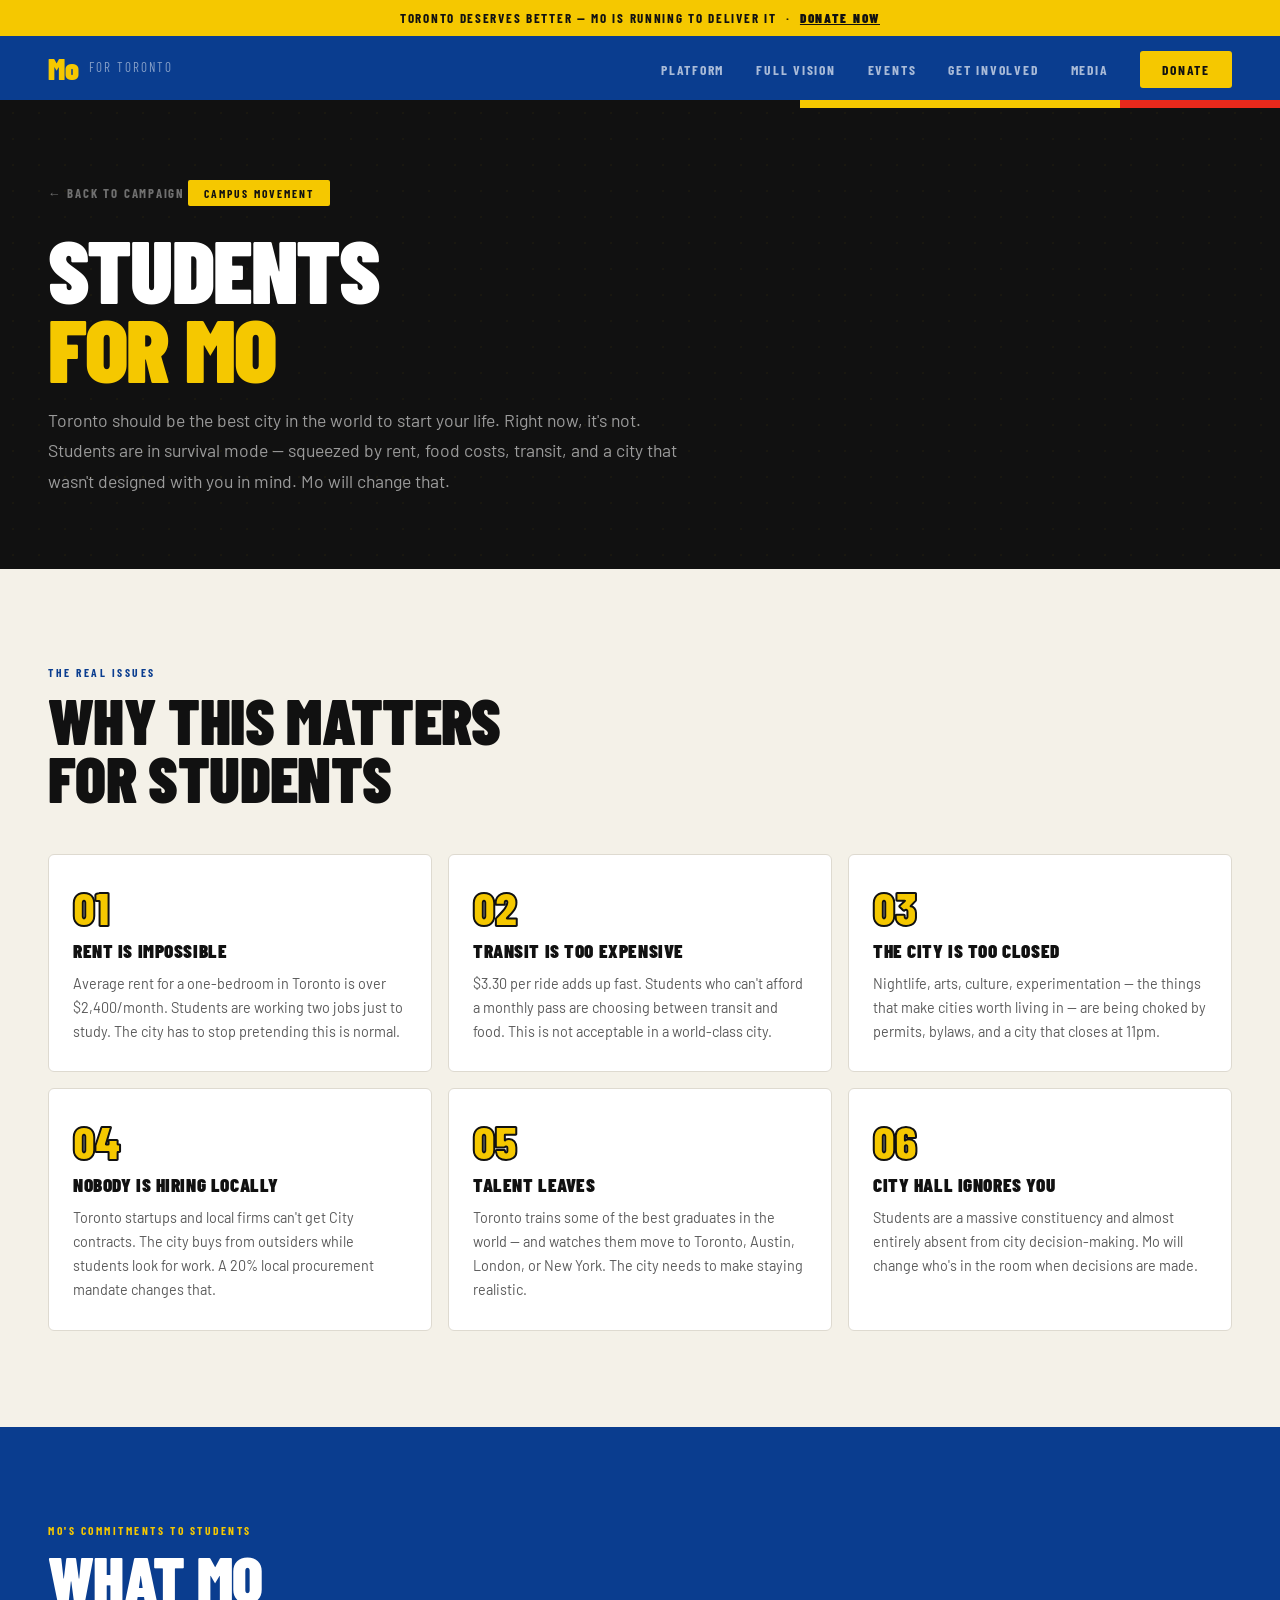
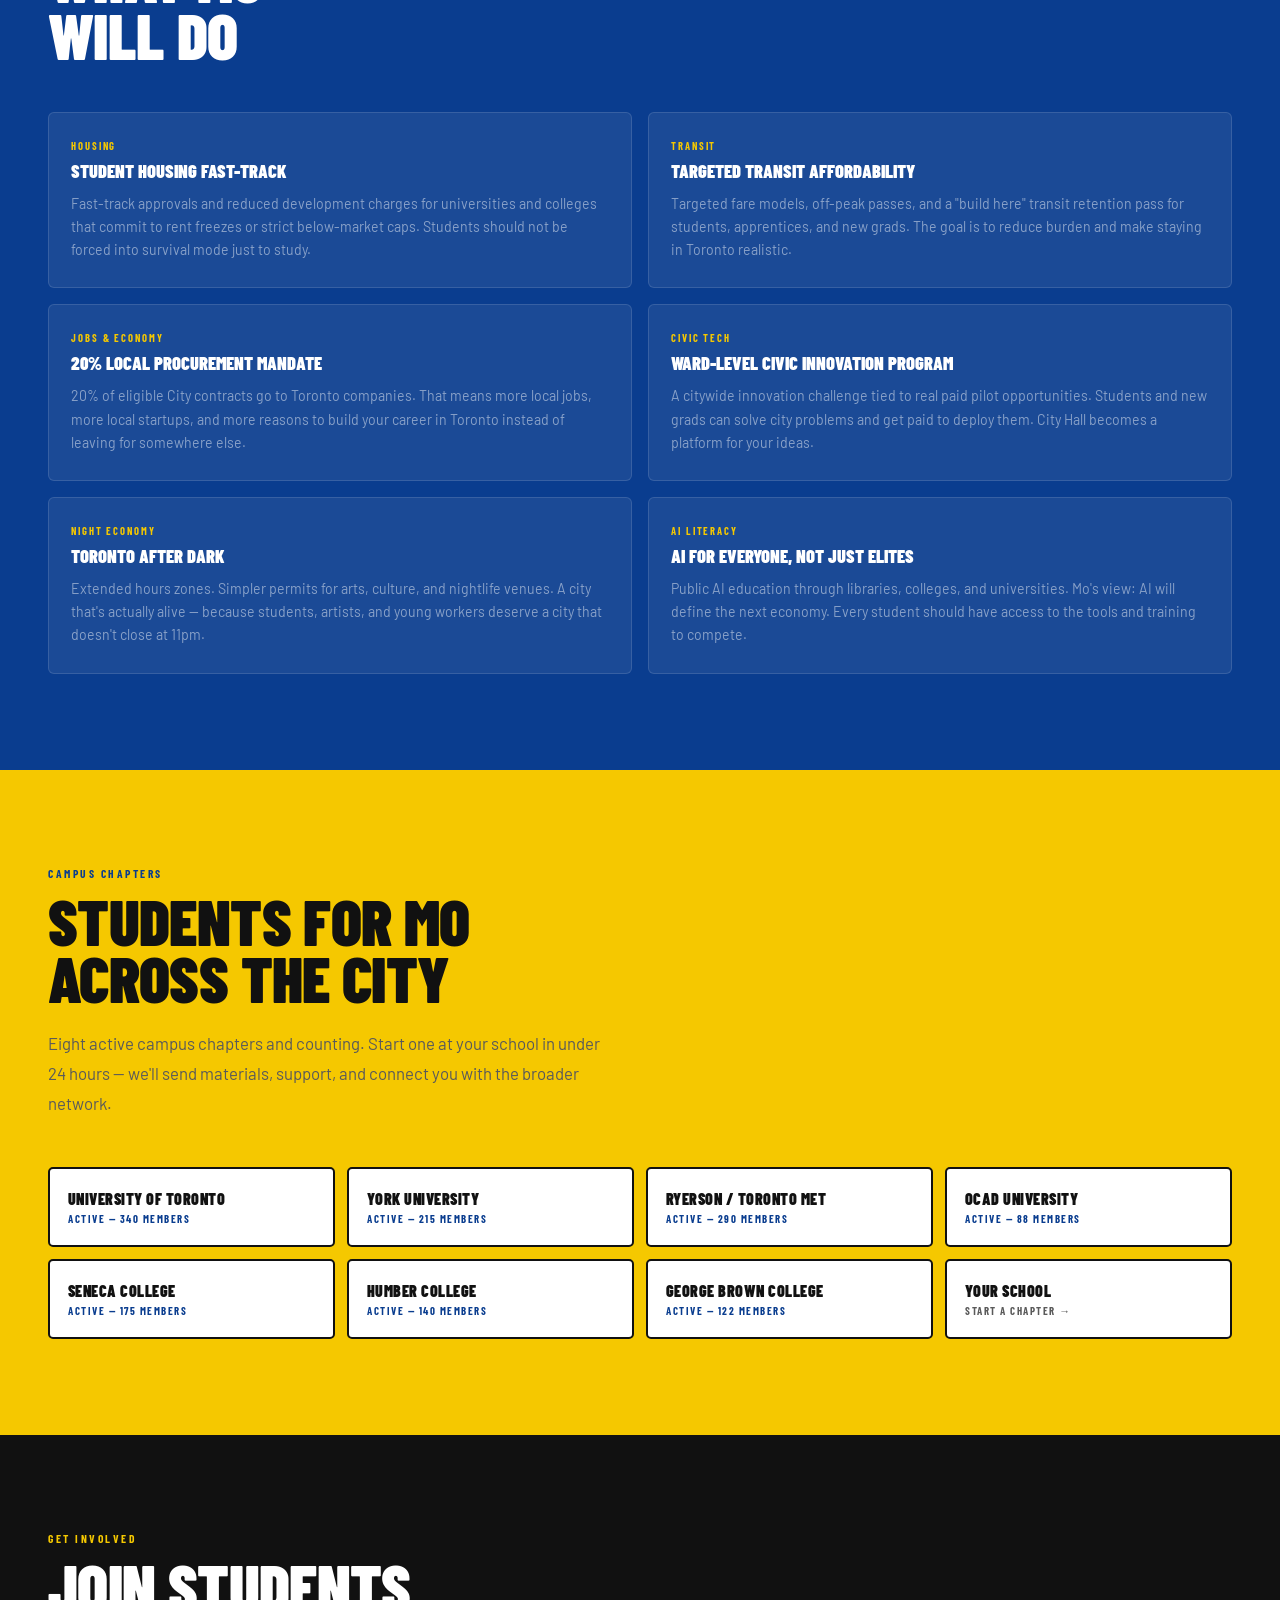
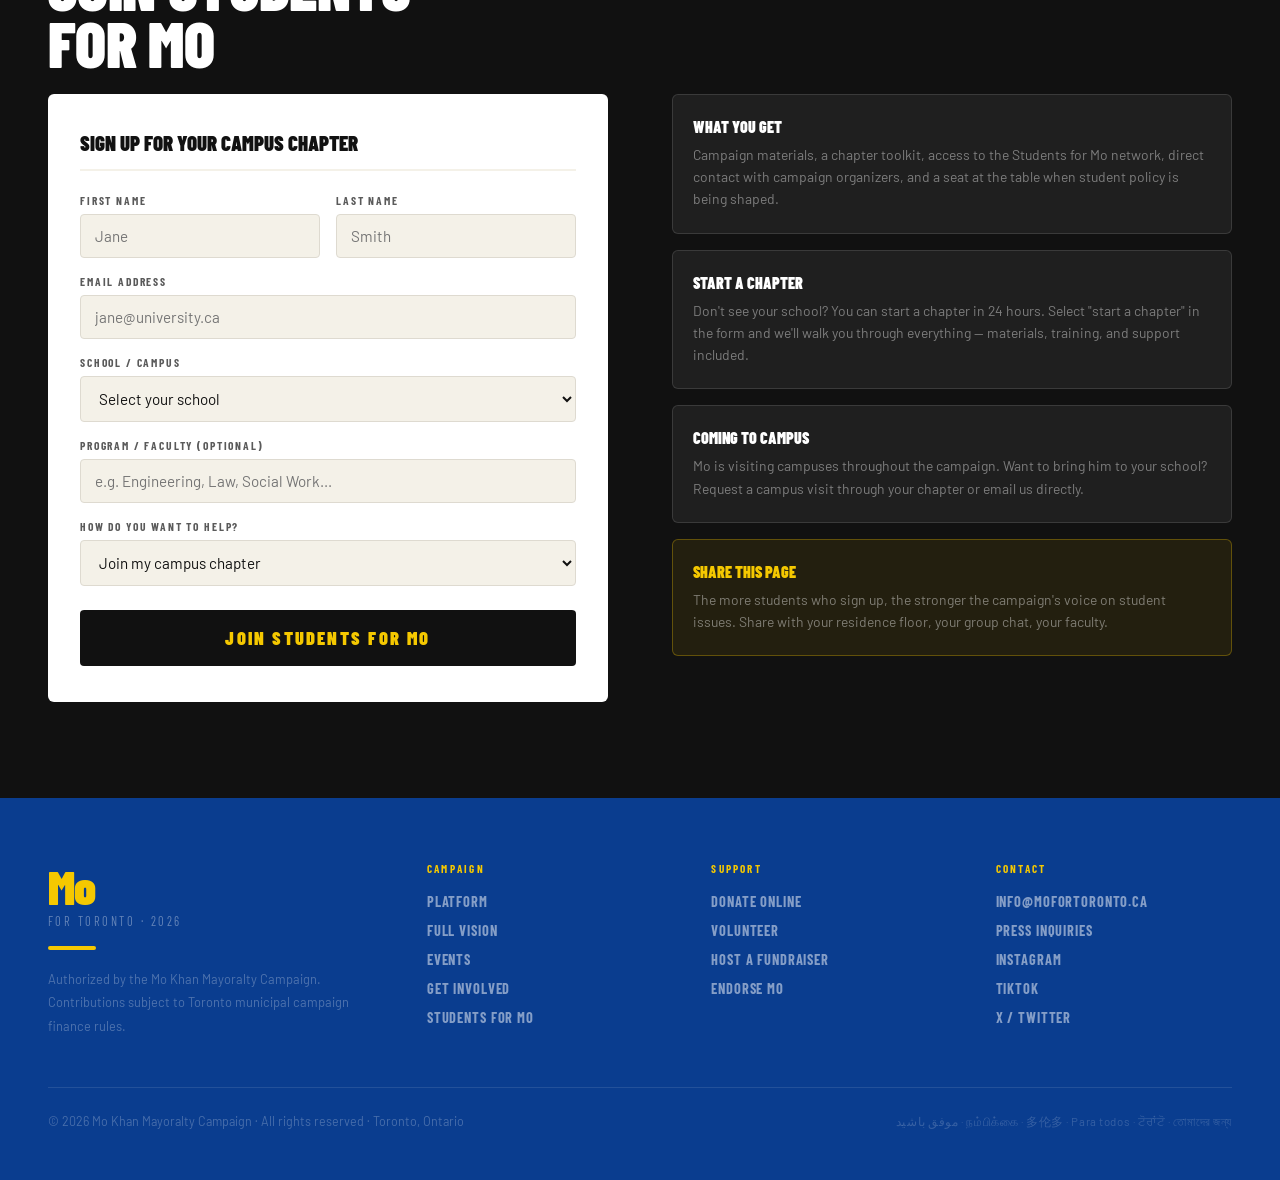
<file: students.html>
<!DOCTYPE html>
<html lang="en">
<head>
  <meta charset="UTF-8"/><meta name="viewport" content="width=device-width, initial-scale=1.0"/>
  <title>Students for Mo — Mo for Toronto</title>
  <link rel="preconnect" href="https://fonts.googleapis.com">
  <link rel="preconnect" href="https://fonts.gstatic.com" crossorigin>
  <link href="https://fonts.googleapis.com/css2?family=Barlow+Condensed:ital,wght@0,400;0,700;0,900;1,900&family=Barlow:wght@400;500;700&display=swap" rel="stylesheet">
  <link rel="stylesheet" href="shared.css">
  <style>
    .student-hero{background:var(--black);}
    .student-hero .page-title{color:white;}
    .student-hero .page-title span{color:var(--yellow);}
    .student-hero::before{background-image:radial-gradient(circle,rgba(245,200,0,.04) 1px,transparent 1px);}

    .issues-section{background:var(--paper);}
    .issues-grid{display:grid;grid-template-columns:repeat(3,1fr);gap:16px;margin-top:48px;}
    .issue-card{background:white;border:1.5px solid #dedad0;border-radius:6px;padding:28px 24px;}
    .issue-num{font-family:'Barlow Condensed',sans-serif;font-weight:900;font-size:3rem;color:var(--yellow);line-height:1;margin-bottom:8px;-webkit-text-stroke:2px var(--black);}
    .issue-title{font-family:'Barlow Condensed',sans-serif;font-weight:900;font-size:1.2rem;text-transform:uppercase;letter-spacing:.03em;margin-bottom:10px;}
    .issue-body{font-size:.9rem;line-height:1.65;color:var(--muted);}

    .policy-section{background:var(--blue);}
    .policy-section .eyebrow{color:var(--yellow);}
    .policy-section .section-title{color:white;}
    .policy-grid{display:grid;grid-template-columns:1fr 1fr;gap:16px;margin-top:48px;}
    .policy-card{background:rgba(255,255,255,.07);border:1.5px solid rgba(255,255,255,.12);border-radius:6px;padding:26px 22px;}
    .policy-card:hover{border-color:var(--yellow);}
    .policy-eyebrow{font-family:'Barlow Condensed',sans-serif;font-weight:700;font-size:.66rem;letter-spacing:.18em;text-transform:uppercase;color:var(--yellow);margin-bottom:8px;}
    .policy-title{font-family:'Barlow Condensed',sans-serif;font-weight:900;font-size:1.15rem;text-transform:uppercase;color:white;margin-bottom:10px;}
    .policy-body{font-size:.88rem;line-height:1.65;color:rgba(255,255,255,.48);}

    .chapters-section{background:var(--yellow);}
    .chapters-section .eyebrow{color:var(--blue);}
    .chapters-section .section-title{color:var(--black);}
    .chapters-grid{display:grid;grid-template-columns:repeat(4,1fr);gap:12px;margin-top:48px;}
    .chapter-card{background:white;border:2px solid var(--black);border-radius:5px;padding:20px 18px;}
    .chapter-school{font-family:'Barlow Condensed',sans-serif;font-weight:900;font-size:1rem;text-transform:uppercase;letter-spacing:.03em;margin-bottom:4px;}
    .chapter-status{font-family:'Barlow Condensed',sans-serif;font-weight:700;font-size:.68rem;letter-spacing:.14em;text-transform:uppercase;color:var(--blue);}
    .chapter-status.forming{color:var(--muted);}

    .signup-section{background:var(--black);}
    .signup-section .eyebrow{color:var(--yellow);}
    .signup-section .section-title{color:white;}
    .signup-layout{display:grid;grid-template-columns:1fr 1fr;gap:64px;align-items:start;}
    .signup-card{background:white;border-radius:6px;padding:36px 32px;}
    .signup-card-title{font-family:'Barlow Condensed',sans-serif;font-weight:900;font-size:1.3rem;text-transform:uppercase;margin-bottom:22px;padding-bottom:14px;border-bottom:2px solid var(--paper);}
    .submit-btn{width:100%;padding:17px;border:none;border-radius:4px;background:var(--black);color:var(--yellow);font-family:'Barlow Condensed',sans-serif;font-weight:900;font-size:1.15rem;letter-spacing:.12em;text-transform:uppercase;cursor:pointer;transition:background .15s;margin-top:8px;}
    .submit-btn:hover{background:#222;}
    .signup-side{display:flex;flex-direction:column;gap:16px;}
    .ss-card{background:rgba(255,255,255,.06);border:1.5px solid rgba(255,255,255,.12);border-radius:6px;padding:22px 20px;}
    .ss-title{font-family:'Barlow Condensed',sans-serif;font-weight:900;font-size:1rem;text-transform:uppercase;color:white;margin-bottom:8px;}
    .ss-body{font-size:.87rem;line-height:1.6;color:rgba(255,255,255,.42);}

    @media(max-width:900px){.issues-grid,.policy-grid{grid-template-columns:1fr 1fr;}.chapters-grid{grid-template-columns:1fr 1fr;}.signup-layout{grid-template-columns:1fr;}}
    @media(max-width:580px){.issues-grid,.policy-grid,.chapters-grid{grid-template-columns:1fr;}}
  </style>
</head>
<body>
<div class="ann-bar">Toronto deserves better — Mo is running to deliver it &nbsp;·&nbsp; <a href="donate.html" style="color:var(--black);font-weight:900;">Donate now</a></div>
<nav class="site-nav">
  <a class="nav-logo" href="index.html">Mo <span>for Toronto</span></a>
  <ul class="nav-links">
    <li><a href="index.html#platform">Platform</a></li>
    <li><a href="vision.html">Full vision</a></li>
    <li><a href="events.html">Events</a></li>
    <li><a href="involve.html">Get Involved</a></li>
    <li><a href="media.html">Media</a></li>
    <li><a href="donate.html" class="nav-cta">Donate</a></li>
  </ul>
</nav>

<div class="page-hero student-hero">
  <div class="page-hero-stripe">
    <span style="background:#111;flex:5;"></span><span style="background:#F5C800;flex:2;"></span><span style="background:#E8291C;flex:1;"></span>
  </div>
  <div class="page-hero-inner">
    <a class="page-back" href="index.html">← Back to campaign</a>
    <div class="page-tag">Campus movement</div>
    <h1 class="page-title">Students<br><span>for Mo</span></h1>
    <p class="page-intro" style="color:rgba(255,255,255,.58);">Toronto should be the best city in the world to start your life. Right now, it's not. Students are in survival mode — squeezed by rent, food costs, transit, and a city that wasn't designed with you in mind. Mo will change that.</p>
  </div>
</div>

<!-- THE REAL ISSUES -->
<section class="section issues-section">
  <div class="section-inner">
    <span class="eyebrow">The real issues</span>
    <h2 class="section-title">Why this matters<br>for students</h2>
    <div class="issues-grid">
      <div class="issue-card">
        <div class="issue-num">01</div>
        <div class="issue-title">Rent is impossible</div>
        <p class="issue-body">Average rent for a one-bedroom in Toronto is over $2,400/month. Students are working two jobs just to study. The city has to stop pretending this is normal.</p>
      </div>
      <div class="issue-card">
        <div class="issue-num">02</div>
        <div class="issue-title">Transit is too expensive</div>
        <p class="issue-body">$3.30 per ride adds up fast. Students who can't afford a monthly pass are choosing between transit and food. This is not acceptable in a world-class city.</p>
      </div>
      <div class="issue-card">
        <div class="issue-num">03</div>
        <div class="issue-title">The city is too closed</div>
        <p class="issue-body">Nightlife, arts, culture, experimentation — the things that make cities worth living in — are being choked by permits, bylaws, and a city that closes at 11pm.</p>
      </div>
      <div class="issue-card">
        <div class="issue-num">04</div>
        <div class="issue-title">Nobody is hiring locally</div>
        <p class="issue-body">Toronto startups and local firms can't get City contracts. The city buys from outsiders while students look for work. A 20% local procurement mandate changes that.</p>
      </div>
      <div class="issue-card">
        <div class="issue-num">05</div>
        <div class="issue-title">Talent leaves</div>
        <p class="issue-body">Toronto trains some of the best graduates in the world — and watches them move to Toronto, Austin, London, or New York. The city needs to make staying realistic.</p>
      </div>
      <div class="issue-card">
        <div class="issue-num">06</div>
        <div class="issue-title">City Hall ignores you</div>
        <p class="issue-body">Students are a massive constituency and almost entirely absent from city decision-making. Mo will change who's in the room when decisions are made.</p>
      </div>
    </div>
  </div>
</section>

<!-- MO'S STUDENT PLATFORM -->
<section class="section policy-section">
  <div class="section-inner">
    <span class="eyebrow eyebrow-white">Mo's commitments to students</span>
    <h2 class="section-title">What Mo<br>will do</h2>
    <div class="policy-grid">
      <div class="policy-card">
        <div class="policy-eyebrow">Housing</div>
        <div class="policy-title">Student housing fast-track</div>
        <p class="policy-body">Fast-track approvals and reduced development charges for universities and colleges that commit to rent freezes or strict below-market caps. Students should not be forced into survival mode just to study.</p>
      </div>
      <div class="policy-card">
        <div class="policy-eyebrow">Transit</div>
        <div class="policy-title">Targeted transit affordability</div>
        <p class="policy-body">Targeted fare models, off-peak passes, and a "build here" transit retention pass for students, apprentices, and new grads. The goal is to reduce burden and make staying in Toronto realistic.</p>
      </div>
      <div class="policy-card">
        <div class="policy-eyebrow">Jobs & economy</div>
        <div class="policy-title">20% local procurement mandate</div>
        <p class="policy-body">20% of eligible City contracts go to Toronto companies. That means more local jobs, more local startups, and more reasons to build your career in Toronto instead of leaving for somewhere else.</p>
      </div>
      <div class="policy-card">
        <div class="policy-eyebrow">Civic tech</div>
        <div class="policy-title">Ward-level civic innovation program</div>
        <p class="policy-body">A citywide innovation challenge tied to real paid pilot opportunities. Students and new grads can solve city problems and get paid to deploy them. City Hall becomes a platform for your ideas.</p>
      </div>
      <div class="policy-card">
        <div class="policy-eyebrow">Night economy</div>
        <div class="policy-title">Toronto After Dark</div>
        <p class="policy-body">Extended hours zones. Simpler permits for arts, culture, and nightlife venues. A city that's actually alive — because students, artists, and young workers deserve a city that doesn't close at 11pm.</p>
      </div>
      <div class="policy-card">
        <div class="policy-eyebrow">AI literacy</div>
        <div class="policy-title">AI for everyone, not just elites</div>
        <p class="policy-body">Public AI education through libraries, colleges, and universities. Mo's view: AI will define the next economy. Every student should have access to the tools and training to compete.</p>
      </div>
    </div>
  </div>
</section>

<!-- CAMPUS CHAPTERS -->
<section class="section chapters-section">
  <div class="section-inner">
    <span class="eyebrow">Campus chapters</span>
    <h2 class="section-title">Students for Mo<br>across the city</h2>
    <p class="section-body" style="max-width:560px;">Eight active campus chapters and counting. Start one at your school in under 24 hours — we'll send materials, support, and connect you with the broader network.</p>
    <div class="chapters-grid">
      <div class="chapter-card"><div class="chapter-school">University of Toronto</div><div class="chapter-status">Active — 340 members</div></div>
      <div class="chapter-card"><div class="chapter-school">York University</div><div class="chapter-status">Active — 215 members</div></div>
      <div class="chapter-card"><div class="chapter-school">Ryerson / Toronto Met</div><div class="chapter-status">Active — 290 members</div></div>
      <div class="chapter-card"><div class="chapter-school">OCAD University</div><div class="chapter-status">Active — 88 members</div></div>
      <div class="chapter-card"><div class="chapter-school">Seneca College</div><div class="chapter-status">Active — 175 members</div></div>
      <div class="chapter-card"><div class="chapter-school">Humber College</div><div class="chapter-status">Active — 140 members</div></div>
      <div class="chapter-card"><div class="chapter-school">George Brown College</div><div class="chapter-status">Active — 122 members</div></div>
      <div class="chapter-card"><div class="chapter-school">Your school</div><div class="chapter-status forming">Start a chapter →</div></div>
    </div>
  </div>
</section>

<!-- SIGN UP -->
<section class="section signup-section">
  <div class="section-inner">
    <span class="eyebrow eyebrow-white">Get involved</span>
    <h2 class="section-title">Join Students<br>for Mo</h2>
    <div class="signup-layout">
      <div class="signup-card">
        <div class="signup-card-title">Sign up for your campus chapter</div>
        <div class="form-row-2">
          <div class="form-group"><label class="form-label">First name</label><input class="form-input" type="text" placeholder="Jane"/></div>
          <div class="form-group"><label class="form-label">Last name</label><input class="form-input" type="text" placeholder="Smith"/></div>
        </div>
        <div class="form-group"><label class="form-label">Email address</label><input class="form-input" type="email" placeholder="jane@university.ca"/></div>
        <div class="form-group"><label class="form-label">School / Campus</label>
          <select class="form-select">
            <option value="">Select your school</option>
            <option>University of Toronto</option>
            <option>York University</option>
            <option>Toronto Metropolitan University</option>
            <option>OCAD University</option>
            <option>Seneca College</option>
            <option>Humber College</option>
            <option>George Brown College</option>
            <option>Other — start a chapter</option>
          </select>
        </div>
        <div class="form-group"><label class="form-label">Program / Faculty (optional)</label><input class="form-input" type="text" placeholder="e.g. Engineering, Law, Social Work..."/></div>
        <div class="form-group"><label class="form-label">How do you want to help?</label>
          <select class="form-select">
            <option>Join my campus chapter</option>
            <option>Start a chapter at my school</option>
            <option>Organize a campus event</option>
            <option>Help with social media</option>
            <option>All of the above</option>
          </select>
        </div>
        <button class="submit-btn">Join Students for Mo</button>
      </div>
      <div class="signup-side">
        <div class="ss-card"><div class="ss-title">What you get</div><p class="ss-body">Campaign materials, a chapter toolkit, access to the Students for Mo network, direct contact with campaign organizers, and a seat at the table when student policy is being shaped.</p></div>
        <div class="ss-card"><div class="ss-title">Start a chapter</div><p class="ss-body">Don't see your school? You can start a chapter in 24 hours. Select "start a chapter" in the form and we'll walk you through everything — materials, training, and support included.</p></div>
        <div class="ss-card"><div class="ss-title">Coming to campus</div><p class="ss-body">Mo is visiting campuses throughout the campaign. Want to bring him to your school? Request a campus visit through your chapter or email us directly.</p></div>
        <div class="ss-card" style="background:rgba(245,200,0,.08);border-color:rgba(245,200,0,.3);">
          <div class="ss-title" style="color:var(--yellow);">Share this page</div>
          <p class="ss-body">The more students who sign up, the stronger the campaign's voice on student issues. Share with your residence floor, your group chat, your faculty.</p>
        </div>
      </div>
    </div>
  </div>
</section>

<footer class="site-footer">
  <div class="site-footer-inner">
    <div class="site-footer-top">
      <div class="footer-brand">
        <span class="f-logo">Mo</span>
        <span class="f-sub">for Toronto · 2026</span>
        <div class="f-bar"></div>
        <p class="f-note">Authorized by the Mo Khan Mayoralty Campaign.<br>Contributions subject to Toronto municipal campaign finance rules.</p>
      </div>
      <div>
        <div class="footer-col-title">Campaign</div>
        <ul class="footer-links">
          <li><a href="index.html#platform">Platform</a></li>
          <li><a href="vision.html">Full vision</a></li>
          <li><a href="events.html">Events</a></li>
          <li><a href="involve.html">Get involved</a></li>
          <li><a href="students.html">Students for Mo</a></li>
        </ul>
      </div>
      <div>
        <div class="footer-col-title">Support</div>
        <ul class="footer-links">
          <li><a href="donate.html">Donate online</a></li>
          <li><a href="involve.html">Volunteer</a></li>
          <li><a href="involve.html">Host a fundraiser</a></li>
          <li><a href="involve.html">Endorse Mo</a></li>
        </ul>
      </div>
      <div>
        <div class="footer-col-title">Contact</div>
        <ul class="footer-links">
          <li><a href="mailto:info@mofortoronto.ca">info@mofortoronto.ca</a></li>
          <li><a href="media.html">Press inquiries</a></li>
          <li><a href="#">Instagram</a></li>
          <li><a href="#">TikTok</a></li>
          <li><a href="#">X / Twitter</a></li>
        </ul>
      </div>
    </div>
    <div class="site-footer-bottom">
      <span class="footer-bottom-note">© 2026 Mo Khan Mayoralty Campaign · All rights reserved · Toronto, Ontario</span>
      <span class="footer-langs">موفق باشید · நம்பிக்கை · 多伦多 · Para todos · ਟੋਰਾਂਟੋ · তোমাদের জন্য</span>
    </div>
  </div>
</footer>
</body>
</html>
</file>
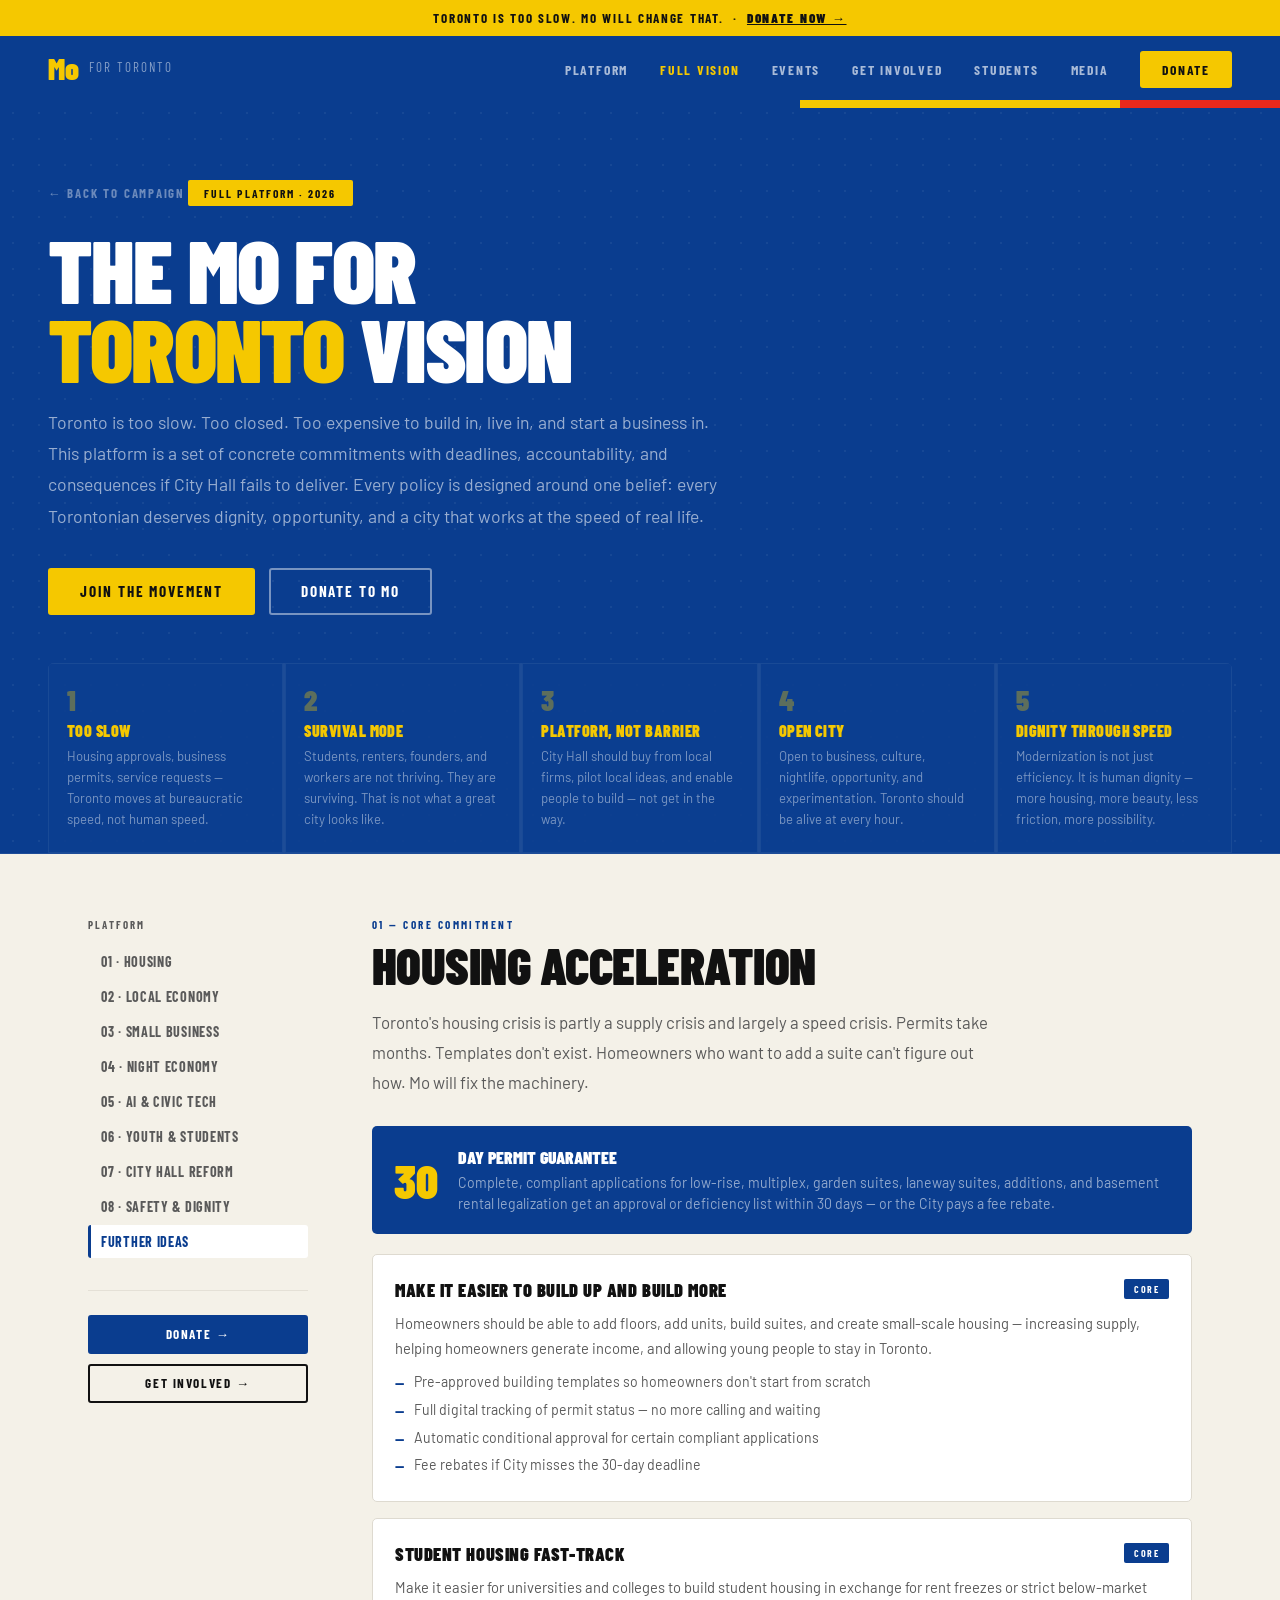
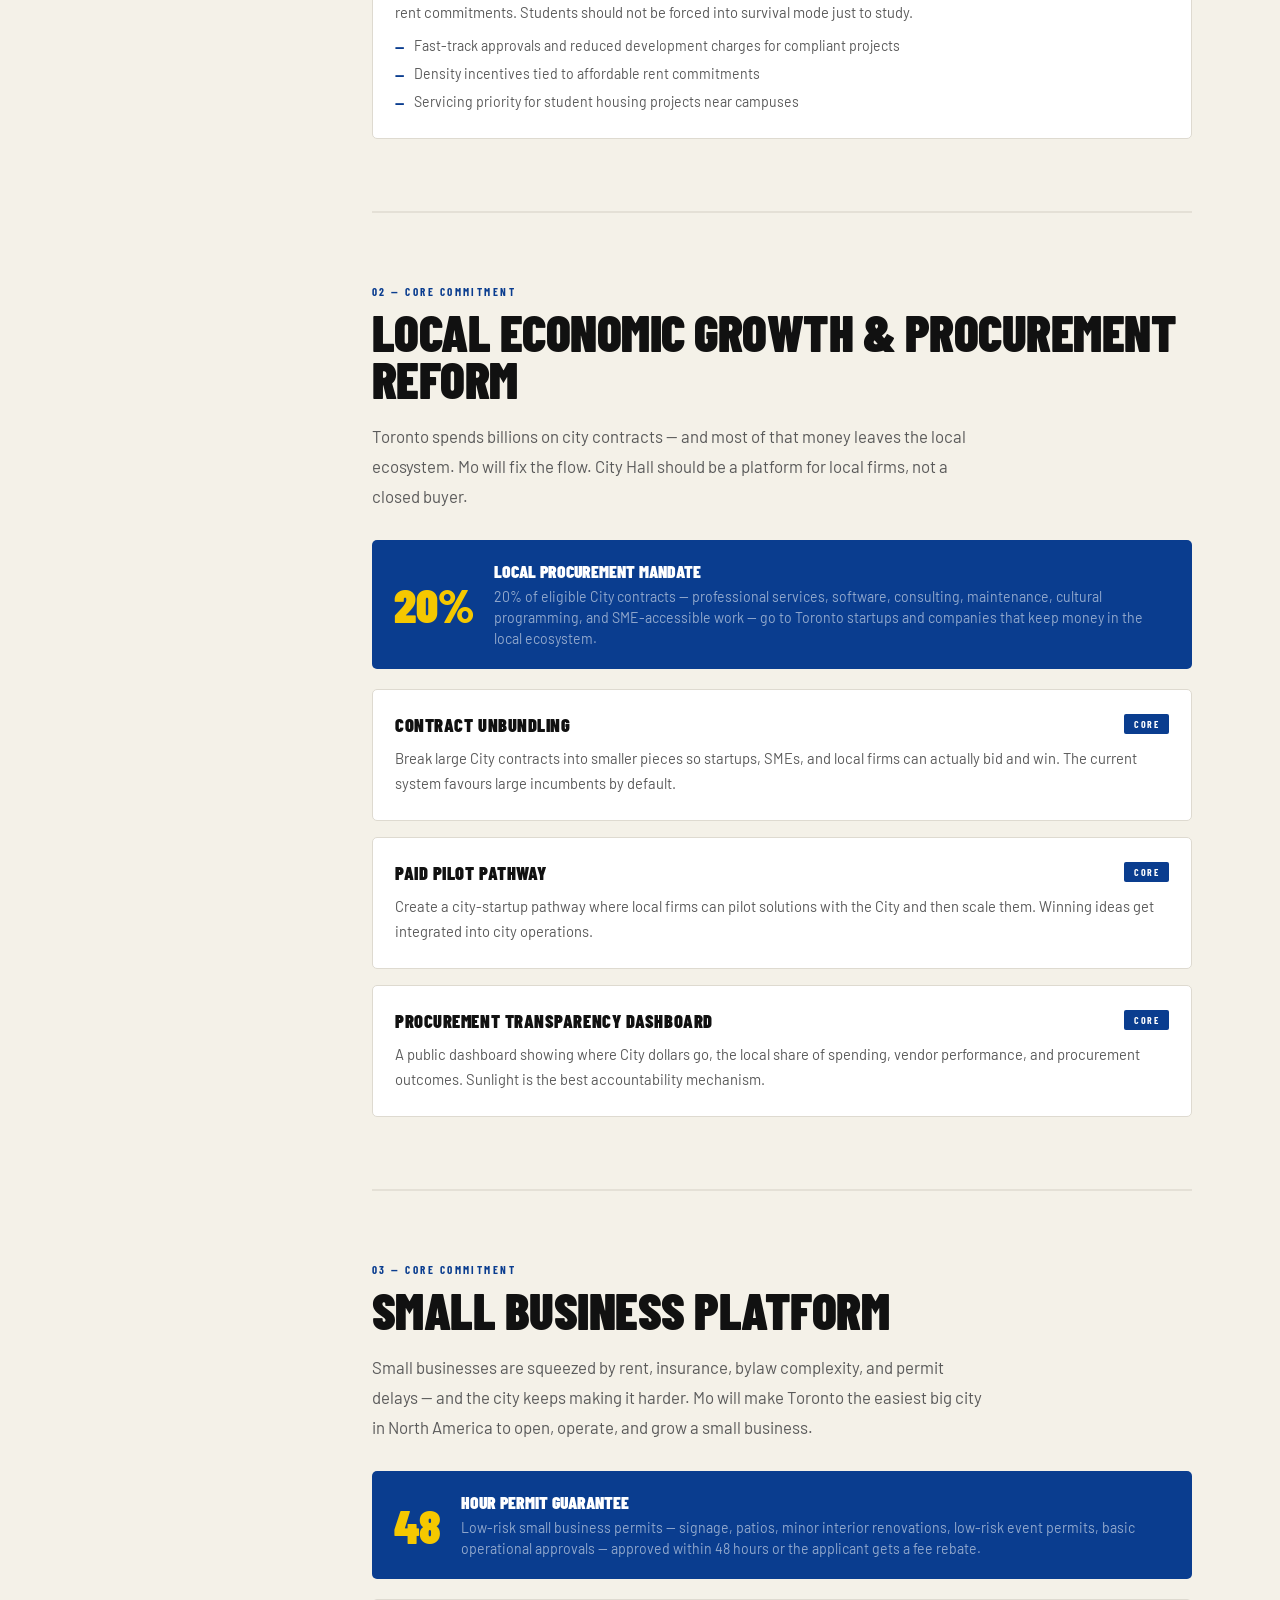
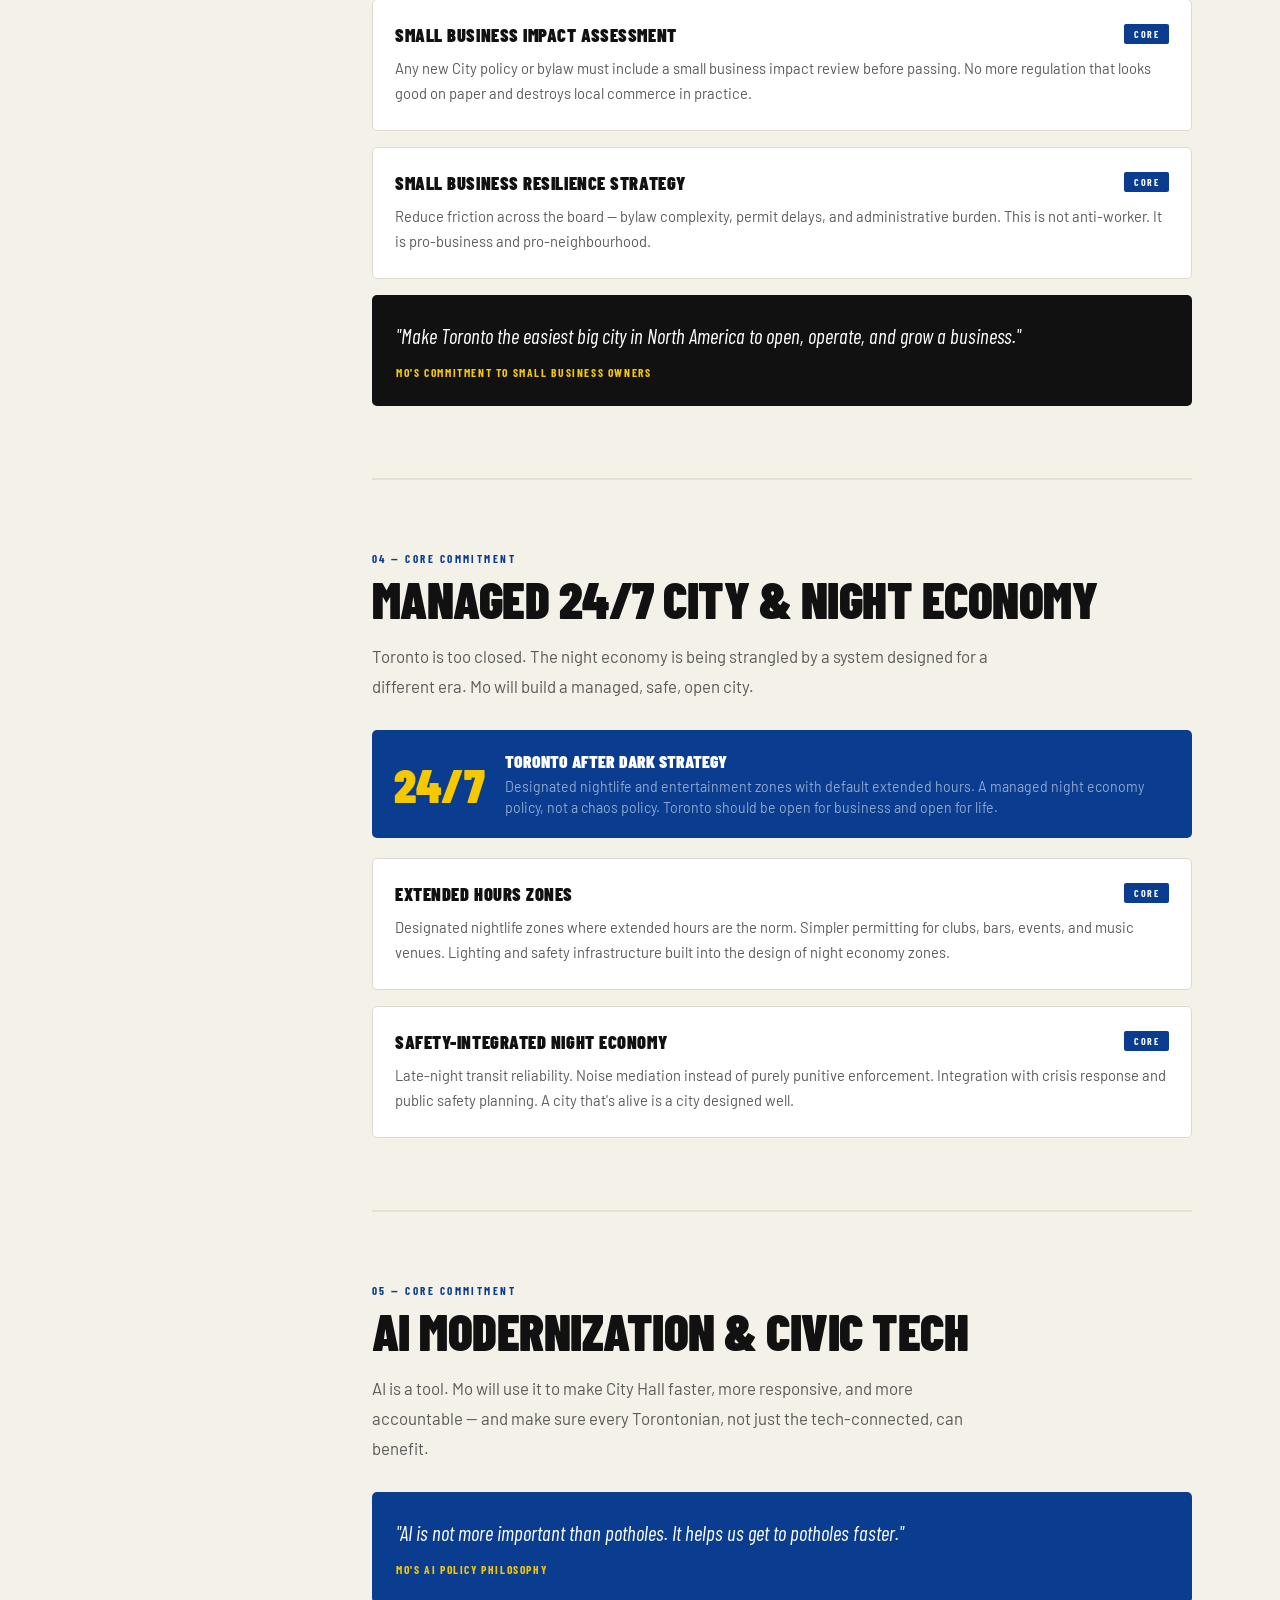
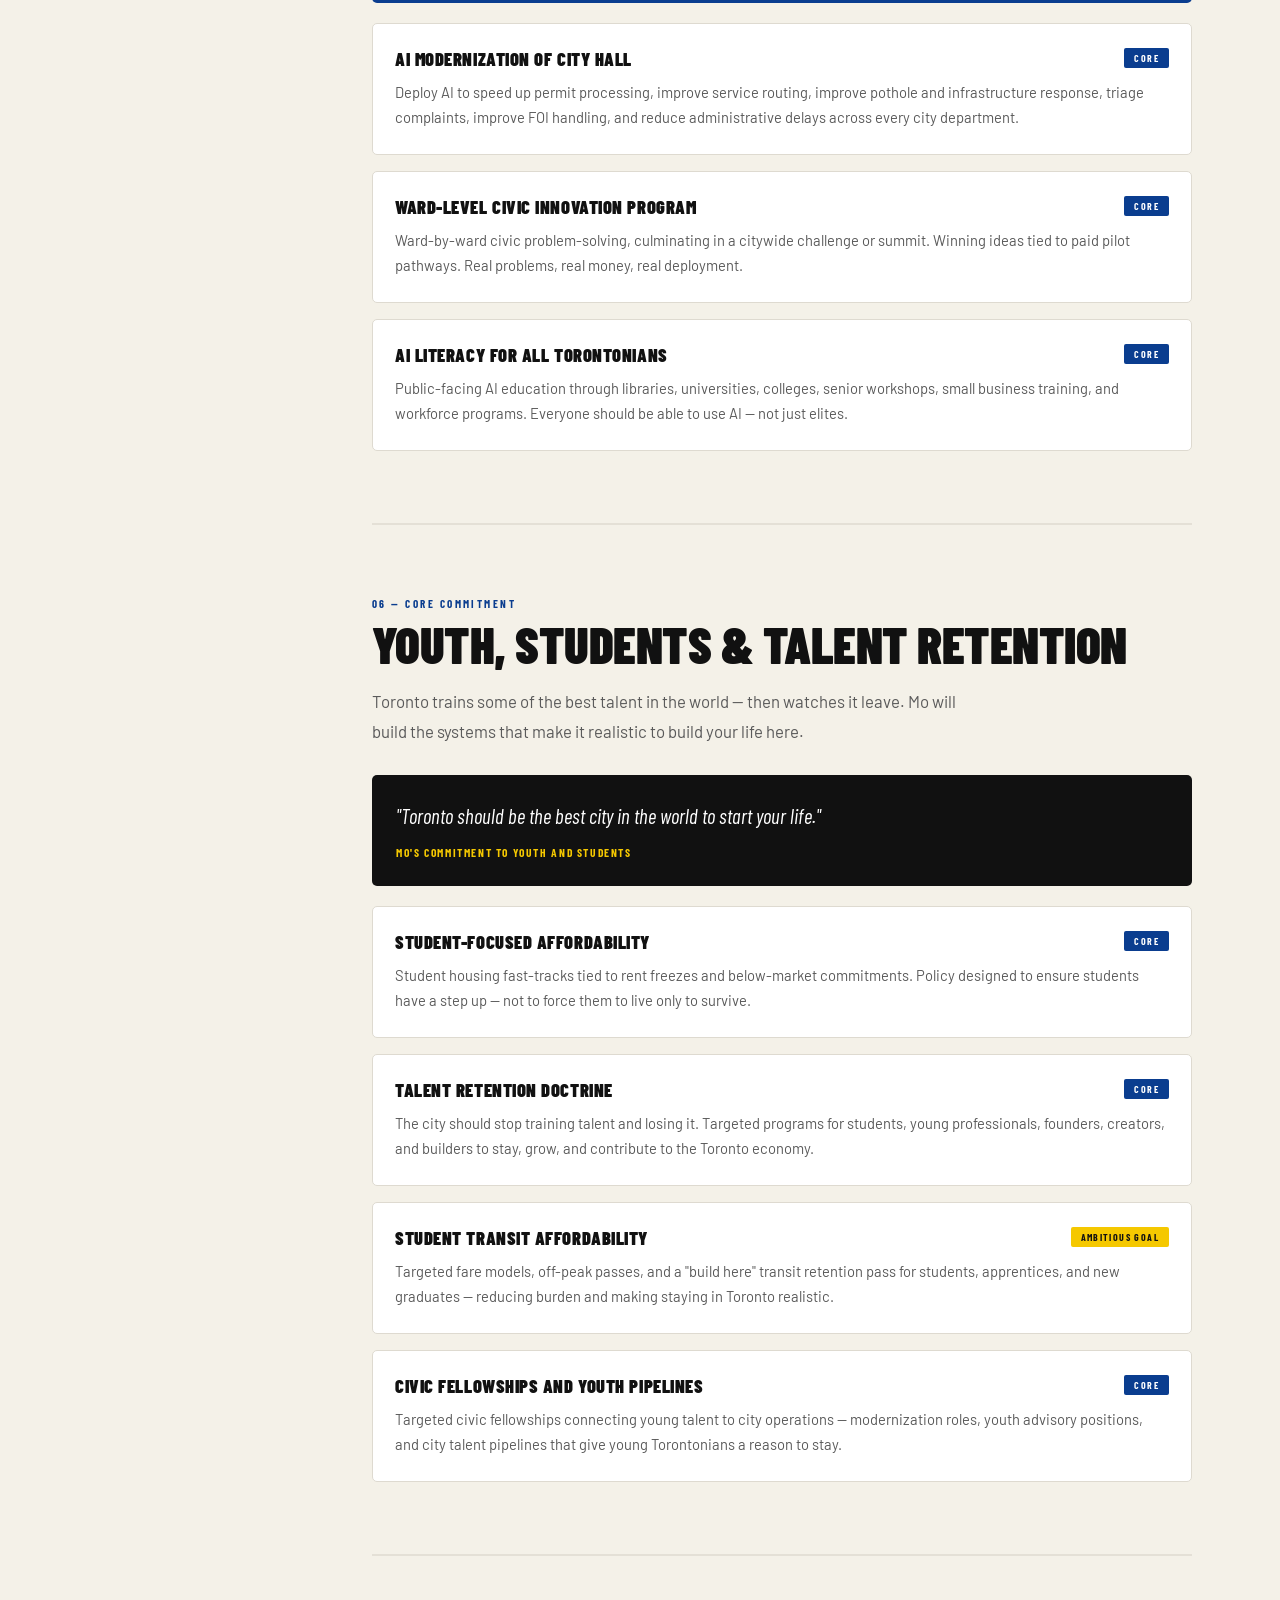
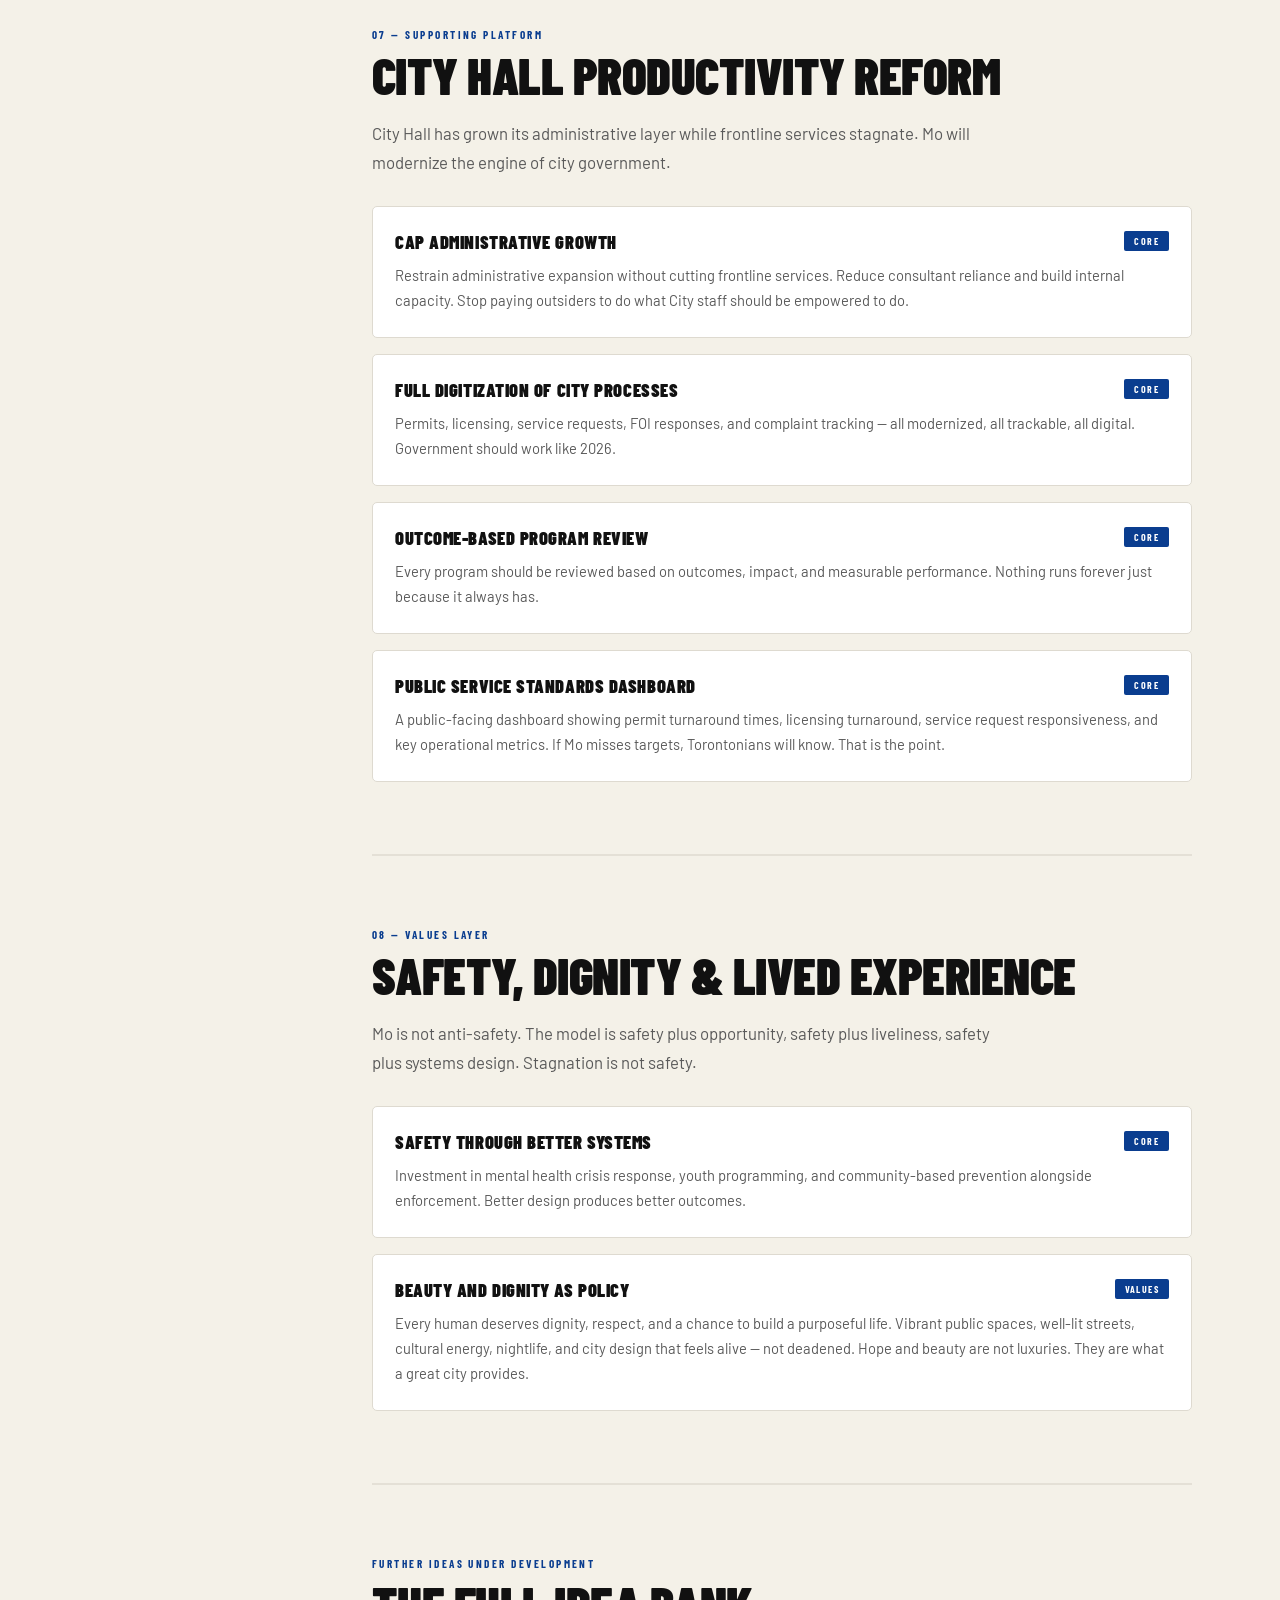
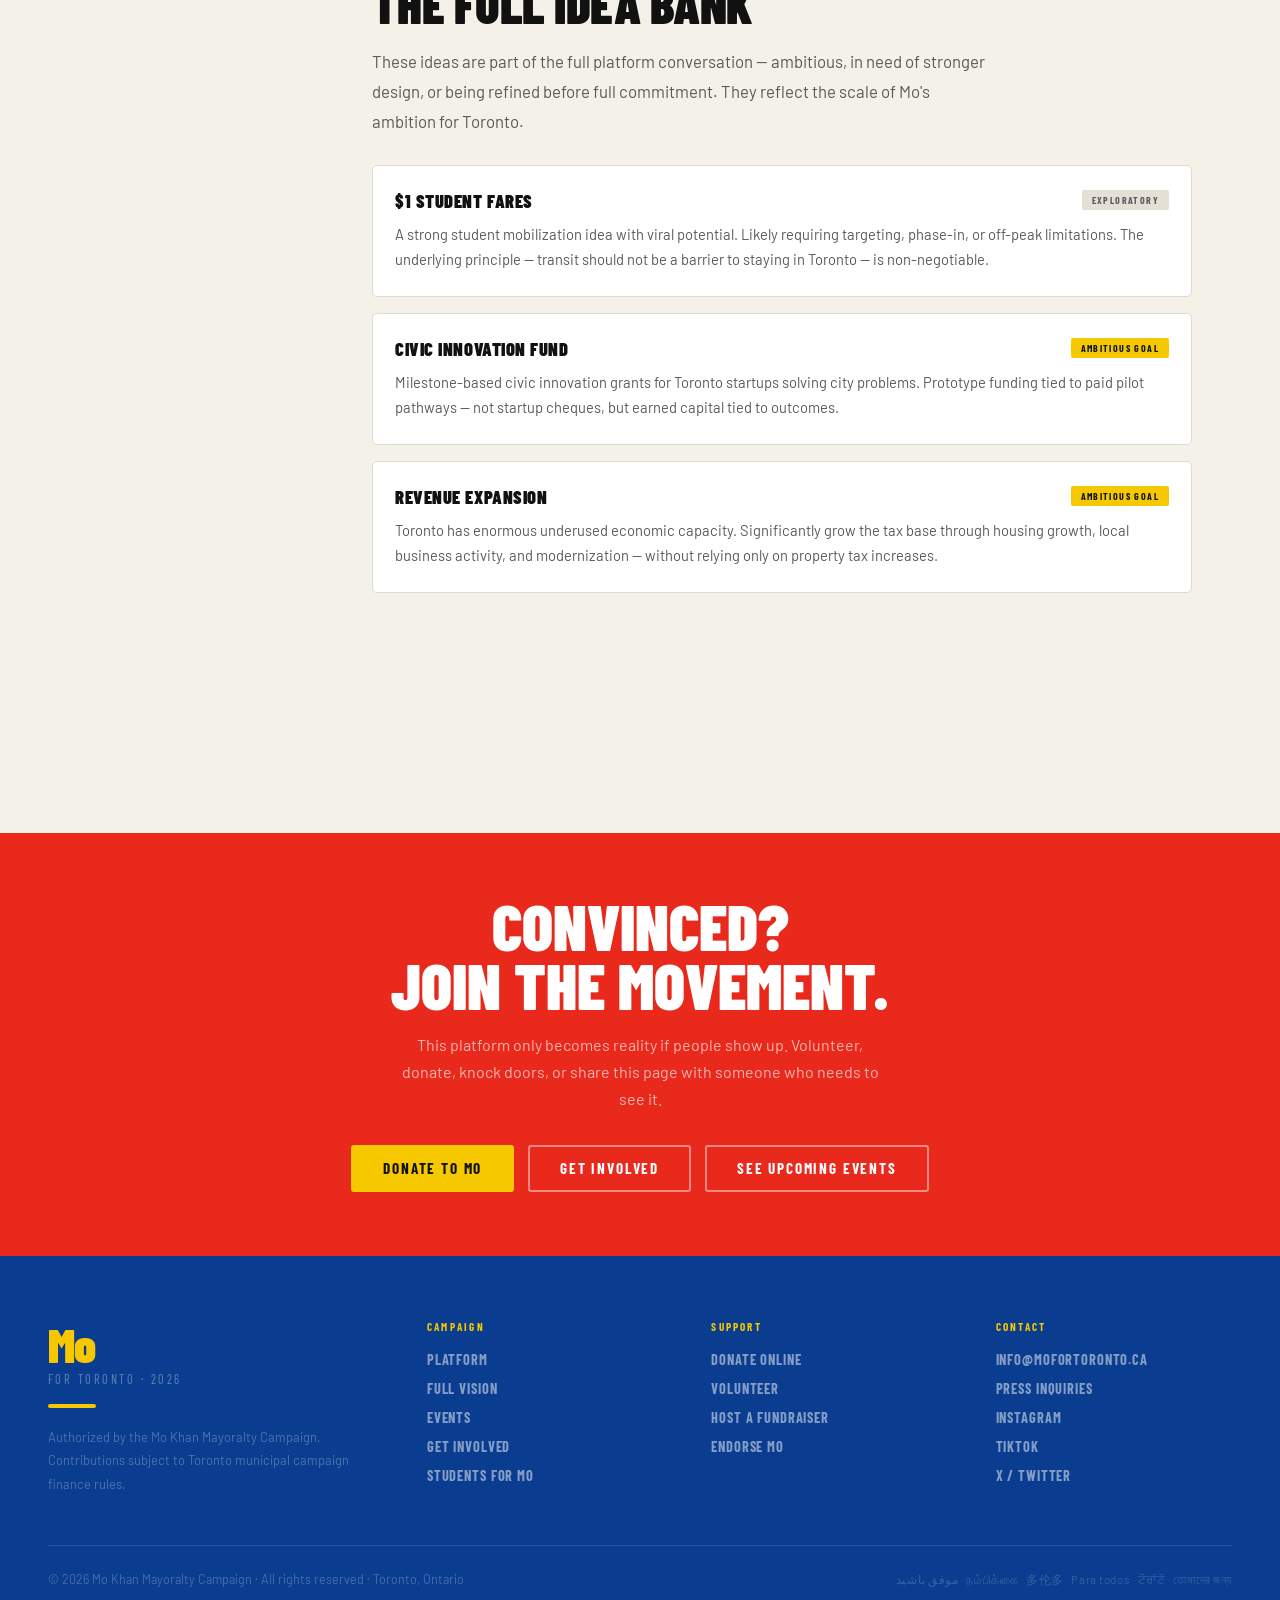
<file: vision.html>
<!DOCTYPE html>
<html lang="en">
<head>
  <meta charset="UTF-8"/>
  <meta name="viewport" content="width=device-width, initial-scale=1.0"/>
  <title>The Vision — Mo for Toronto</title>
  <meta name="description" content="The full Mo for Toronto platform — 8 policy areas, 5 signature commitments, and the philosophy behind a campaign to make Toronto faster, more open, and fairer for everyone."/>
  <meta property="og:title" content="The Vision — Mo for Toronto"/>
  <meta property="og:description" content="30-day housing permits, 48-hour business permits, 20% local procurement, a 24/7 city, and AI-powered City Hall. The full platform."/>
  <meta property="og:type" content="website"/>
  <meta name="twitter:card" content="summary_large_image"/>
  <link rel="preconnect" href="https://fonts.googleapis.com">
  <link rel="preconnect" href="https://fonts.gstatic.com" crossorigin>
  <link href="https://fonts.googleapis.com/css2?family=Barlow+Condensed:ital,wght@0,400;0,700;0,900;1,900&family=Barlow:wght@400;500;700&display=swap" rel="stylesheet">
  <link rel="stylesheet" href="shared.css">
  <style>
    .v-hero{background:var(--blue);padding:80px 48px 0;position:relative;overflow:hidden;border-bottom:1px solid rgba(255,255,255,.08);}
    .v-hero::before{content:'';position:absolute;inset:0;background-image:radial-gradient(circle,rgba(255,255,255,.055) 1px,transparent 1px);background-size:26px 26px;pointer-events:none;}
    .v-hero-stripe{position:absolute;top:0;left:0;right:0;height:8px;display:flex;}
    .v-hero-inner{max-width:var(--max);margin:0 auto;position:relative;z-index:2;}
    .v-back{font-family:'Barlow Condensed',sans-serif;font-weight:700;font-size:.8rem;letter-spacing:.14em;text-transform:uppercase;color:rgba(255,255,255,.4);text-decoration:none;display:inline-flex;align-items:center;gap:8px;margin-bottom:28px;transition:color .15s;}
    .v-back:hover{color:var(--yellow);}
    .v-tag{display:inline-block;background:var(--yellow);color:var(--black);font-family:'Barlow Condensed',sans-serif;font-weight:700;font-size:.72rem;letter-spacing:.18em;text-transform:uppercase;padding:6px 16px;border-radius:2px;margin-bottom:18px;}
    .v-title{font-family:'Barlow Condensed',sans-serif;font-weight:900;font-size:clamp(52px,7vw,96px);line-height:.88;letter-spacing:-.02em;text-transform:uppercase;color:white;margin-bottom:20px;}
    .v-title span{color:var(--yellow);}
    .v-intro{font-size:1.1rem;line-height:1.78;color:rgba(255,255,255,.58);max-width:680px;margin-bottom:36px;}
    .v-philosophy{display:grid;grid-template-columns:repeat(5,1fr);gap:2px;background:rgba(255,255,255,.08);border-radius:6px 6px 0 0;overflow:hidden;margin-top:48px;}
    .v-phil{background:rgba(10,61,143,.9);padding:22px 18px;border:1px solid rgba(255,255,255,.06);}
    .v-phil-num{font-family:'Barlow Condensed',sans-serif;font-weight:900;font-size:1.8rem;color:var(--yellow);opacity:.35;line-height:1;margin-bottom:6px;}
    .v-phil-title{font-family:'Barlow Condensed',sans-serif;font-weight:900;font-size:1rem;text-transform:uppercase;letter-spacing:.03em;color:var(--yellow);margin-bottom:6px;}
    .v-phil-body{font-size:.82rem;line-height:1.6;color:rgba(255,255,255,.45);}

    .v-body{padding:0 48px 96px;max-width:var(--max);margin:0 auto;}
    .v-layout{display:grid;grid-template-columns:220px 1fr;gap:64px;padding-top:64px;}

    .v-toc{position:sticky;top:80px;height:fit-content;}
    .v-toc-title{font-family:'Barlow Condensed',sans-serif;font-weight:700;font-size:.68rem;letter-spacing:.2em;text-transform:uppercase;color:var(--muted);margin-bottom:14px;}
    .v-toc-links{list-style:none;display:flex;flex-direction:column;gap:2px;}
    .v-toc-links a{font-family:'Barlow Condensed',sans-serif;font-weight:700;font-size:.88rem;letter-spacing:.05em;text-transform:uppercase;color:var(--muted);text-decoration:none;padding:8px 10px;border-radius:3px;display:block;transition:background .15s,color .15s;border-left:3px solid transparent;}
    .v-toc-links a:hover{background:white;color:var(--blue);}
    .v-toc-links a.active{border-left-color:var(--blue);color:var(--blue);background:white;}

    .v-section{margin-bottom:72px;padding-bottom:72px;border-bottom:2px solid #e4e0d6;}
    .v-section:last-child{border-bottom:none;}
    .v-section-label{font-family:'Barlow Condensed',sans-serif;font-weight:700;font-size:.7rem;letter-spacing:.22em;text-transform:uppercase;color:var(--blue);display:block;margin-bottom:10px;}
    .v-section-title{font-family:'Barlow Condensed',sans-serif;font-weight:900;font-size:clamp(32px,4vw,52px);line-height:.92;letter-spacing:-.01em;text-transform:uppercase;margin-bottom:20px;}
    .v-section-lead{font-size:1.05rem;line-height:1.78;color:var(--muted);margin-bottom:28px;max-width:620px;}

    .v-guarantee{background:var(--blue);border-radius:5px;padding:20px 22px;margin-bottom:20px;display:flex;align-items:center;gap:20px;}
    .v-guarantee-num{font-family:'Barlow Condensed',sans-serif;font-weight:900;font-size:3rem;color:var(--yellow);line-height:1;flex-shrink:0;}
    .v-guarantee-title{font-family:'Barlow Condensed',sans-serif;font-weight:900;font-size:1.1rem;text-transform:uppercase;color:white;margin-bottom:4px;}
    .v-guarantee-desc{font-size:.88rem;color:rgba(255,255,255,.55);line-height:1.5;}

    .v-policies{display:flex;flex-direction:column;gap:16px;}
    .v-policy{background:white;border:1.5px solid #dedad0;border-radius:5px;padding:24px 22px;}
    .v-policy-header{display:flex;align-items:flex-start;justify-content:space-between;gap:16px;margin-bottom:10px;}
    .v-policy-title{font-family:'Barlow Condensed',sans-serif;font-weight:900;font-size:1.15rem;text-transform:uppercase;letter-spacing:.03em;}
    .v-policy-tag{font-family:'Barlow Condensed',sans-serif;font-weight:700;font-size:.62rem;letter-spacing:.14em;text-transform:uppercase;padding:4px 10px;border-radius:2px;white-space:nowrap;flex-shrink:0;}
    .tag-core{background:var(--blue);color:white;}
    .tag-goal{background:var(--yellow);color:var(--black);}
    .tag-stretch{background:#e4e0d6;color:var(--muted);}
    .v-policy-body{font-size:.92rem;line-height:1.7;color:var(--muted);}
    .v-policy-bullets{list-style:none;display:flex;flex-direction:column;gap:5px;margin-top:10px;}
    .v-policy-bullets li{display:flex;align-items:flex-start;gap:10px;font-size:.88rem;color:var(--muted);line-height:1.55;}
    .v-policy-bullets li::before{content:'—';color:var(--blue);font-weight:700;flex-shrink:0;margin-top:1px;}

    .v-statement{background:var(--black);border-radius:5px;padding:26px 24px;margin-top:16px;}
    .v-statement-text{font-family:'Barlow Condensed',sans-serif;font-style:italic;font-size:1.3rem;line-height:1.45;color:white;margin-bottom:10px;}
    .v-statement-attr{font-family:'Barlow Condensed',sans-serif;font-weight:700;font-size:.72rem;letter-spacing:.14em;text-transform:uppercase;color:var(--yellow);}

    .v-cta-bar{background:var(--red);padding:64px 48px;text-align:center;}
    .v-cta-title{font-family:'Barlow Condensed',sans-serif;font-weight:900;font-size:clamp(36px,5vw,64px);line-height:.92;text-transform:uppercase;color:white;margin-bottom:16px;}
    .v-cta-body{font-size:1rem;color:rgba(255,255,255,.65);max-width:480px;margin:0 auto 32px;line-height:1.7;}
    .v-cta-btns{display:flex;gap:14px;justify-content:center;flex-wrap:wrap;}

    @media(max-width:900px){
      .v-layout{grid-template-columns:1fr;}
      .v-toc{display:none;}
      .v-body{padding:0 24px 72px;}
      .v-hero{padding:60px 24px 0;}
      .v-philosophy{grid-template-columns:1fr 1fr;}
      .v-cta-bar{padding:48px 24px;}
    }
    @media(max-width:560px){.v-philosophy{grid-template-columns:1fr;}}
  </style>
</head>
<body>

<div class="ann-bar">Toronto is too slow. Mo will change that. &nbsp;·&nbsp; <a href="donate.html" style="color:var(--black);font-weight:900;">Donate now →</a></div>

<nav class="site-nav">
  <a class="nav-logo" href="index.html">Mo <span>for Toronto</span></a>
  <ul class="nav-links">
    <li><a href="index.html#platform">Platform</a></li>
    <li><a href="vision.html" class="active">Full vision</a></li>
    <li><a href="events.html">Events</a></li>
    <li><a href="involve.html">Get Involved</a></li>
    <li><a href="students.html">Students</a></li>
    <li><a href="media.html">Media</a></li>
    <li><a href="donate.html" class="nav-cta">Donate</a></li>
  </ul>
</nav>

<div class="v-hero">
  <div class="v-hero-stripe">
    <span style="background:#0A3D8F;flex:5;"></span><span style="background:#F5C800;flex:2;"></span><span style="background:#E8291C;flex:1;"></span>
  </div>
  <div class="v-hero-inner">
    <a class="v-back" href="index.html">← Back to campaign</a>
    <div class="v-tag">Full platform · 2026</div>
    <h1 class="v-title">The Mo for<br><span>Toronto</span> vision</h1>
    <p class="v-intro">Toronto is too slow. Too closed. Too expensive to build in, live in, and start a business in. This platform is a set of concrete commitments with deadlines, accountability, and consequences if City Hall fails to deliver. Every policy is designed around one belief: every Torontonian deserves dignity, opportunity, and a city that works at the speed of real life.</p>
    <div style="display:flex;gap:14px;flex-wrap:wrap;margin-bottom:48px;">
      <a class="btn btn-yellow" href="involve.html">Join the movement</a>
      <a class="btn btn-ghost" href="donate.html">Donate to Mo</a>
    </div>
    <div class="v-philosophy">
      <div class="v-phil"><div class="v-phil-num">1</div><div class="v-phil-title">Too slow</div><p class="v-phil-body">Housing approvals, business permits, service requests — Toronto moves at bureaucratic speed, not human speed.</p></div>
      <div class="v-phil"><div class="v-phil-num">2</div><div class="v-phil-title">Survival mode</div><p class="v-phil-body">Students, renters, founders, and workers are not thriving. They are surviving. That is not what a great city looks like.</p></div>
      <div class="v-phil"><div class="v-phil-num">3</div><div class="v-phil-title">Platform, not barrier</div><p class="v-phil-body">City Hall should buy from local firms, pilot local ideas, and enable people to build — not get in the way.</p></div>
      <div class="v-phil"><div class="v-phil-num">4</div><div class="v-phil-title">Open city</div><p class="v-phil-body">Open to business, culture, nightlife, opportunity, and experimentation. Toronto should be alive at every hour.</p></div>
      <div class="v-phil"><div class="v-phil-num">5</div><div class="v-phil-title">Dignity through speed</div><p class="v-phil-body">Modernization is not just efficiency. It is human dignity — more housing, more beauty, less friction, more possibility.</p></div>
    </div>
  </div>
</div>

<div class="v-body">
  <div class="v-layout">
    <nav class="v-toc" aria-label="Platform sections">
      <div class="v-toc-title">Platform</div>
      <ul class="v-toc-links">
        <li><a href="#housing">01 · Housing</a></li>
        <li><a href="#economy">02 · Local economy</a></li>
        <li><a href="#smallbiz">03 · Small business</a></li>
        <li><a href="#nightlife">04 · Night economy</a></li>
        <li><a href="#ai">05 · AI & civic tech</a></li>
        <li><a href="#youth">06 · Youth & students</a></li>
        <li><a href="#cityhall">07 · City Hall reform</a></li>
        <li><a href="#safety">08 · Safety & dignity</a></li>
        <li><a href="#stretch">Further ideas</a></li>
      </ul>
      <div style="margin-top:32px;border-top:1px solid #e4e0d6;padding-top:24px;display:flex;flex-direction:column;gap:10px;">
        <a class="btn btn-blue" href="donate.html" style="text-align:center;font-size:.82rem;padding:11px 16px;">Donate →</a>
        <a class="btn btn-outline" href="involve.html" style="text-align:center;font-size:.82rem;padding:11px 16px;">Get involved →</a>
      </div>
    </nav>

    <div class="v-content">

      <div class="v-section" id="housing">
        <span class="v-section-label">01 — Core commitment</span>
        <h2 class="v-section-title">Housing acceleration</h2>
        <p class="v-section-lead">Toronto's housing crisis is partly a supply crisis and largely a speed crisis. Permits take months. Templates don't exist. Homeowners who want to add a suite can't figure out how. Mo will fix the machinery.</p>
        <div class="v-guarantee">
          <div class="v-guarantee-num">30</div>
          <div><div class="v-guarantee-title">Day permit guarantee</div><div class="v-guarantee-desc">Complete, compliant applications for low-rise, multiplex, garden suites, laneway suites, additions, and basement rental legalization get an approval or deficiency list within 30 days — or the City pays a fee rebate.</div></div>
        </div>
        <div class="v-policies">
          <div class="v-policy">
            <div class="v-policy-header"><div class="v-policy-title">Make it easier to build up and build more</div><span class="v-policy-tag tag-core">Core</span></div>
            <p class="v-policy-body">Homeowners should be able to add floors, add units, build suites, and create small-scale housing — increasing supply, helping homeowners generate income, and allowing young people to stay in Toronto.</p>
            <ul class="v-policy-bullets">
              <li>Pre-approved building templates so homeowners don't start from scratch</li>
              <li>Full digital tracking of permit status — no more calling and waiting</li>
              <li>Automatic conditional approval for certain compliant applications</li>
              <li>Fee rebates if City misses the 30-day deadline</li>
            </ul>
          </div>
          <div class="v-policy">
            <div class="v-policy-header"><div class="v-policy-title">Student housing fast-track</div><span class="v-policy-tag tag-core">Core</span></div>
            <p class="v-policy-body">Make it easier for universities and colleges to build student housing in exchange for rent freezes or strict below-market rent commitments. Students should not be forced into survival mode just to study.</p>
            <ul class="v-policy-bullets">
              <li>Fast-track approvals and reduced development charges for compliant projects</li>
              <li>Density incentives tied to affordable rent commitments</li>
              <li>Servicing priority for student housing projects near campuses</li>
            </ul>
          </div>
        </div>
      </div>

      <div class="v-section" id="economy">
        <span class="v-section-label">02 — Core commitment</span>
        <h2 class="v-section-title">Local economic growth &amp; procurement reform</h2>
        <p class="v-section-lead">Toronto spends billions on city contracts — and most of that money leaves the local ecosystem. Mo will fix the flow. City Hall should be a platform for local firms, not a closed buyer.</p>
        <div class="v-guarantee">
          <div class="v-guarantee-num">20%</div>
          <div><div class="v-guarantee-title">Local procurement mandate</div><div class="v-guarantee-desc">20% of eligible City contracts — professional services, software, consulting, maintenance, cultural programming, and SME-accessible work — go to Toronto startups and companies that keep money in the local ecosystem.</div></div>
        </div>
        <div class="v-policies">
          <div class="v-policy"><div class="v-policy-header"><div class="v-policy-title">Contract unbundling</div><span class="v-policy-tag tag-core">Core</span></div><p class="v-policy-body">Break large City contracts into smaller pieces so startups, SMEs, and local firms can actually bid and win. The current system favours large incumbents by default.</p></div>
          <div class="v-policy"><div class="v-policy-header"><div class="v-policy-title">Paid pilot pathway</div><span class="v-policy-tag tag-core">Core</span></div><p class="v-policy-body">Create a city-startup pathway where local firms can pilot solutions with the City and then scale them. Winning ideas get integrated into city operations.</p></div>
          <div class="v-policy"><div class="v-policy-header"><div class="v-policy-title">Procurement transparency dashboard</div><span class="v-policy-tag tag-core">Core</span></div><p class="v-policy-body">A public dashboard showing where City dollars go, the local share of spending, vendor performance, and procurement outcomes. Sunlight is the best accountability mechanism.</p></div>
        </div>
      </div>

      <div class="v-section" id="smallbiz">
        <span class="v-section-label">03 — Core commitment</span>
        <h2 class="v-section-title">Small business platform</h2>
        <p class="v-section-lead">Small businesses are squeezed by rent, insurance, bylaw complexity, and permit delays — and the city keeps making it harder. Mo will make Toronto the easiest big city in North America to open, operate, and grow a small business.</p>
        <div class="v-guarantee">
          <div class="v-guarantee-num">48</div>
          <div><div class="v-guarantee-title">Hour permit guarantee</div><div class="v-guarantee-desc">Low-risk small business permits — signage, patios, minor interior renovations, low-risk event permits, basic operational approvals — approved within 48 hours or the applicant gets a fee rebate.</div></div>
        </div>
        <div class="v-policies">
          <div class="v-policy"><div class="v-policy-header"><div class="v-policy-title">Small business impact assessment</div><span class="v-policy-tag tag-core">Core</span></div><p class="v-policy-body">Any new City policy or bylaw must include a small business impact review before passing. No more regulation that looks good on paper and destroys local commerce in practice.</p></div>
          <div class="v-policy"><div class="v-policy-header"><div class="v-policy-title">Small business resilience strategy</div><span class="v-policy-tag tag-core">Core</span></div><p class="v-policy-body">Reduce friction across the board — bylaw complexity, permit delays, and administrative burden. This is not anti-worker. It is pro-business and pro-neighbourhood.</p></div>
        </div>
        <div class="v-statement"><p class="v-statement-text">"Make Toronto the easiest big city in North America to open, operate, and grow a business."</p><span class="v-statement-attr">Mo's commitment to small business owners</span></div>
      </div>

      <div class="v-section" id="nightlife">
        <span class="v-section-label">04 — Core commitment</span>
        <h2 class="v-section-title">Managed 24/7 city &amp; night economy</h2>
        <p class="v-section-lead">Toronto is too closed. The night economy is being strangled by a system designed for a different era. Mo will build a managed, safe, open city.</p>
        <div class="v-guarantee">
          <div class="v-guarantee-num">24/7</div>
          <div><div class="v-guarantee-title">Toronto After Dark strategy</div><div class="v-guarantee-desc">Designated nightlife and entertainment zones with default extended hours. A managed night economy policy, not a chaos policy. Toronto should be open for business and open for life.</div></div>
        </div>
        <div class="v-policies">
          <div class="v-policy"><div class="v-policy-header"><div class="v-policy-title">Extended hours zones</div><span class="v-policy-tag tag-core">Core</span></div><p class="v-policy-body">Designated nightlife zones where extended hours are the norm. Simpler permitting for clubs, bars, events, and music venues. Lighting and safety infrastructure built into the design of night economy zones.</p></div>
          <div class="v-policy"><div class="v-policy-header"><div class="v-policy-title">Safety-integrated night economy</div><span class="v-policy-tag tag-core">Core</span></div><p class="v-policy-body">Late-night transit reliability. Noise mediation instead of purely punitive enforcement. Integration with crisis response and public safety planning. A city that's alive is a city designed well.</p></div>
        </div>
      </div>

      <div class="v-section" id="ai">
        <span class="v-section-label">05 — Core commitment</span>
        <h2 class="v-section-title">AI modernization &amp; civic tech</h2>
        <p class="v-section-lead">AI is a tool. Mo will use it to make City Hall faster, more responsive, and more accountable — and make sure every Torontonian, not just the tech-connected, can benefit.</p>
        <div class="v-statement" style="background:var(--blue);margin-bottom:20px;"><p class="v-statement-text">"AI is not more important than potholes. It helps us get to potholes faster."</p><span class="v-statement-attr">Mo's AI policy philosophy</span></div>
        <div class="v-policies">
          <div class="v-policy"><div class="v-policy-header"><div class="v-policy-title">AI modernization of City Hall</div><span class="v-policy-tag tag-core">Core</span></div><p class="v-policy-body">Deploy AI to speed up permit processing, improve service routing, improve pothole and infrastructure response, triage complaints, improve FOI handling, and reduce administrative delays across every city department.</p></div>
          <div class="v-policy"><div class="v-policy-header"><div class="v-policy-title">Ward-level civic innovation program</div><span class="v-policy-tag tag-core">Core</span></div><p class="v-policy-body">Ward-by-ward civic problem-solving, culminating in a citywide challenge or summit. Winning ideas tied to paid pilot pathways. Real problems, real money, real deployment.</p></div>
          <div class="v-policy"><div class="v-policy-header"><div class="v-policy-title">AI literacy for all Torontonians</div><span class="v-policy-tag tag-core">Core</span></div><p class="v-policy-body">Public-facing AI education through libraries, universities, colleges, senior workshops, small business training, and workforce programs. Everyone should be able to use AI — not just elites.</p></div>
        </div>
      </div>

      <div class="v-section" id="youth">
        <span class="v-section-label">06 — Core commitment</span>
        <h2 class="v-section-title">Youth, students &amp; talent retention</h2>
        <p class="v-section-lead">Toronto trains some of the best talent in the world — then watches it leave. Mo will build the systems that make it realistic to build your life here.</p>
        <div class="v-statement" style="margin-bottom:20px;"><p class="v-statement-text">"Toronto should be the best city in the world to start your life."</p><span class="v-statement-attr">Mo's commitment to youth and students</span></div>
        <div class="v-policies">
          <div class="v-policy"><div class="v-policy-header"><div class="v-policy-title">Student-focused affordability</div><span class="v-policy-tag tag-core">Core</span></div><p class="v-policy-body">Student housing fast-tracks tied to rent freezes and below-market commitments. Policy designed to ensure students have a step up — not to force them to live only to survive.</p></div>
          <div class="v-policy"><div class="v-policy-header"><div class="v-policy-title">Talent retention doctrine</div><span class="v-policy-tag tag-core">Core</span></div><p class="v-policy-body">The city should stop training talent and losing it. Targeted programs for students, young professionals, founders, creators, and builders to stay, grow, and contribute to the Toronto economy.</p></div>
          <div class="v-policy"><div class="v-policy-header"><div class="v-policy-title">Student transit affordability</div><span class="v-policy-tag tag-goal">Ambitious goal</span></div><p class="v-policy-body">Targeted fare models, off-peak passes, and a "build here" transit retention pass for students, apprentices, and new graduates — reducing burden and making staying in Toronto realistic.</p></div>
          <div class="v-policy"><div class="v-policy-header"><div class="v-policy-title">Civic fellowships and youth pipelines</div><span class="v-policy-tag tag-core">Core</span></div><p class="v-policy-body">Targeted civic fellowships connecting young talent to city operations — modernization roles, youth advisory positions, and city talent pipelines that give young Torontonians a reason to stay.</p></div>
        </div>
      </div>

      <div class="v-section" id="cityhall">
        <span class="v-section-label">07 — Supporting platform</span>
        <h2 class="v-section-title">City Hall productivity reform</h2>
        <p class="v-section-lead">City Hall has grown its administrative layer while frontline services stagnate. Mo will modernize the engine of city government.</p>
        <div class="v-policies">
          <div class="v-policy"><div class="v-policy-header"><div class="v-policy-title">Cap administrative growth</div><span class="v-policy-tag tag-core">Core</span></div><p class="v-policy-body">Restrain administrative expansion without cutting frontline services. Reduce consultant reliance and build internal capacity. Stop paying outsiders to do what City staff should be empowered to do.</p></div>
          <div class="v-policy"><div class="v-policy-header"><div class="v-policy-title">Full digitization of city processes</div><span class="v-policy-tag tag-core">Core</span></div><p class="v-policy-body">Permits, licensing, service requests, FOI responses, and complaint tracking — all modernized, all trackable, all digital. Government should work like 2026.</p></div>
          <div class="v-policy"><div class="v-policy-header"><div class="v-policy-title">Outcome-based program review</div><span class="v-policy-tag tag-core">Core</span></div><p class="v-policy-body">Every program should be reviewed based on outcomes, impact, and measurable performance. Nothing runs forever just because it always has.</p></div>
          <div class="v-policy"><div class="v-policy-header"><div class="v-policy-title">Public service standards dashboard</div><span class="v-policy-tag tag-core">Core</span></div><p class="v-policy-body">A public-facing dashboard showing permit turnaround times, licensing turnaround, service request responsiveness, and key operational metrics. If Mo misses targets, Torontonians will know. That is the point.</p></div>
        </div>
      </div>

      <div class="v-section" id="safety">
        <span class="v-section-label">08 — Values layer</span>
        <h2 class="v-section-title">Safety, dignity &amp; lived experience</h2>
        <p class="v-section-lead">Mo is not anti-safety. The model is safety plus opportunity, safety plus liveliness, safety plus systems design. Stagnation is not safety.</p>
        <div class="v-policies">
          <div class="v-policy"><div class="v-policy-header"><div class="v-policy-title">Safety through better systems</div><span class="v-policy-tag tag-core">Core</span></div><p class="v-policy-body">Investment in mental health crisis response, youth programming, and community-based prevention alongside enforcement. Better design produces better outcomes.</p></div>
          <div class="v-policy"><div class="v-policy-header"><div class="v-policy-title">Beauty and dignity as policy</div><span class="v-policy-tag tag-core">Values</span></div><p class="v-policy-body">Every human deserves dignity, respect, and a chance to build a purposeful life. Vibrant public spaces, well-lit streets, cultural energy, nightlife, and city design that feels alive — not deadened. Hope and beauty are not luxuries. They are what a great city provides.</p></div>
        </div>
      </div>

      <div class="v-section" id="stretch">
        <span class="v-section-label">Further ideas under development</span>
        <h2 class="v-section-title">The full idea bank</h2>
        <p class="v-section-lead">These ideas are part of the full platform conversation — ambitious, in need of stronger design, or being refined before full commitment. They reflect the scale of Mo's ambition for Toronto.</p>
        <div class="v-policies">
          <div class="v-policy"><div class="v-policy-header"><div class="v-policy-title">$1 student fares</div><span class="v-policy-tag tag-stretch">Exploratory</span></div><p class="v-policy-body">A strong student mobilization idea with viral potential. Likely requiring targeting, phase-in, or off-peak limitations. The underlying principle — transit should not be a barrier to staying in Toronto — is non-negotiable.</p></div>
          <div class="v-policy"><div class="v-policy-header"><div class="v-policy-title">Civic innovation fund</div><span class="v-policy-tag tag-goal">Ambitious goal</span></div><p class="v-policy-body">Milestone-based civic innovation grants for Toronto startups solving city problems. Prototype funding tied to paid pilot pathways — not startup cheques, but earned capital tied to outcomes.</p></div>
          <div class="v-policy"><div class="v-policy-header"><div class="v-policy-title">Revenue expansion</div><span class="v-policy-tag tag-goal">Ambitious goal</span></div><p class="v-policy-body">Toronto has enormous underused economic capacity. Significantly grow the tax base through housing growth, local business activity, and modernization — without relying only on property tax increases.</p></div>
        </div>
      </div>

    </div>
  </div>
</div>

<div class="v-cta-bar">
  <h2 class="v-cta-title">Convinced?<br>Join the movement.</h2>
  <p class="v-cta-body">This platform only becomes reality if people show up. Volunteer, donate, knock doors, or share this page with someone who needs to see it.</p>
  <div class="v-cta-btns">
    <a class="btn btn-yellow" href="donate.html">Donate to Mo</a>
    <a class="btn btn-ghost" href="involve.html">Get involved</a>
    <a class="btn btn-ghost" href="events.html">See upcoming events</a>
  </div>
</div>

<footer class="site-footer">
  <div class="site-footer-inner">
    <div class="site-footer-top">
      <div class="footer-brand">
        <span class="f-logo">Mo</span>
        <span class="f-sub">for Toronto · 2026</span>
        <div class="f-bar"></div>
        <p class="f-note">Authorized by the Mo Khan Mayoralty Campaign.<br>Contributions subject to Toronto municipal campaign finance rules.</p>
      </div>
      <div>
        <div class="footer-col-title">Campaign</div>
        <ul class="footer-links">
          <li><a href="index.html#platform">Platform</a></li>
          <li><a href="vision.html">Full vision</a></li>
          <li><a href="events.html">Events</a></li>
          <li><a href="involve.html">Get involved</a></li>
          <li><a href="students.html">Students for Mo</a></li>
        </ul>
      </div>
      <div>
        <div class="footer-col-title">Support</div>
        <ul class="footer-links">
          <li><a href="donate.html">Donate online</a></li>
          <li><a href="involve.html">Volunteer</a></li>
          <li><a href="involve.html">Host a fundraiser</a></li>
          <li><a href="involve.html">Endorse Mo</a></li>
        </ul>
      </div>
      <div>
        <div class="footer-col-title">Contact</div>
        <ul class="footer-links">
          <li><a href="mailto:info@mofortoronto.ca">info@mofortoronto.ca</a></li>
          <li><a href="media.html">Press inquiries</a></li>
          <li><a href="#">Instagram</a></li>
          <li><a href="#">TikTok</a></li>
          <li><a href="#">X / Twitter</a></li>
        </ul>
      </div>
    </div>
    <div class="site-footer-bottom">
      <span class="footer-bottom-note">© 2026 Mo Khan Mayoralty Campaign · All rights reserved · Toronto, Ontario</span>
      <span class="footer-langs">موفق باشید · நம்பிக்கை · 多伦多 · Para todos · ਟੋਰਾਂਟੋ · তোমাদের জন্য</span>
    </div>
  </div>
</footer>

<script>
  const sections = document.querySelectorAll('.v-section');
  const links = document.querySelectorAll('.v-toc-links a');
  const obs = new IntersectionObserver(entries => {
    entries.forEach(e => {
      if(e.isIntersecting){
        links.forEach(l => l.classList.remove('active'));
        const active = document.querySelector(`.v-toc-links a[href="#${e.target.id}"]`);
        if(active) active.classList.add('active');
      }
    });
  },{rootMargin:'-30% 0px -60% 0px'});
  sections.forEach(s => obs.observe(s));
</script>
</body>
</html>
</file>
<file: shared.css>
/* ── MO FOR TORONTO — SHARED STYLES ── */
:root {
  --blue:#0A3D8F; --blue2:#0D4FAF; --yellow:#F5C800; --yellow2:#C49A00;
  --red:#E8291C; --black:#111111; --paper:#F4F1E8; --muted:#5a5a5a; --max:1200px;
}
*,*::before,*::after{box-sizing:border-box;margin:0;padding:0;}
html{scroll-behavior:smooth;}
body{font-family:'Barlow',sans-serif;background:var(--paper);color:var(--black);overflow-x:hidden;}

/* ANN BAR */
.ann-bar{background:var(--yellow);color:var(--black);font-family:'Barlow Condensed',sans-serif;font-weight:700;font-size:.82rem;letter-spacing:.13em;text-transform:uppercase;text-align:center;padding:10px 24px;}

/* NAV */
nav.site-nav{background:var(--blue);display:flex;align-items:center;justify-content:space-between;padding:0 48px;height:64px;position:sticky;top:0;z-index:100;}
.nav-logo{font-family:'Barlow Condensed',sans-serif;font-weight:900;font-size:1.9rem;color:var(--yellow);text-decoration:none;line-height:1;display:flex;align-items:center;gap:10px;}
.nav-logo span{color:rgba(255,255,255,.5);font-weight:400;font-size:.82rem;letter-spacing:.15em;text-transform:uppercase;}
.nav-links{display:flex;gap:32px;list-style:none;align-items:center;}
.nav-links a{font-family:'Barlow Condensed',sans-serif;font-weight:700;font-size:.85rem;letter-spacing:.13em;text-transform:uppercase;color:rgba(255,255,255,.65);text-decoration:none;transition:color .15s;}
.nav-links a:hover, .nav-links a.active{color:var(--yellow);}
.nav-cta{background:var(--yellow)!important;color:var(--black)!important;padding:10px 22px;border-radius:3px;}
.nav-cta:hover{background:white!important;color:var(--blue)!important;}

/* BUTTONS */
.btn{display:inline-block;font-family:'Barlow Condensed',sans-serif;font-weight:700;font-size:.95rem;letter-spacing:.12em;text-transform:uppercase;text-decoration:none;padding:14px 30px;border-radius:3px;border:2px solid transparent;cursor:pointer;transition:transform .12s,background .15s,color .15s,border-color .15s;line-height:1;}
.btn:hover{transform:translateY(-2px);}
.btn-yellow{background:var(--yellow);color:var(--black);border-color:var(--yellow);}
.btn-yellow:hover{background:white;border-color:white;}
.btn-ghost{background:transparent;color:white;border-color:rgba(255,255,255,.45);}
.btn-ghost:hover{background:white;color:var(--blue);border-color:white;}
.btn-blue{background:var(--blue);color:white;border-color:var(--blue);}
.btn-blue:hover{background:var(--blue2);}
.btn-outline{background:transparent;color:var(--black);border-color:var(--black);}
.btn-outline:hover{background:var(--black);color:white;}
.btn-red{background:var(--red);color:white;border-color:var(--red);}
.btn-ghost-dark{background:transparent;color:var(--black);border-color:rgba(0,0,0,.3);}
.btn-ghost-dark:hover{background:var(--black);color:white;}

/* SECTIONS */
.section{padding:96px 48px;}
.section-inner{max-width:var(--max);margin:0 auto;}
.eyebrow{font-family:'Barlow Condensed',sans-serif;font-weight:700;font-size:.72rem;letter-spacing:.22em;text-transform:uppercase;color:var(--blue);display:block;margin-bottom:12px;}
.eyebrow-white{color:var(--yellow);}
.section-title{font-family:'Barlow Condensed',sans-serif;font-weight:900;font-size:clamp(44px,5vw,76px);line-height:.9;letter-spacing:-.01em;text-transform:uppercase;margin-bottom:22px;}
.section-body{font-size:1.05rem;line-height:1.78;color:var(--muted);max-width:580px;}

/* PAGE HERO (reusable) */
.page-hero{background:var(--blue);padding:80px 48px 72px;position:relative;overflow:hidden;}
.page-hero::before{content:'';position:absolute;inset:0;background-image:radial-gradient(circle,rgba(255,255,255,.055) 1px,transparent 1px);background-size:26px 26px;pointer-events:none;}
.page-hero-stripe{position:absolute;top:0;left:0;right:0;height:8px;display:flex;}
.page-hero-inner{max-width:var(--max);margin:0 auto;position:relative;z-index:2;}
.page-back{font-family:'Barlow Condensed',sans-serif;font-weight:700;font-size:.8rem;letter-spacing:.14em;text-transform:uppercase;color:rgba(255,255,255,.4);text-decoration:none;display:inline-flex;align-items:center;gap:8px;margin-bottom:28px;transition:color .15s;}
.page-back:hover{color:var(--yellow);}
.page-tag{display:inline-block;background:var(--yellow);color:var(--black);font-family:'Barlow Condensed',sans-serif;font-weight:700;font-size:.72rem;letter-spacing:.18em;text-transform:uppercase;padding:6px 16px;border-radius:2px;margin-bottom:18px;}
.page-title{font-family:'Barlow Condensed',sans-serif;font-weight:900;font-size:clamp(52px,7vw,96px);line-height:.88;letter-spacing:-.02em;text-transform:uppercase;color:white;margin-bottom:18px;}
.page-title span{color:var(--yellow);}
.page-intro{font-size:1.1rem;line-height:1.75;color:rgba(255,255,255,.58);max-width:640px;}

/* SHARED FOOTER */
.site-footer{background:var(--blue);padding:64px 48px 48px;}
.site-footer-inner{max-width:var(--max);margin:0 auto;}
.site-footer-top{display:grid;grid-template-columns:1.4fr 1fr 1fr 1fr;gap:48px;margin-bottom:48px;}
.footer-brand .f-logo{font-family:'Barlow Condensed',sans-serif;font-weight:900;font-size:3rem;color:var(--yellow);letter-spacing:-.02em;display:block;line-height:1;margin-bottom:4px;}
.footer-brand .f-sub{font-family:'Barlow Condensed',sans-serif;font-weight:400;font-size:.78rem;letter-spacing:.2em;text-transform:uppercase;color:rgba(255,255,255,.36);margin-bottom:18px;display:block;}
.footer-brand .f-bar{width:48px;height:4px;background:var(--yellow);border-radius:2px;margin-bottom:18px;}
.footer-brand .f-note{font-size:.8rem;color:rgba(255,255,255,.28);line-height:1.85;}
.footer-col-title{font-family:'Barlow Condensed',sans-serif;font-weight:700;font-size:.7rem;letter-spacing:.2em;text-transform:uppercase;color:var(--yellow);margin-bottom:16px;}
.footer-links{list-style:none;display:flex;flex-direction:column;gap:10px;}
.footer-links a{font-family:'Barlow Condensed',sans-serif;font-weight:700;font-size:.9rem;letter-spacing:.06em;text-transform:uppercase;color:rgba(255,255,255,.5);text-decoration:none;transition:color .15s;}
.footer-links a:hover{color:var(--yellow);}
.site-footer-bottom{border-top:1px solid rgba(255,255,255,.1);padding-top:24px;display:flex;justify-content:space-between;align-items:center;flex-wrap:wrap;gap:16px;}
.footer-bottom-note{font-size:.78rem;color:rgba(255,255,255,.25);line-height:1.6;}
.footer-langs{font-size:.72rem;color:rgba(255,255,255,.18);letter-spacing:.05em;}

/* FORMS */
.form-group{display:flex;flex-direction:column;gap:7px;margin-bottom:16px;}
.form-label{font-family:'Barlow Condensed',sans-serif;font-weight:700;font-size:.72rem;letter-spacing:.16em;text-transform:uppercase;color:var(--muted);}
.form-input,.form-select,.form-textarea{font-family:'Barlow',sans-serif;font-size:.95rem;padding:12px 14px;border:1.5px solid #dedad0;border-radius:4px;background:var(--paper);color:var(--black);transition:border-color .15s,background .15s;outline:none;width:100%;}
.form-input:focus,.form-select:focus,.form-textarea:focus{border-color:var(--blue);background:white;}
.form-textarea{resize:vertical;min-height:120px;}
.form-row-2{display:grid;grid-template-columns:1fr 1fr;gap:16px;}

/* ANIMATIONS */
@keyframes riseIn{from{opacity:0;transform:translateY(22px);}to{opacity:1;transform:translateY(0);}}
@keyframes pulseDot{0%,100%{opacity:1;transform:scale(1);}50%{opacity:.5;transform:scale(1.4);}}
@keyframes slideInRight{from{opacity:0;transform:translateX(20px);}to{opacity:1;transform:translateX(0);}}
@keyframes countUp{from{opacity:0;transform:translateY(8px);}to{opacity:1;transform:translateY(0);}}

/* RESPONSIVE */
@media(max-width:900px){
  nav.site-nav{padding:0 24px;}
  .nav-links{display:none;}
  .section{padding:64px 24px;}
  .page-hero{padding:60px 24px 52px;}
  .site-footer{padding:48px 24px 36px;}
  .site-footer-top{grid-template-columns:1fr 1fr;gap:32px;}
}
@media(max-width:560px){
  .site-footer-top{grid-template-columns:1fr;}
  .form-row-2{grid-template-columns:1fr;}
}
</file>
